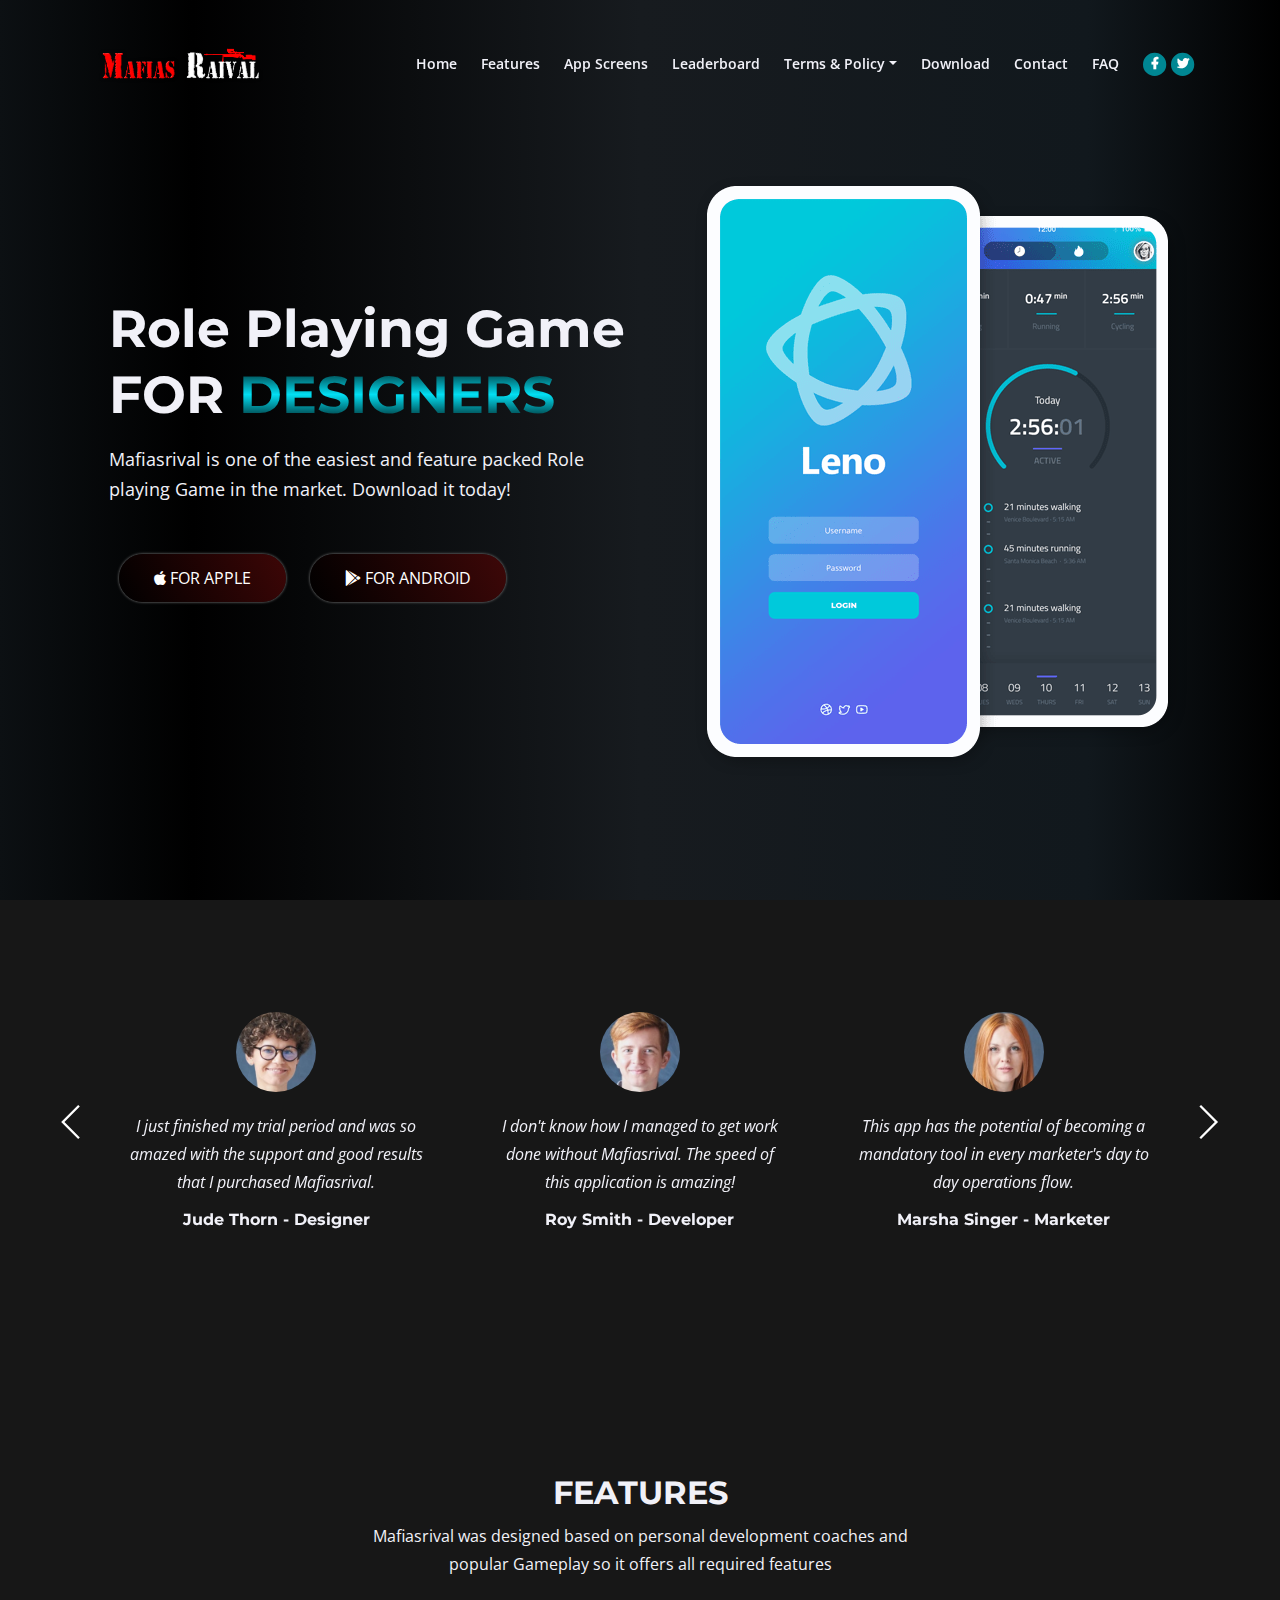
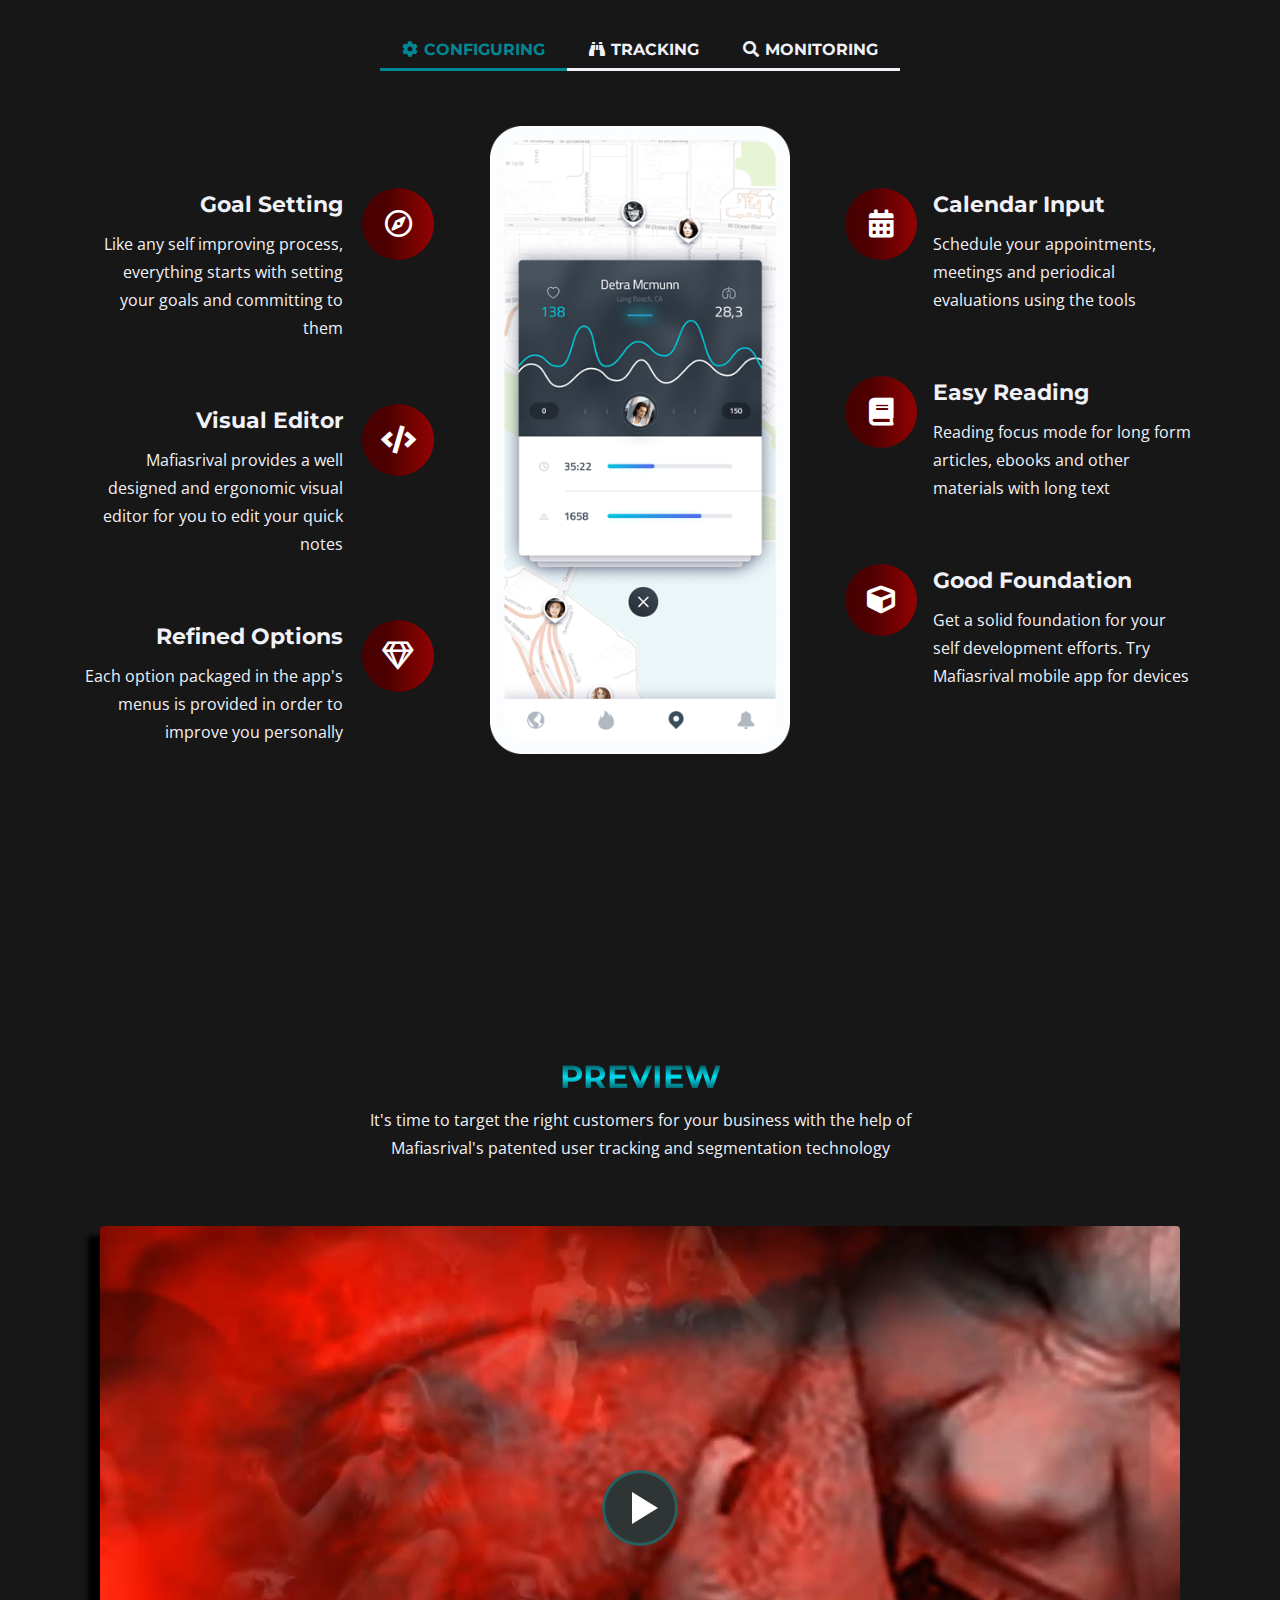
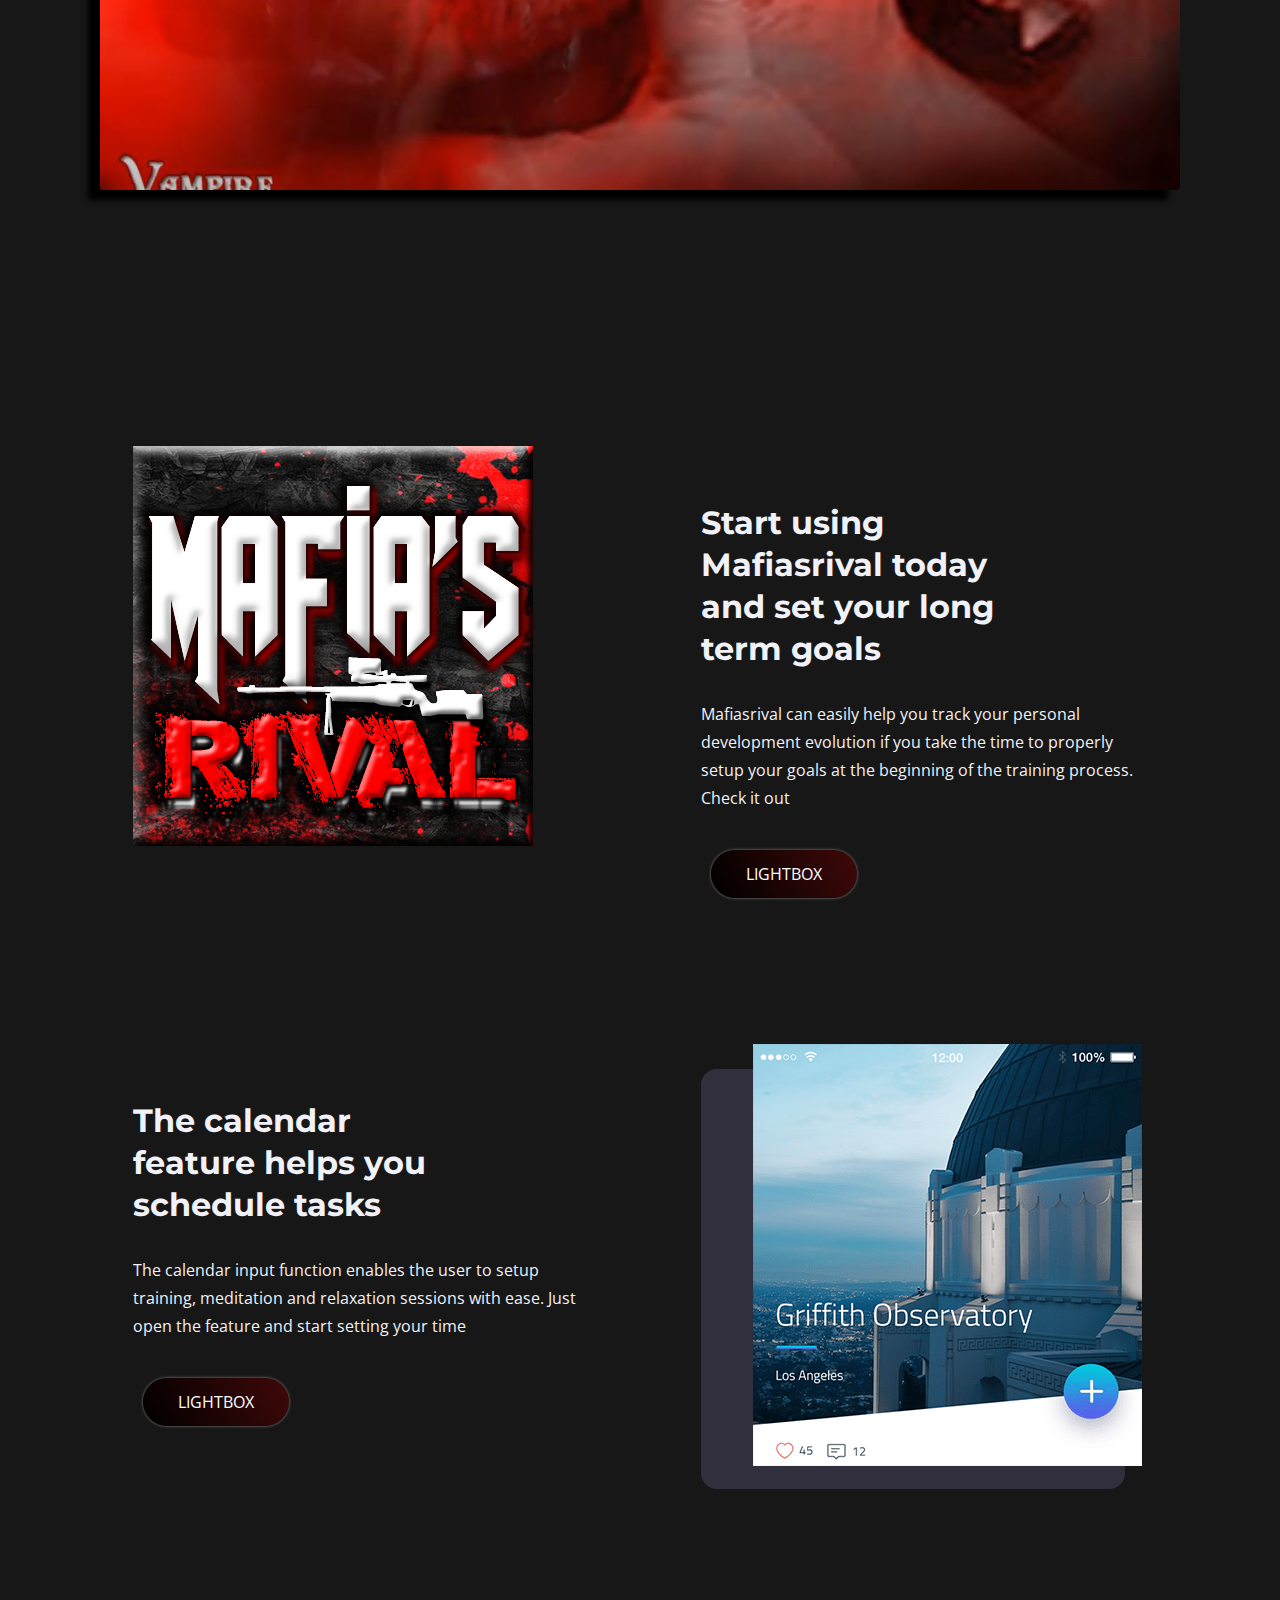
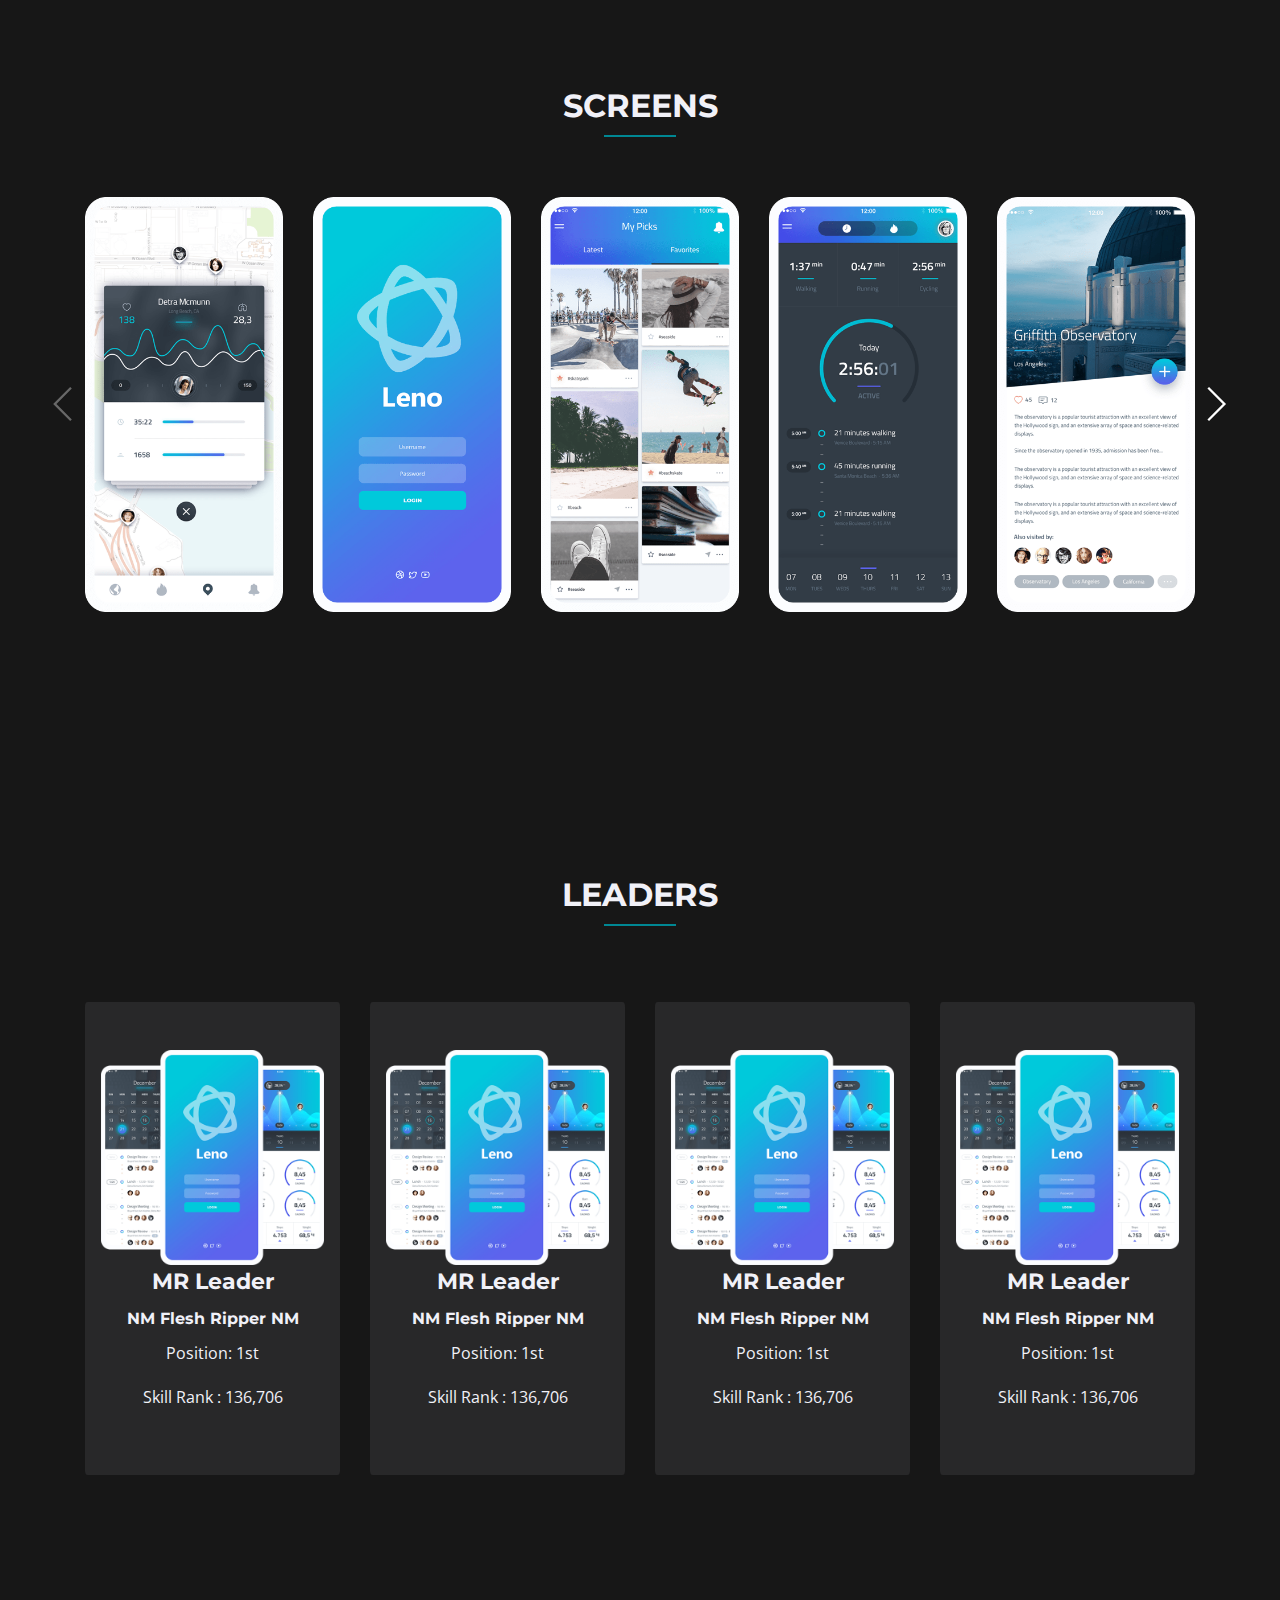
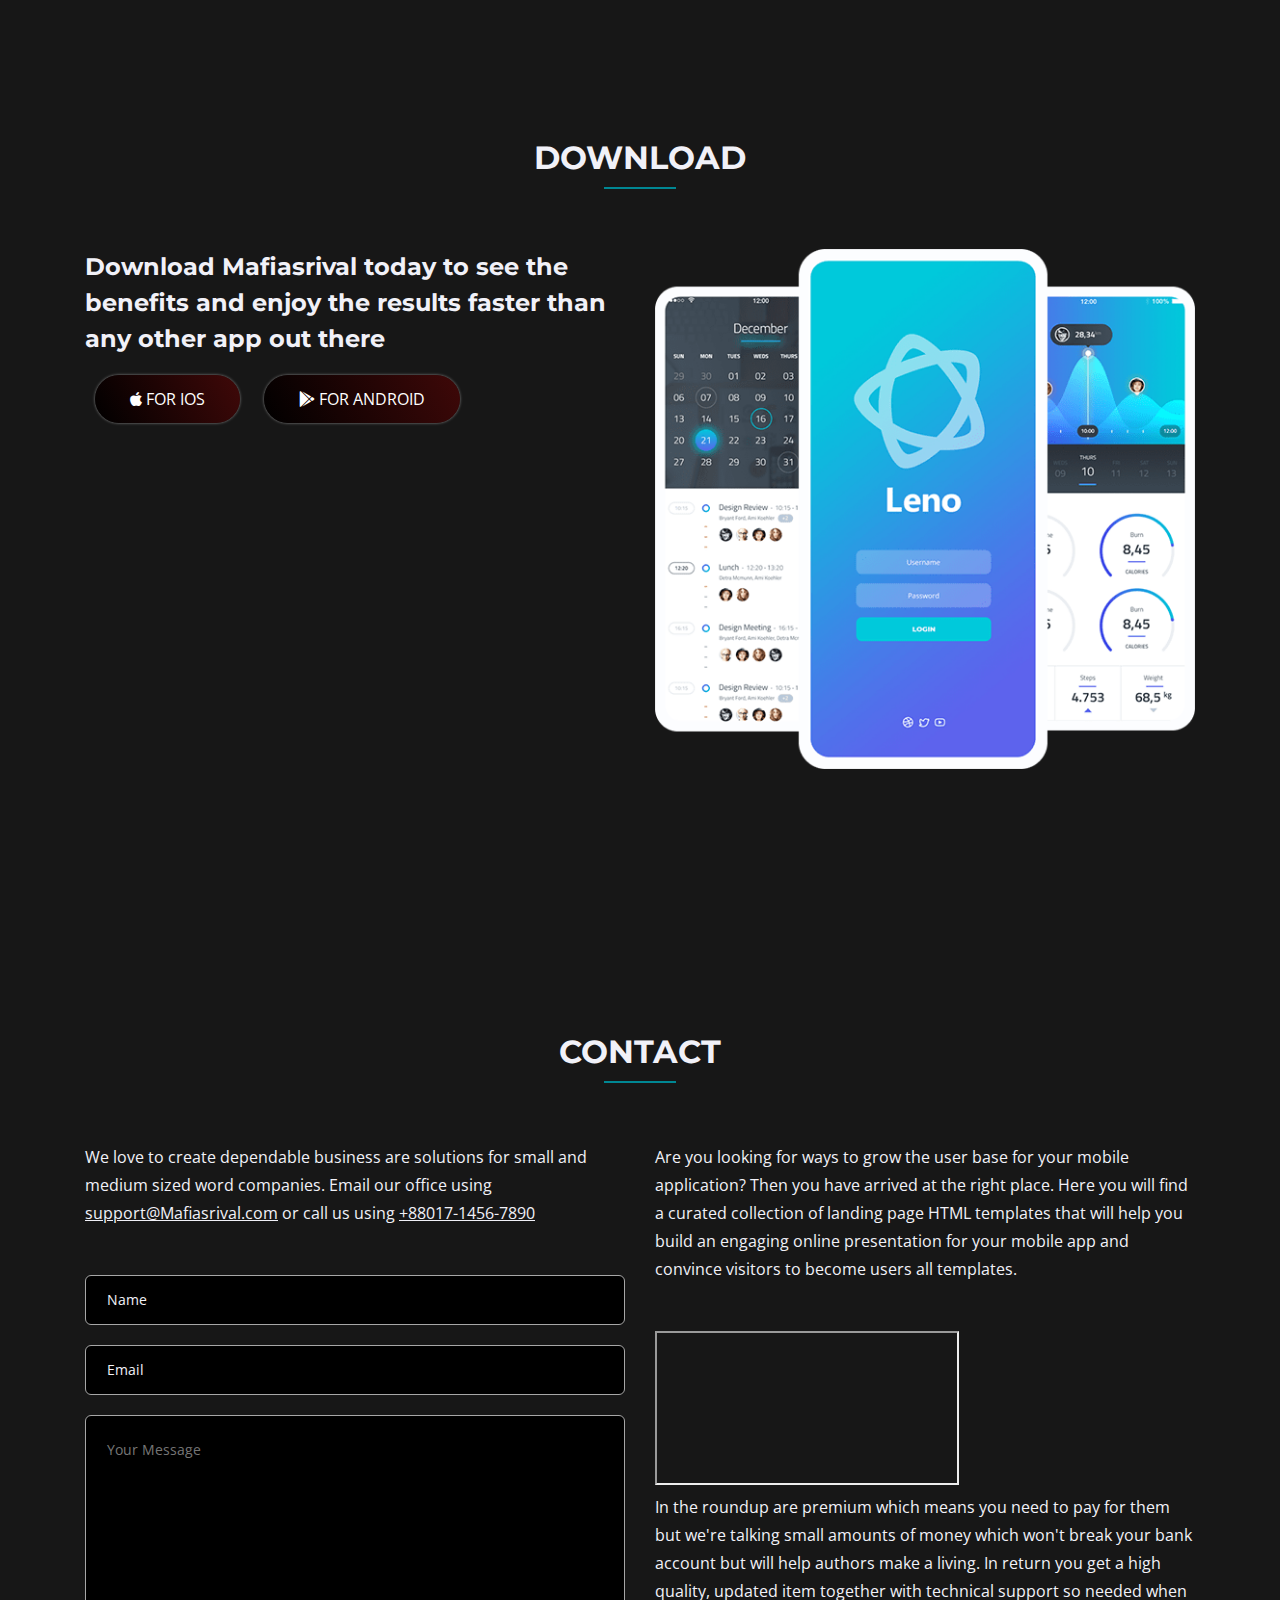
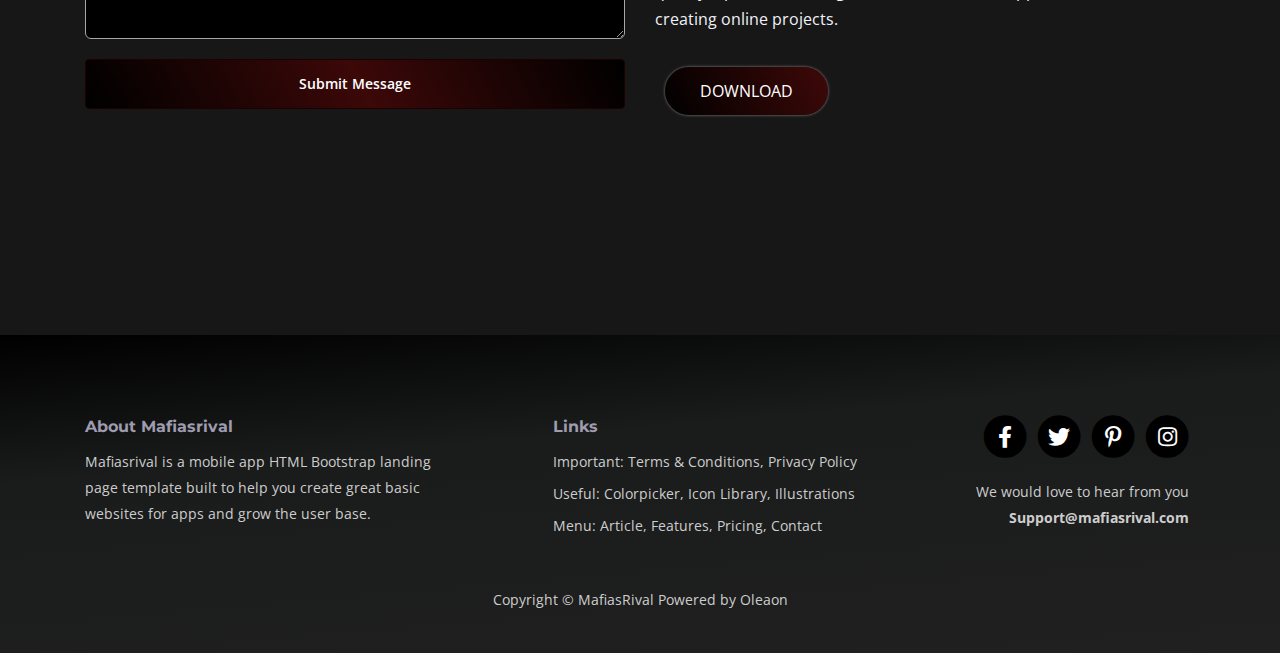
<file: index.html>
<!DOCTYPE html>
<html lang="en">

<head>
    <meta charset="utf-8">
    <meta name="viewport" content="width=device-width, initial-scale=1, shrink-to-fit=no">

    <!-- SEO Meta Tags -->
    <meta name="description"
        content="Mafiasrival is a mobile app landing page template made with HTML and Bootstrap to help you present mobile apps to the online audience and convince visitors to download from the app stores">
    <meta name="author" content="Inovatik">
    <!-- OG Meta Tags to improve the way the post looks when you share the page on LinkedIn, Facebook, Google+ -->
    <meta property="og:site_name" content="" /> <!-- website name -->
    <meta property="og:site" content="" /> <!-- website link -->
    <meta property="og:title" content="" /> <!-- title shown in the actual shared post -->
    <meta property="og:description" content="" /> <!-- description shown in the actual shared post -->
    <meta property="og:image" content="" /> <!-- image link, make sure it's jpg -->
    <meta property="og:url" content="" /> <!-- where do you want your post to link to -->
    <meta property="og:type" content="article" />
    <!-- Webpage Title -->
    <title>Mafias Rival</title>
    <!-- Styles -->
    <link href="https://fonts.googleapis.com/css2?family=Open+Sans:ital,wght@0,400;0,600;0,700;1,400&display=swap"
        rel="stylesheet">
    <link href="https://fonts.googleapis.com/css2?family=Montserrat:wght@700&display=swap" rel="stylesheet">
    <link href="css/bootstrap.css" rel="stylesheet">
    <link href="css/fontawesome-all.css" rel="stylesheet">
    <link href="css/swiper.css" rel="stylesheet">
    <link href="css/magnific-popup.css" rel="stylesheet">
    <link href="css/styles.css" rel="stylesheet">

    <!-- Favicon  -->
    <link rel="icon" href="images/logo.png">
</head>

<body data-spy="scroll" data-target=".fixed-top">
    <div id="preloader">
        <div id="container" class="container-preloader">
            <div class="animation-preloader">
                <div class="spinner"></div>
                <div class="txt-loading">
                    <span preloader-text="M" class="characters">M</span>
                    <span preloader-text="A" class="characters">A</span>
                    <span preloader-text="F" class="characters">F</span>
                    <span preloader-text="I" class="characters">I</span>
                    <span preloader-text="A" class="characters">A</span>
                    <span preloader-text="S" class="characters">S</span>
                    <span preloader-text="" class="characters"> </span>
                    <span preloader-text="R" class="characters">R</span>
                    <span preloader-text="I" class="characters">I</span>
                    <span preloader-text="V" class="characters">V</span>
                    <span preloader-text="A" class="characters">A</span>
                    <span preloader-text="L" class="characters">L</span>
                </div>
            </div>
            <div class="loader-section section-left"></div>
            <div class="loader-section section-right"></div>
        </div>
    </div>

    <!-- Navigation -->
    <nav class="navbar navbar-expand-lg fixed-top navbar-dark">
        <div class="container">
            <!-- Text Logo - Use this if you don't have a graphic logo -->
            <!-- <a class="navbar-brand logo-text page-scroll" href="index.html">Mafiasrival</a> -->

            <!-- Image Logo -->
            <a class="navbar-brand logo-image" href="index.html"><img src="images/MRLogo.png" alt="alternative"></a>

            <button class="navbar-toggler p-0 border-0" type="button" data-toggle="offcanvas">
                <span class="navbar-toggler-icon"></span>
            </button>

            <div class="navbar-collapse offcanvas-collapse" id="navbarsExampleDefault">
                <ul class="navbar-nav ml-auto text-nowrap">
                    <li class="nav-item">
                        <a class="nav-link page-scroll" href="#">Home <span class="sr-only">(current)</span></a>
                    </li>
                    <li class="nav-item">
                        <a class="nav-link page-scroll" href="#features">Features</a>
                    </li>
                    <li class="nav-item">
                        <a class="nav-link page-scroll " href="#screenshots">App Screens</a>
                    </li>
                    <li class="nav-item">
                        <a class="nav-link page-scroll" href="#leaderboard">Leaderboard</a>
                    </li>
                    <li class="nav-item dropdown">
                        <a class="nav-link dropdown-toggle" href="#" id="dropdown01" data-toggle="dropdown"
                            aria-haspopup="true" aria-expanded="false">Terms & Policy</a>
                        <div class="dropdown-menu" aria-labelledby="dropdown01">
                            <a class="dropdown-item page-scroll" href="terms.html">Terms Conditions</a>
                            <div class="dropdown-divider"></div>
                            <a class="dropdown-item page-scroll" href="privacy.html">Privacy Policy</a>
                        </div>
                    </li>

                    <li class="nav-item">
                        <a class="nav-link page-scroll" href="#download">Download</a>
                    </li>
                    <li class="nav-item">
                        <a class="nav-link page-scroll" href="#contact">Contact</a>
                    </li>
                    <li class="nav-item">
                        <a class="nav-link page-scroll" href="faq.html">FAQ</a>
                    </li>
                </ul>
                <span class="nav-item social-icons">
                    <span class="fa-stack">
                        <a href="#your-link">
                            <i class="fas fa-circle fa-stack-2x"></i>
                            <i class="fab fa-facebook-f fa-stack-1x"></i>
                        </a>
                    </span>
                    <span class="fa-stack">
                        <a href="#your-link">
                            <i class="fas fa-circle fa-stack-2x"></i>
                            <i class="fab fa-twitter fa-stack-1x"></i>
                        </a>
                    </span>
                </span>
            </div> <!-- end of navbar-collapse -->
        </div> <!-- end of container -->
    </nav> <!-- end of navbar -->
    <!-- end of navigation -->

    <!-- Header -->
    <header id="header" class="header">
        <div class="container">
            <div class="row">
                <div class="col-lg-6">
                    <div class="text-container">
                        <h1>Role Playing Game <br>FOR <span id="js-rotating" class="lineartext">DESIGNERS, MARKETERS,
                                DEVELOPERS</span></h1>
                        <p class="p-large">Mafiasrival is one of the easiest and feature packed Role playing Game in the
                            market. Download it today!</p>
                        <!--              <a class="btn-solid-lg" href="#your-link"><i class="fab fa-apple"></i>For Apple</a>
                        <a class="btn-grad" href="#your-link"><i class="fab fa-google-play"></i>For Android</a> -->
                        <a class="btn-blkred" href="#your-link"><i class="fab fa-apple"></i>&nbsp;For Apple</a>
                        <a class="btn-blkred" href="#your-link"><i class="fab fa-google-play"></i>&nbsp;For Android</a>
                        <!-- <a class="btn-blkrds" href="#your-link"><i class="fab fa-google-play"></i>For Android</a> -->
                        <!-- <a class="btn-blksd" href="#your-link"><i class="fab fa-google-play"></i>For Android</a> -->
                    </div> <!-- end of text-container -->
                </div> <!-- end of col -->
                <div class="col-lg-6">
                    <img class="img-fluid" src="images/header-smartphones.png" alt="alternative">
                    <!-- <img class="img-fluid w-50 rounded" src="images/frame.jpg" alt="alternative"> -->
                </div> <!-- end of col -->
            </div> <!-- end of row -->
        </div> <!-- end of container -->
    </header> <!-- end of header -->
    <!-- end of header -->


    <!-- Testimonials -->
    <div class="slider-1 ">
        <div class="container">
            <div class="row">
                <div class="col-lg-12">
                    <!-- Card Slider -->
                    <div class="slider-container">
                        <div class="swiper-container card-slider">
                            <div class="swiper-wrapper">
                                <!-- Slide -->
                                <div class="swiper-slide">
                                    <div class="card">
                                        <img class="card-image" src="images/testimonial-1.jpg" alt="alternative">
                                        <div class="card-body">
                                            <p class="testimonial-text">I just finished my trial period and was so
                                                amazed with the support and good results that I purchased Mafiasrival.
                                            </p>
                                            <p class="testimonial-author">Jude Thorn - Designer</p>
                                        </div>
                                    </div>
                                </div> <!-- end of swiper-slide -->
                                <!-- end of slide -->

                                <!-- Slide -->
                                <div class="swiper-slide">
                                    <div class="card">
                                        <img class="card-image" src="images/testimonial-2.jpg" alt="alternative">
                                        <div class="card-body">
                                            <p class="testimonial-text">I don't know how I managed to get work done
                                                without Mafiasrival. The speed of this application is amazing!</p>
                                            <p class="testimonial-author">Roy Smith - Developer</p>
                                        </div>
                                    </div>
                                </div> <!-- end of swiper-slide -->
                                <!-- end of slide -->

                                <!-- Slide -->
                                <div class="swiper-slide">
                                    <div class="card">
                                        <img class="card-image" src="images/testimonial-3.jpg" alt="alternative">
                                        <div class="card-body">
                                            <p class="testimonial-text">This app has the potential of becoming a
                                                mandatory tool in every marketer's day to day operations flow.</p>
                                            <p class="testimonial-author">Marsha Singer - Marketer</p>
                                        </div>
                                    </div>
                                </div> <!-- end of swiper-slide -->
                                <!-- end of slide -->

                                <!-- Slide -->
                                <div class="swiper-slide">
                                    <div class="card">
                                        <img class="card-image" src="images/testimonial-4.jpg" alt="alternative">
                                        <div class="card-body">
                                            <p class="testimonial-text">Searching for a great marketing automation app
                                                was difficult but thankfully I found Mafiasrival.</p>
                                            <p class="testimonial-author">Tim Shaw - Designer</p>
                                        </div>
                                    </div>
                                </div> <!-- end of swiper-slide -->
                                <!-- end of slide -->

                                <!-- Slide -->
                                <div class="swiper-slide">
                                    <div class="card">
                                        <img class="card-image" src="images/testimonial-5.jpg" alt="alternative">
                                        <div class="card-body">
                                            <p class="testimonial-text">Mafiasrival's support team is amazing. They've
                                                helped me with some issues and I am so grateful for their fast response.
                                            </p>
                                            <p class="testimonial-author">Lindsay Spice - Marketer</p>
                                        </div>
                                    </div>
                                </div> <!-- end of swiper-slide -->
                                <!-- end of slide -->

                                <!-- Slide -->
                                <div class="swiper-slide">
                                    <div class="card">
                                        <img class="card-image" src="images/testimonial-6.jpg" alt="alternative">
                                        <div class="card-body">
                                            <p class="testimonial-text">Who would have thought that Mafiasrival can
                                                provide such amazing results in just a few weeks with an easy learning
                                                curve.</p>
                                            <p class="testimonial-author">Ann Blake - Developer</p>
                                        </div>
                                    </div>
                                </div> <!-- end of swiper-slide -->
                                <!-- end of slide -->

                            </div> <!-- end of swiper-wrapper -->

                            <!-- Add Arrows -->
                            <div class="swiper-button-next"></div>
                            <div class="swiper-button-prev"></div>
                            <!-- end of add arrows -->

                        </div> <!-- end of swiper-container -->
                    </div> <!-- end of slider-container -->
                    <!-- end of card slider -->
                </div> <!-- end of col -->
            </div> <!-- end of row -->
        </div> <!-- end of container -->
    </div> <!-- end of slider-1 -->
    <!-- end of testimonials -->


    <!-- Features -->
    <div class="tabs" id="features">
        <div class="container">
            <div class="row">
                <div class="col-lg-12">
                    <h2 class="h2-heading">FEATURES</h2>
                    <div class="p-heading">Mafiasrival was designed based on personal development coaches and popular
                        Gameplay so it offers all required features</div>
                </div> <!-- end of col -->
            </div> <!-- end of row -->
            <div class="row">
                <!-- Tabs Links -->
                <ul class="nav nav-tabs" id="templateTabs" role="tablist">
                    <li class="nav-item">
                        <a class="nav-link active" id="nav-tab-1" data-toggle="tab" href="#tab-1" role="tab"
                            aria-controls="tab-1" aria-selected="true"><i class="fas fa-cog"></i>CONFIGURING</a>
                    </li>
                    <li class="nav-item">
                        <a class="nav-link" id="nav-tab-2" data-toggle="tab" href="#tab-2" role="tab"
                            aria-controls="tab-2" aria-selected="false"><i class="fas fa-binoculars"></i>TRACKING</a>
                    </li>
                    <li class="nav-item">
                        <a class="nav-link" id="nav-tab-3" data-toggle="tab" href="#tab-3" role="tab"
                            aria-controls="tab-3" aria-selected="false"><i class="fas fa-search"></i>MONITORING</a>
                    </li>
                </ul>
                <!-- end of tabs links -->


                <!-- Tabs Content-->
                <div class="tab-content" id="templateTabsContent">

                    <!-- Tab -->
                    <div class="tab-pane fade1 show active" id="tab-1" role="tabpanel" aria-labelledby="tab-1">
                        <div class="container">
                            <div class="row">

                                <!-- Icon Cards Pane -->
                                <div class="col-lg-4">
                                    <ul class="list-unstyled li-space-lg first">
                                        <li class="media">
                                            <span class="fa-stack">
                                                <i class="fas fa-circle fa-stack-2x"></i>
                                                <i class="far fa-compass fa-stack-1x"></i>
                                            </span>
                                            <div class="media-body">
                                                <h4>Goal Setting</h4>
                                                <p>Like any self improving process, everything starts with setting your
                                                    goals and committing to them</p>
                                            </div>
                                        </li>
                                        <li class="media">
                                            <span class="fa-stack">
                                                <i class="fas fa-circle fa-stack-2x"></i>
                                                <i class="fas fa-code fa-stack-1x"></i>
                                            </span>
                                            <div class="media-body">
                                                <h4>Visual Editor</h4>
                                                <p>Mafiasrival provides a well designed and ergonomic visual editor for
                                                    you to edit your quick notes</p>
                                            </div>
                                        </li>
                                        <li class="media">
                                            <span class="fa-stack">
                                                <i class="fas fa-circle fa-stack-2x"></i>
                                                <i class="far fa-gem fa-stack-1x"></i>
                                            </span>
                                            <div class="media-body">
                                                <h4>Refined Options</h4>
                                                <p>Each option packaged in the app's menus is provided in order to
                                                    improve you personally</p>
                                            </div>
                                        </li>
                                    </ul>
                                </div> <!-- end of col -->
                                <!-- end of icon cards pane -->

                                <!-- Image Pane -->
                                <div class="col-lg-4">
                                    <img class="img-fluid" src="images/features-smartphone-1.png" alt="alternative">
                                </div> <!-- end of col -->
                                <!-- end of image pane -->

                                <!-- Icon Cards Pane -->
                                <div class="col-lg-4">
                                    <ul class="list-unstyled li-space-lg">
                                        <li class="media">
                                            <span class="fa-stack">
                                                <i class="fas fa-circle fa-stack-2x"></i>
                                                <i class="fas fa-calendar-alt fa-stack-1x"></i>
                                            </span>
                                            <div class="media-body">
                                                <h4>Calendar Input</h4>
                                                <p>Schedule your appointments, meetings and periodical evaluations using
                                                    the tools</p>
                                            </div>
                                        </li>
                                        <li class="media">
                                            <span class="fa-stack">
                                                <i class="fas fa-circle fa-stack-2x"></i>
                                                <i class="fas fa-book fa-stack-1x"></i>
                                            </span>
                                            <div class="media-body">
                                                <h4>Easy Reading</h4>
                                                <p>Reading focus mode for long form articles, ebooks and other materials
                                                    with long text</p>
                                            </div>
                                        </li>
                                        <li class="media">
                                            <span class="fa-stack">
                                                <i class="fas fa-circle fa-stack-2x"></i>
                                                <i class="fas fa-cube fa-stack-1x"></i>
                                            </span>
                                            <div class="media-body">
                                                <h4>Good Foundation</h4>
                                                <p>Get a solid foundation for your self development efforts. Try
                                                    Mafiasrival mobile app for devices</p>
                                            </div>
                                        </li>
                                    </ul>
                                </div> <!-- end of col -->
                                <!-- end of icon cards pane -->

                            </div> <!-- end of row -->
                        </div> <!-- end of container -->
                    </div> <!-- end of tab-pane -->
                    <!-- end of tab -->

                    <!-- Tab -->
                    <div class="tab-pane fade" id="tab-2" role="tabpanel" aria-labelledby="tab-2">
                        <div class="container">
                            <div class="row">

                                <!-- Image Pane -->
                                <div class="col-lg-4">
                                    <img class="img-fluid" src="images/features-smartphone-2.png" alt="alternative">
                                </div> <!-- end of col -->
                                <!-- end of image pane -->
                                <!-- Text And Icon Cards Area -->
                                <div class="col-lg-8">
                                    <h3>Track Result Based On Your</h3>
                                    <p class="sub-heading">After you've configured the app and settled on the data
                                        gathering techniques you can start the information trackers and begin collecting
                                        those long awaited interesting details.</p>
                                    <ul class="list-unstyled li-space-lg first">
                                        <li class="media">
                                            <span class="fa-stack">
                                                <i class="fas fa-circle fa-stack-2x"></i>
                                                <i class="fas fa-cube fa-stack-1x"></i>
                                            </span>
                                            <div class="media-body">
                                                <h4>Good Foundation</h4>
                                                <p>Get a solid foundation for your self development efforts. Try
                                                    Mafiasrival mobile app now</p>
                                            </div>
                                        </li>
                                        <li class="media">
                                            <span class="fa-stack">
                                                <i class="fas fa-circle fa-stack-2x"></i>
                                                <i class="fas fa-book fa-stack-1x"></i>
                                            </span>
                                            <div class="media-body">
                                                <h4>Easy Reading</h4>
                                                <p>Reading focus mode for long form articles, ebooks and other materials
                                                    with long text</p>
                                            </div>
                                        </li>
                                        <li class="media">
                                            <span class="fa-stack">
                                                <i class="fas fa-circle fa-stack-2x"></i>
                                                <i class="far fa-compass fa-stack-1x"></i>
                                            </span>
                                            <div class="media-body">
                                                <h4>Goal Setting</h4>
                                                <p>Like any self improving process, everything starts with setting goals
                                                    and comiting</p>
                                            </div>
                                        </li>
                                    </ul>
                                    <ul class="list-unstyled li-space-lg">
                                        <li class="media">
                                            <span class="fa-stack">
                                                <i class="fas fa-circle fa-stack-2x"></i>
                                                <i class="fas fa-calendar-alt fa-stack-1x"></i>
                                            </span>
                                            <div class="media-body">
                                                <h4>Calendar Input</h4>
                                                <p>Schedule your appointments, meetings and periodical evaluations using
                                                    the tools</p>
                                            </div>
                                        </li>
                                        <li class="media">
                                            <span class="fa-stack">
                                                <i class="fas fa-circle fa-stack-2x"></i>
                                                <i class="fas fa-code fa-stack-1x"></i>
                                            </span>
                                            <div class="media-body">
                                                <h4>Visual Editor</h4>
                                                <p>Mafiasrival provides a well designed and ergonomic visual editor for
                                                    you to edit your notes</p>
                                            </div>
                                        </li>
                                        <li class="media">
                                            <span class="fa-stack">
                                                <i class="fas fa-circle fa-stack-2x"></i>
                                                <i class="far fa-gem fa-stack-1x"></i>
                                            </span>
                                            <div class="media-body">
                                                <h4>Refined Options</h4>
                                                <p>Each option packaged in the app's menus is provided in order to
                                                    improve you personally</p>
                                            </div>
                                        </li>
                                    </ul>
                                </div> <!-- end of col -->
                                <!-- end of text and icon cards area -->
                            </div> <!-- end of row -->
                        </div> <!-- end of container -->
                    </div> <!-- end of tab-pane -->
                    <!-- end of tab -->

                    <!-- Tab -->
                    <div class="tab-pane fade" id="tab-3" role="tabpanel" aria-labelledby="tab-3">
                        <div class="container">
                            <div class="row">
                                <!-- Text And Icon Cards Area -->
                                <div class="col-lg-8">
                                    <ul class="list-unstyled li-space-lg first">
                                        <li class="media">
                                            <span class="fa-stack">
                                                <i class="fas fa-circle fa-stack-2x"></i>
                                                <i class="fas fa-cube fa-stack-1x"></i>
                                            </span>
                                            <div class="media-body">
                                                <h4>Good Foundation</h4>
                                                <p>Get a solid foundation for your self development efforts. Try
                                                    Mafiasrival mobile app today</p>
                                            </div>
                                        </li>
                                        <li class="media">
                                            <span class="fa-stack">
                                                <i class="fas fa-circle fa-stack-2x"></i>
                                                <i class="fas fa-book fa-stack-1x"></i>
                                            </span>
                                            <div class="media-body">
                                                <h4>Easy Reading</h4>
                                                <p>Reading focus mode for long form articles, ebooks and other materials
                                                    with long text</p>
                                            </div>
                                        </li>
                                        <li class="media">
                                            <span class="fa-stack">
                                                <i class="fas fa-circle fa-stack-2x"></i>
                                                <i class="far fa-compass fa-stack-1x"></i>
                                            </span>
                                            <div class="media-body">
                                                <h4>Goal Setting</h4>
                                                <p>Like any self improving process, everything starts with setting your
                                                    goals and comiting</p>
                                            </div>
                                        </li>
                                    </ul>
                                    <ul class="list-unstyled li-space-lg">
                                        <li class="media">
                                            <span class="fa-stack">
                                                <i class="fas fa-circle fa-stack-2x"></i>
                                                <i class="fas fa-calendar-alt fa-stack-1x"></i>
                                            </span>
                                            <div class="media-body">
                                                <h4>Calendar Input</h4>
                                                <p>Schedule your appointments, meetings and periodical evaluations using
                                                    the tools</p>
                                            </div>
                                        </li>
                                        <li class="media">
                                            <span class="fa-stack">
                                                <i class="fas fa-circle fa-stack-2x"></i>
                                                <i class="fas fa-code fa-stack-1x"></i>
                                            </span>
                                            <div class="media-body">
                                                <h4>Visual Editor</h4>
                                                <p>Mafiasrival provides a well designed and ergonomic visual editor for
                                                    you to edit your notes</p>
                                            </div>
                                        </li>
                                        <li class="media">
                                            <span class="fa-stack">
                                                <i class="fas fa-circle fa-stack-2x"></i>
                                                <i class="far fa-gem fa-stack-1x"></i>
                                            </span>
                                            <div class="media-body">
                                                <h4>Refined Options</h4>
                                                <p>Each option packaged in the app's menus is provided in order to
                                                    improve you personally</p>
                                            </div>
                                        </li>
                                    </ul>
                                    <h3>Monitoring Tools Evaluation</h3>
                                    <p class="sub-heading">Monitor the evolution of your finances and health state using
                                        tools integrated in Mafiasrival. The generated real time reports can be filtered
                                        based on any desired criteria.</p>
                                </div> <!-- end of col -->
                                <!-- end of text and icon cards area -->

                                <!-- Image Pane -->
                                <div class="col-lg-4">
                                    <img class="img-fluid" src="images/features-smartphone-3.png" alt="alternative">
                                </div> <!-- end of col -->
                                <!-- end of image pane -->
                            </div> <!-- end of row -->
                        </div> <!-- end of container -->
                    </div><!-- end of tab-pane -->
                    <!-- end of tab -->
                </div> <!-- end of tab-content -->
                <!-- end of tabs content -->

            </div> <!-- end of row -->
        </div> <!-- end of container -->
    </div> <!-- end of tabs -->
    <!-- end of features -->
    <!-- Video -->
    <div class="basic-1">
        <div class="container">
            <div class="row">
                <div class="col-lg-12">
                    <h2 class="h2-heading lineartext">PREVIEW</h2>
                    <div class="p-heading">It's time to target the right customers for your business with the help of
                        Mafiasrival's patented user tracking and segmentation technology</div>
                </div> <!-- end of col -->
            </div> <!-- end of row -->
            <div class="row">
                <div class="col-lg-12">
                    <!-- Video Preview -->
                    <div class="container">
                        <!-- image-container -->
                        <div class="video-wrapper">
                            <a class="popup-youtube" href="https://www.youtube.com/watch?v=cusBgHvB1ps&t=2s"
                                data-effect="fadeIn">
                                <img class="img-fluid rounded" src="images/video-frame.jpg" alt="alternative">
                                <span class="video-play-button">
                                    <span></span>
                                </span>
                            </a>
                        </div> <!-- end of video-wrapper -->
                    </div> <!-- end of image-container -->
                    <!-- end of video preview -->
                </div> <!-- end of col -->
            </div> <!-- end of row -->
        </div> <!-- end of container -->
    </div> <!-- end of basic-1 -->
    <!-- end of video -->


    <!-- Details 1 -->
    <div class="basic-2">
        <div class="container">
            <div class="row">
                <div class="col-lg-6">
                    <div class="image-container">
                        <img class="img-fluid" src="images/logo.png" alt="alternative">
                    </div> <!-- end of image-container -->
                </div> <!-- end of col -->
                <div class="col-lg-6">
                    <div class="text-container">
                        <h2>Start using Mafiasrival today and set your long term goals</h2>
                        <p>Mafiasrival can easily help you track your personal development evolution if you take the
                            time to properly setup your goals at the beginning of the training process. Check it out</p>
                        <a class="btn-blkred popup-with-move-anim" href="#details-1-lightbox">Lightbox</a>
                    </div> <!-- end of text-container -->
                </div> <!-- end of col -->
            </div> <!-- end of row -->
        </div> <!-- end of container -->
    </div> <!-- end of basic-2 -->
    <!-- end of details 1 -->


    <!-- Details 1 Lightbox -->
    <!-- Lightbox -->
    <div id="details-1-lightbox" class="lightbox-basic zoom-anim-dialog mfp-hide">
        <div class="row">
            <button title="Close (Esc)" type="button" class="mfp-close x-button">×</button>
            <div class="col-lg-8">
                <div class="image-container">
                    <img class="img-fluid" src="images/details-1-lightbox.jpg" alt="alternative">
                </div> <!-- end of image-container -->
            </div> <!-- end of col -->
            <div class="col-lg-4">
                <h3>Goals Setting</h3>
                <hr>
                <p>The app can easily help you track your personal development evolution if you take the time to set it
                    up.</p>
                <h4>User Feedback</h4>
                <p>This is a great app which can help you save time and make your live easier. And it will help improve
                    your productivity.</p>
                <ul class="list-unstyled li-space-lg">
                    <li class="media">
                        <i class="fas fa-check"></i>
                        <div class="media-body">Splash screen panel</div>
                    </li>
                    <li class="media">
                        <i class="fas fa-check"></i>
                        <div class="media-body">Statistics graph report</div>
                    </li>
                    <li class="media">
                        <i class="fas fa-check"></i>
                        <div class="media-body">Events calendar layout</div>
                    </li>
                    <li class="media">
                        <i class="fas fa-check"></i>
                        <div class="media-body">Location details screen</div>
                    </li>
                    <li class="media">
                        <i class="fas fa-check"></i>
                        <div class="media-body">Onboarding steps interface</div>
                    </li>
                </ul>
                <a class="btn-solid-reg mfp-close page-scroll" href="#header">Download</a> <button
                    class="btn-outline-reg mfp-close as-button" type="button">Back</button>
            </div> <!-- end of col -->
        </div> <!-- end of row -->
    </div> <!-- end of lightbox-basic -->
    <!-- end of lightbox -->
    <!-- end of details 1 lightbox -->


    <!-- Details 2 -->
    <div class="basic-3 ">
        <div class="container">
            <div class="row">
                <div class="col-lg-6">
                    <div class="text-container">
                        <h2>The calendar feature helps you schedule tasks</h2>
                        <p>The calendar input function enables the user to setup training, meditation and relaxation
                            sessions with ease. Just open the feature and start setting your time</p>
                        <a class="btn-blkred popup-with-move-anim" href="#details-1-lightbox">Lightbox</a>
                        <!-- btn-solid-reg -->
                    </div> <!-- end of text-container -->
                </div> <!-- end of col -->
                <div class="col-lg-6">
                    <div class="image-container">
                        <img class="img-fluid" src="images/details-2.png" alt="alternative">
                    </div> <!-- end of image-container -->
                </div> <!-- end of col -->
            </div> <!-- end of row -->
        </div> <!-- end of container -->
    </div> <!-- end of basic-3 -->
    <!-- end of details 2 -->


    <!-- Statistics -->
    <!--     <div class="counter">
        <div class="container">
            <div class="row">
                <div class="col-lg-12">
                    <div id="counter">
                        <div class="cell">
                            <i class="fas fa-users"></i>
                            <div class="counter-value number-count" data-count="231">1</div>
                            <p class="counter-info p-small">Happy Customers</p>
                        </div>
                        <div class="cell">
                            <i class="fas fa-code green"></i>
                            <div class="counter-value number-count" data-count="385">1</div>
                            <p class="counter-info p-small">Good Reviews</p>
                        </div>
                        <div class="cell">
                            <i class="fas fa-cog red"></i>
                            <div class="counter-value number-count" data-count="159">1</div>
                            <p class="counter-info p-small">Press Articles</p>
                        </div>
                        <div class="cell">
                            <i class="fas fa-comments yellow"></i>
                            <div class="counter-value number-count" data-count="127">1</div>
                            <p class="counter-info p-small">Solved Issues</p>
                        </div>
                        <div class="cell">
                            <i class="fas fa-rocket blue"></i>
                            <div class="counter-value number-count" data-count="211">1</div>
                            <p class="counter-info p-small">Future Updates</p>
                        </div>
                    </div>
                  
                </div> 
            </div> 
        </div> 
    </div>  -->
    <!-- end of statistics -->


    <!-- Screenshots -->
    <div class="slider-2" id="screenshots">
        <div class="container">
            <div class="row">
                <div class="col-lg-12">
                    <h2 class="h2-heading">SCREENS</h2>
                    <hr class="hr-heading">
                </div> <!-- end of col -->
            </div> <!-- end of row -->
            <div class="row">
                <div class="col-lg-12">
                    <!-- Image Slider -->
                    <div class="slider-container">
                        <div class="swiper-container image-slider">
                            <div class="swiper-wrapper">
                                <!-- Slide -->
                                <div class="swiper-slide">
                                    <a href="images/screenshot-1.png" class="popup-link" data-effect="fadeIn">
                                        <img class="img-fluid" src="images/screenshot-1.png" alt="alternative">
                                    </a>
                                </div>
                                <!-- end of slide -->
                                <!-- Slide -->
                                <div class="swiper-slide">
                                    <a href="images/screenshot-2.png" class="popup-link" data-effect="fadeIn">
                                        <img class="img-fluid" src="images/screenshot-2.png" alt="alternative">
                                    </a>
                                </div>
                                <!-- end of slide -->
                                <!-- Slide -->
                                <div class="swiper-slide">
                                    <a href="images/screenshot-3.png" class="popup-link" data-effect="fadeIn">
                                        <img class="img-fluid" src="images/screenshot-3.png" alt="alternative">
                                    </a>
                                </div>
                                <!-- end of slide -->
                                <!-- Slide -->
                                <div class="swiper-slide">
                                    <a href="images/screenshot-4.png" class="popup-link" data-effect="fadeIn">
                                        <img class="img-fluid" src="images/screenshot-4.png" alt="alternative">
                                    </a>
                                </div>
                                <!-- end of slide -->
                                <!-- Slide -->
                                <div class="swiper-slide">
                                    <a href="images/screenshot-5.png" class="popup-link" data-effect="fadeIn">
                                        <img class="img-fluid" src="images/screenshot-5.png" alt="alternative">
                                    </a>
                                </div>
                                <!-- end of slide -->
                                <!-- Slide -->
                                <div class="swiper-slide">
                                    <a href="images/screenshot-6.png" class="popup-link" data-effect="fadeIn">
                                        <img class="img-fluid" src="images/screenshot-6.png" alt="alternative">
                                    </a>
                                </div>
                                <!-- end of slide -->
                                <!-- Slide -->
                                <div class="swiper-slide">
                                    <a href="images/screenshot-7.png" class="popup-link" data-effect="fadeIn">
                                        <img class="img-fluid" src="images/screenshot-7.png" alt="alternative">
                                    </a>
                                </div>
                                <!-- end of slide -->
                                <!-- Slide -->
                                <div class="swiper-slide">
                                    <a href="images/screenshot-8.png" class="popup-link" data-effect="fadeIn">
                                        <img class="img-fluid" src="images/screenshot-8.png" alt="alternative">
                                    </a>
                                </div>
                                <!-- end of slide -->
                                <!-- Slide -->
                                <div class="swiper-slide">
                                    <a href="images/screenshot-9.png" class="popup-link" data-effect="fadeIn">
                                        <img class="img-fluid" src="images/screenshot-9.png" alt="alternative">
                                    </a>
                                </div>
                                <!-- end of slide -->
                                <!-- Slide -->
                                <div class="swiper-slide">
                                    <a href="images/screenshot-10.png" class="popup-link" data-effect="fadeIn">
                                        <img class="img-fluid" src="images/screenshot-10.png" alt="alternative">
                                    </a>
                                </div>
                                <!-- end of slide -->
                            </div> <!-- end of swiper-wrapper -->
                            <!-- Add Arrows -->
                            <div class="swiper-button-next"></div>
                            <div class="swiper-button-prev"></div>
                            <!-- end of add arrows -->
                        </div> <!-- end of swiper-container -->
                    </div> <!-- end of slider-container -->
                    <!-- end of image slider -->
                </div> <!-- end of col -->
            </div> <!-- end of row -->
        </div> <!-- end of container -->
    </div> <!-- end of slider-2 -->
    <!-- end of screenshots -->


    <!-- Leaderboard -->
    <div class="slider-2" id="leaderboard">
        <div class="container">
            <div class="row">
                <div class="col-lg-12">
                    <h2 class="h2-heading">LEADERS</h2>
                    <hr class="hr-heading">
                </div> <!-- end of col -->
            </div> <!-- end of row -->
            <div class="row">
                <div class="col-lg-3 col-md-6 col-sm-6 col-xs-12 mt-3">
                    <div class="image-lboard py-5 " id="limage">
                        <a target="_blank" href="images/download.png">
                            <img class="img-fluid  px-3" src="images/download.png" alt="alternative">
                        </a>
                        <div class="leader-details">
                            <div class="team-inner">
                                <h4 class="team-title">MR Leader</h4>
                                <h6 class="team-title">NM Flesh Ripper NM</h6>
                                <p>Position:<spacer> 1st</spacer>
                                </p>
                                <p>Skill Rank : 136,706</p>
                            </div>
                        </div>
                    </div> <!-- end of image-container -->
                </div> <!-- end of col -->
                <div class="col-lg-3 col-md-6 col-sm-6 col-xs-12 mt-3">
                    <div class="image-lboard py-5 " id="limage">
                        <a target="_blank" href="images/download.png">
                            <img class="img-fluid  px-3" src="images/download.png" alt="alternative">
                        </a>
                        <div class="leader-details">
                            <div class="team-inner">
                                <h4 class="team-title">MR Leader</h4>
                                <h6 class="team-title">NM Flesh Ripper NM</h6>
                                <p>Position:<spacer> 1st</spacer>
                                </p>
                                <p>Skill Rank : 136,706</p>
                            </div>
                        </div>
                    </div> <!-- end of image-container -->
                </div> <!-- end of col -->
                <div class="col-lg-3 col-md-6 col-sm-6 col-xs-12 mt-3">
                    <div class="image-lboard py-5 " id="limage">
                        <a target="_blank" href="images/download.png">
                            <img class="img-fluid  px-3" src="images/download.png" alt="alternative">
                        </a>
                        <div class="leader-details">
                            <div class="team-inner">
                                <h4 class="team-title">MR Leader</h4>
                                <h6 class="team-title">NM Flesh Ripper NM</h6>
                                <p>Position:<spacer> 1st</spacer>
                                </p>
                                <p>Skill Rank : 136,706</p>
                            </div>
                        </div>
                    </div> <!-- end of image-container -->
                </div> <!-- end of col -->
                <div class="col-lg-3 col-md-6 col-sm-6 col-xs-12 mt-3">
                    <div class="image-lboard py-5 " id="limage">
                        <a target="_blank" href="images/download.png">
                            <img class="img-fluid  px-3" src="images/download.png" alt="alternative">
                        </a>
                        <div class="leader-details">
                            <div class="team-inner">
                                <h4 class="team-title">MR Leader</h4>
                                <h6 class="team-title">NM Flesh Ripper NM</h6>
                                <p>Position:<spacer> 1st</spacer>
                                </p>
                                <p>Skill Rank : 136,706</p>
                            </div>
                        </div>
                    </div> <!-- end of image-container -->
                </div> <!-- end of col -->
            </div> <!-- end of row -->
        </div> <!-- end of container -->
    </div> <!-- end of slider-2 -->
    <!-- end of Leaderboard -->

    <!-- Download -->
    <div class="slider-2" id="download">
        <div class="container">
            <div class="row">
                <div class="col-lg-12">
                    <h2 class="h2-heading">DOWNLOAD</h2>
                    <hr class="hr-heading">
                </div> <!-- end of col -->
            </div> <!-- end of row -->
            <div class="row">
                <div class="col-lg-6 mb-4">
                    <div class="text-container">
                        <h3>Download Mafiasrival today to see the benefits and enjoy the results faster than any other
                            app out there</h3>
                        <a class="btn-blkred" href="#your-link"><i class="fab fa-apple"></i>&nbsp;For iOS</a>
                        <a class="btn-blkred" href="#your-link"><i class="fab fa-google-play"></i>&nbsp;For Android</a>
                        <!-- <a class="btn-solid-lg" href="#your-link"><i class="fab fa-google-play"></i>For Android</a> -->
                    </div> <!-- end of text-container -->
                </div> <!-- end of col -->
                <div class="col-lg-6">
                    <div class="image-container">
                        <img class="img-fluid" src="images/download.png" alt="alternative">
                    </div> <!-- end of image-container -->
                </div> <!-- end of col -->
            </div> <!-- end of row -->
        </div> <!-- end of container -->
    </div> <!-- end of basic-4 -->
    <!-- end of download -->

    <!-- Contact -->
    <div class="slider-2" id="contact">
        <div class="container">
            <div class="row">
                <div class="col-lg-12">
                    <h2 class="h2-heading">CONTACT</h2>
                    <hr class="hr-heading">
                </div> <!-- end of col -->
            </div> <!-- end of row -->
            <div class="row">
                <div class="col-lg-6 col-sm-12 ">
                    <p class="mb-5">We love to create dependable business are solutions for small and medium sized word
                        companies. Email our office using <a
                            href="mailto:support@Mafiasrival.com">support@Mafiasrival.com</a> or call us using <a
                            href="tel:123-456-7890">+88017-1456-7890</a></p>

                    <!-- Contact Form -->
                    <form id="contactForm" class="mb-6" data-toggle="validator" data-focus="false">
                        <div class="form-group">
                            <input type="text" class="form-control-input" id="cname" required>
                            <label class="label-control" for="cname">Name</label>
                            <div class="help-block with-errors"></div>
                        </div>
                        <div class="form-group">
                            <input type="email" class="form-control-input" id="cemail" required>
                            <label class="label-control" for="cemail">Email</label>
                            <div class="help-block with-errors"></div>
                        </div>
                        <div class="form-group">
                            <textarea class="form-control-textarea" id="cmessage" placeholder="Your Message"
                                required></textarea>
                            <!--  <label class="label-control" for="cmessage">Your message</label> -->
                            <div class="help-block with-errors"></div>
                        </div>
                        <div class="form-group">
                            <button type="submit" class=" form-control-submit-button rounded">Submit Message</button>
                            <!-- btn-grad -->
                        </div>
                        <div class="form-message">
                            <div id="cmsgSubmit" class="h3 text-center hidden"></div>
                        </div>
                    </form>
                    <!-- end of contact form -->
                </div>

                <div class="col-lg-6 col-sm-12">
                    <p class="mb-5">Are you looking for ways to grow the user base for your mobile application? Then you
                        have arrived at the right place. Here you will find a curated collection of landing page HTML
                        templates that will help you build an engaging online presentation for your mobile app and
                        convince visitors to become users all templates.</p>
                    <div class="map-responsive">
                        <iframe src="https://maps.google.com/maps?q=bel%20tower&t=&z=17&ie=UTF8&iwloc=&output=embed"
                            allowfullscreen></iframe>
                    </div>

                    <p class="mb-4">In the roundup are premium which means you need to pay for them but we're talking
                        small amounts of money which won't break your bank account but will help authors make a living.
                        In return you get a high quality, updated item together with technical support so needed when
                        creating online projects.</p>
                    <a class="btn-blkred mb-6" href="index.html">Download</a><!-- btn-solid-reg btn-grad -->
                </div> <!-- end of col -->
            </div> <!-- end of row -->
        </div> <!-- end of container -->
    </div> <!-- end of slider-2 -->
    <!-- end of Contact -->


    <!-- Footer -->
    <div class="footer">
        <div class="container">
            <div class="row">
                <div class="col-lg-12">
                    <div class="footer-col first">
                        <h6>About Mafiasrival</h6>
                        <p class="p-small">Mafiasrival is a mobile app HTML Bootstrap landing page template built to
                            help you create great basic websites for apps and grow the user base.</p>
                    </div> <!-- end of footer-col -->
                    <div class="footer-col second">
                        <h6>Links</h6>
                        <ul class="list-unstyled li-space-lg p-small">
                            <li>Important: <a href="terms.html">Terms & Conditions</a>, <a href="privacy.html">Privacy
                                    Policy</a></li>
                            <li>Useful: <a href="#">Colorpicker</a>, <a href="#">Icon Library</a>, <a
                                    href="#">Illustrations</a></li>
                            <li>Menu: <a href="article.html">Article</a>, <a href="features.html">Features</a>, <a
                                    href="pricing.html">Pricing</a>, <a href="contact.html">Contact</a></li>
                        </ul>
                    </div> <!-- end of footer-col -->
                    <div class="footer-col third">
                        <span class="fa-stack">
                            <a href="#your-link">
                                <i class="fas fa-circle fa-stack-2x"></i>
                                <i class="fab fa-facebook-f fa-stack-1x"></i>
                            </a>
                        </span>
                        <span class="fa-stack">
                            <a href="#your-link">
                                <i class="fas fa-circle fa-stack-2x"></i>
                                <i class="fab fa-twitter fa-stack-1x"></i>
                            </a>
                        </span>
                        <span class="fa-stack">
                            <a href="#your-link">
                                <i class="fas fa-circle fa-stack-2x"></i>
                                <i class="fab fa-pinterest-p fa-stack-1x"></i>
                            </a>
                        </span>
                        <span class="fa-stack">
                            <a href="#your-link">
                                <i class="fas fa-circle fa-stack-2x"></i>
                                <i class="fab fa-instagram fa-stack-1x"></i>
                            </a>
                        </span>
                        <p class="p-small">We would love to hear from you <a
                                href="mailto:support@Mafiasrival.com"><strong>Support@mafiasrival.com</strong></a></p>
                    </div> <!-- end of footer-col -->
                </div> <!-- end of col -->
            </div> <!-- end of row -->
        </div> <!-- end of container -->

        <!-- Copyright -->
        <div class="copyright">
            <div class="container">
                <div class="row">
                    <div class="col-lg-12">
                        <p class="p-small">Copyright © <a href="https://mafiasrival.com">MafiasRival</a>&nbsp;Powered by
                            Oleaon</p>
                    </div> <!-- end of col -->
                </div> <!-- enf of row -->
            </div> <!-- end of container -->
        </div> <!-- end of copyright -->
        <!-- end of copyright -->
    </div> <!-- end of footer -->
    <!-- end of footer -->

    <!-- Scripts -->
    <script src="js/jquery.min.js"></script> <!-- jQuery for Bootstrap's JavaScript plugins -->
    <script src="js/bootstrap.min.js"></script> <!-- Bootstrap framework -->
    <script src="js/jquery.easing.min.js"></script> <!-- jQuery Easing for smooth scrolling between anchors -->
    <script src="js/swiper.min.js"></script> <!-- Swiper for image and text sliders -->
    <script src="js/jquery.magnific-popup.js"></script> <!-- Magnific Popup for lightboxes -->
    <script src="js/morphext.min.js"></script> <!-- Morphtext rotating text in the header -->
    <script src="js/validator.min.js"></script> <!-- Validator.js - Bootstrap plugin that validates forms -->
    <script src="js/scripts.js"></script> <!-- Custom scripts -->

    <script>
        var loaded = document.getElementById('preloader');
        window.addEventListener("load", function () {
            loaded.style.display = "none";
        })
               /* var topheight=document.getElementById('measureTool').offsetHeight
console.log("Top height is",topheight); */
    </script>
</body>

</html>
</file>
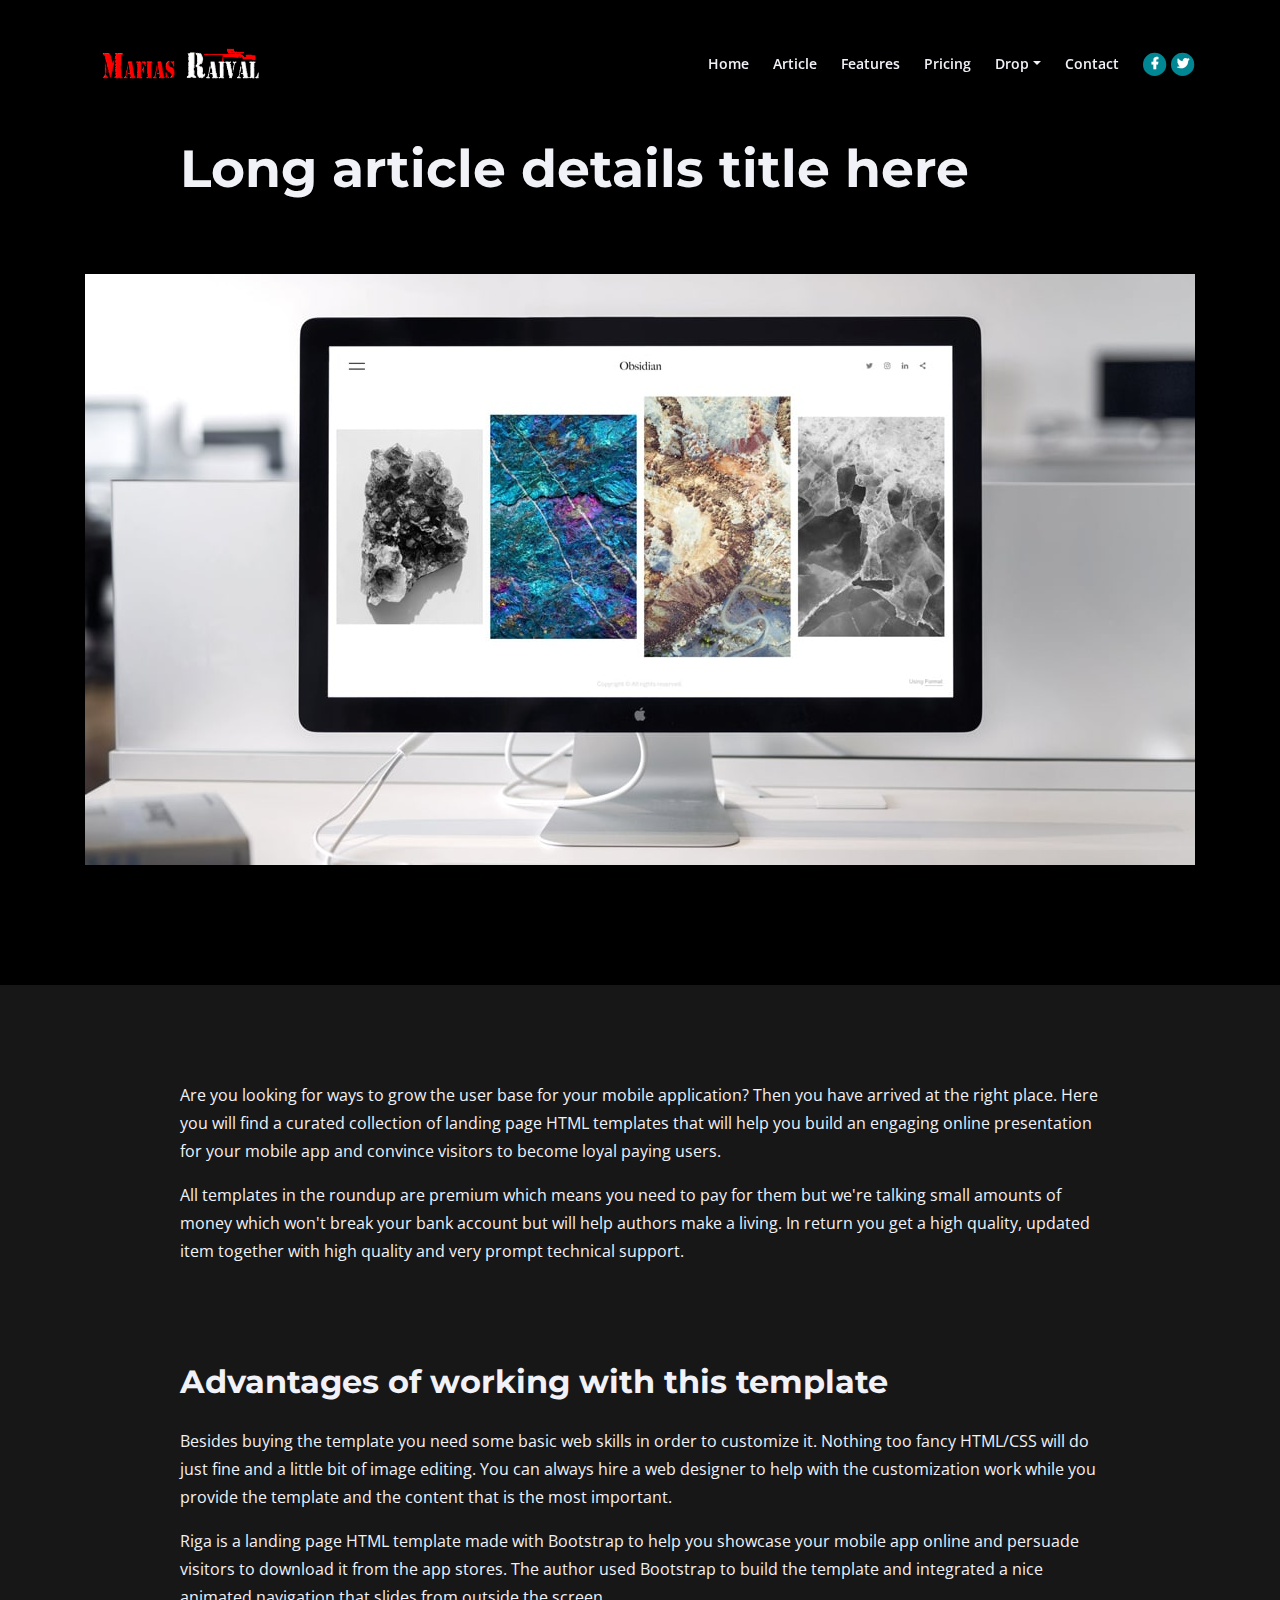
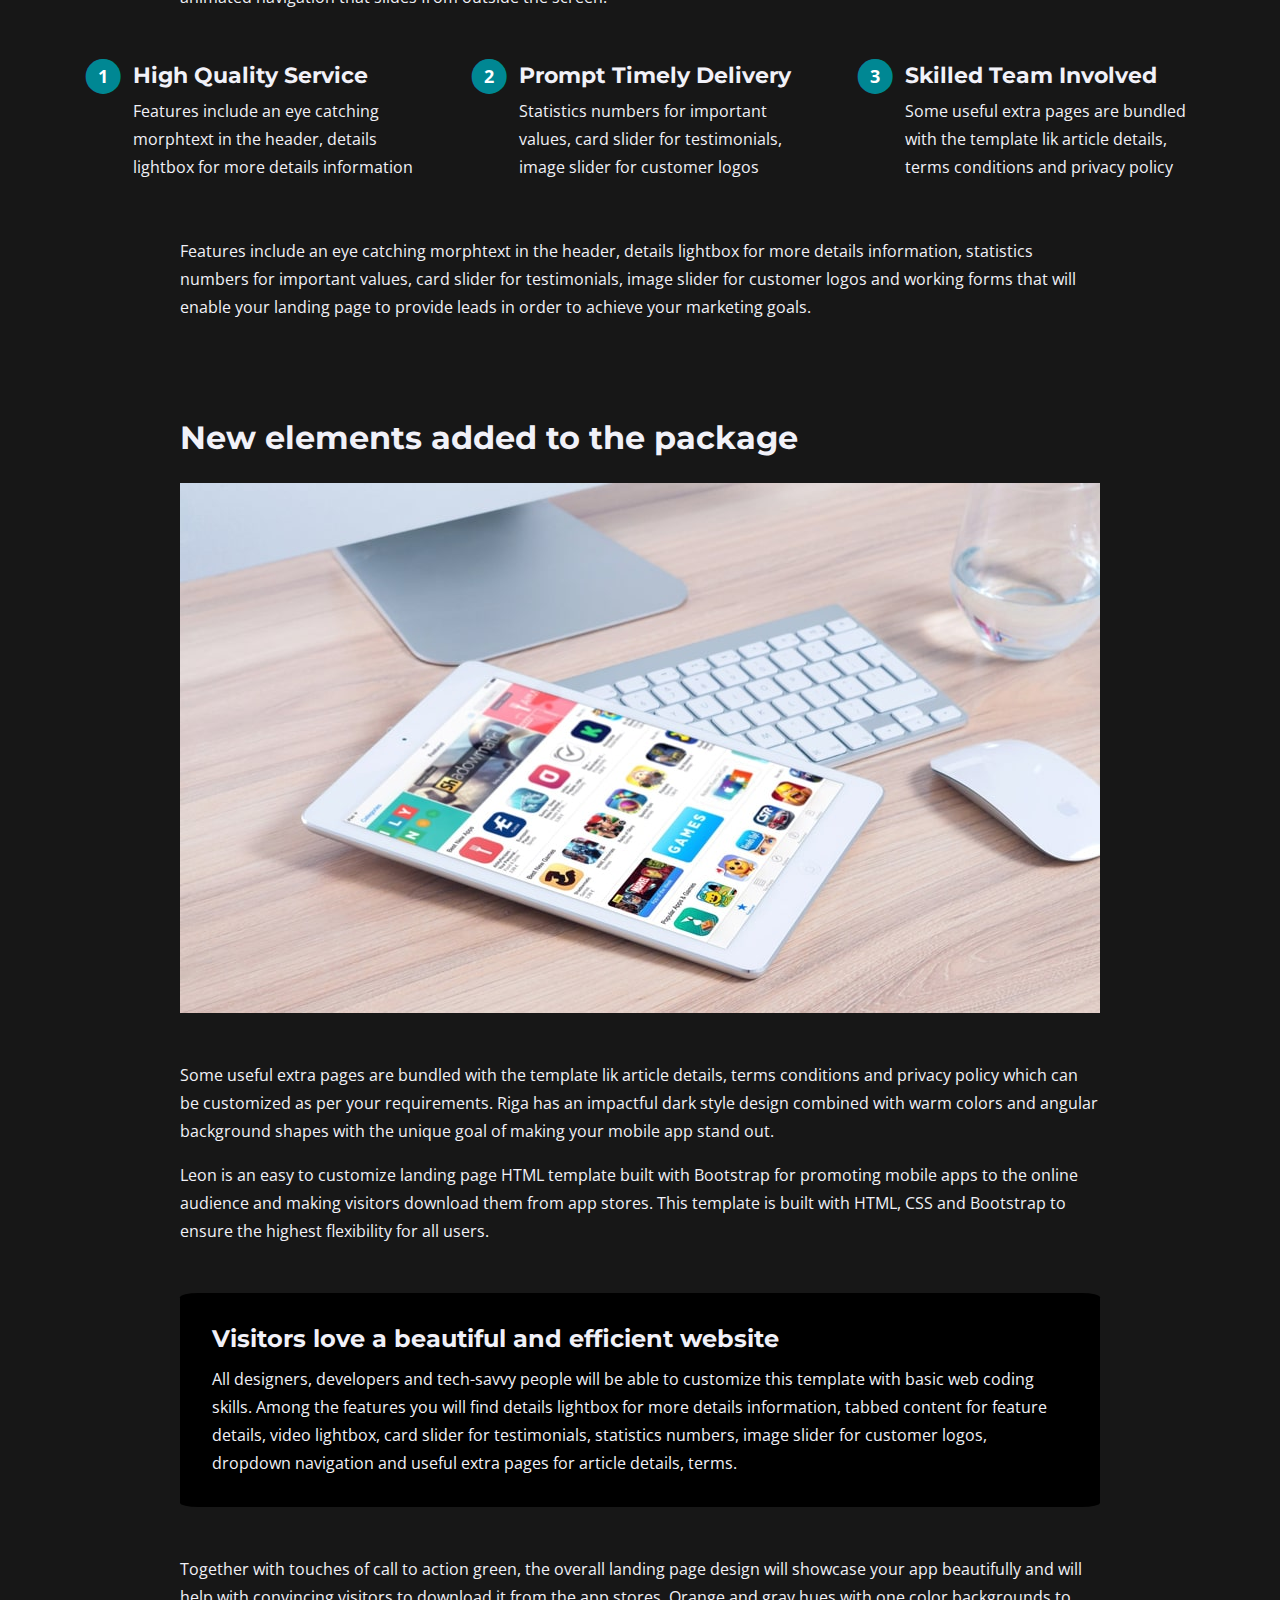
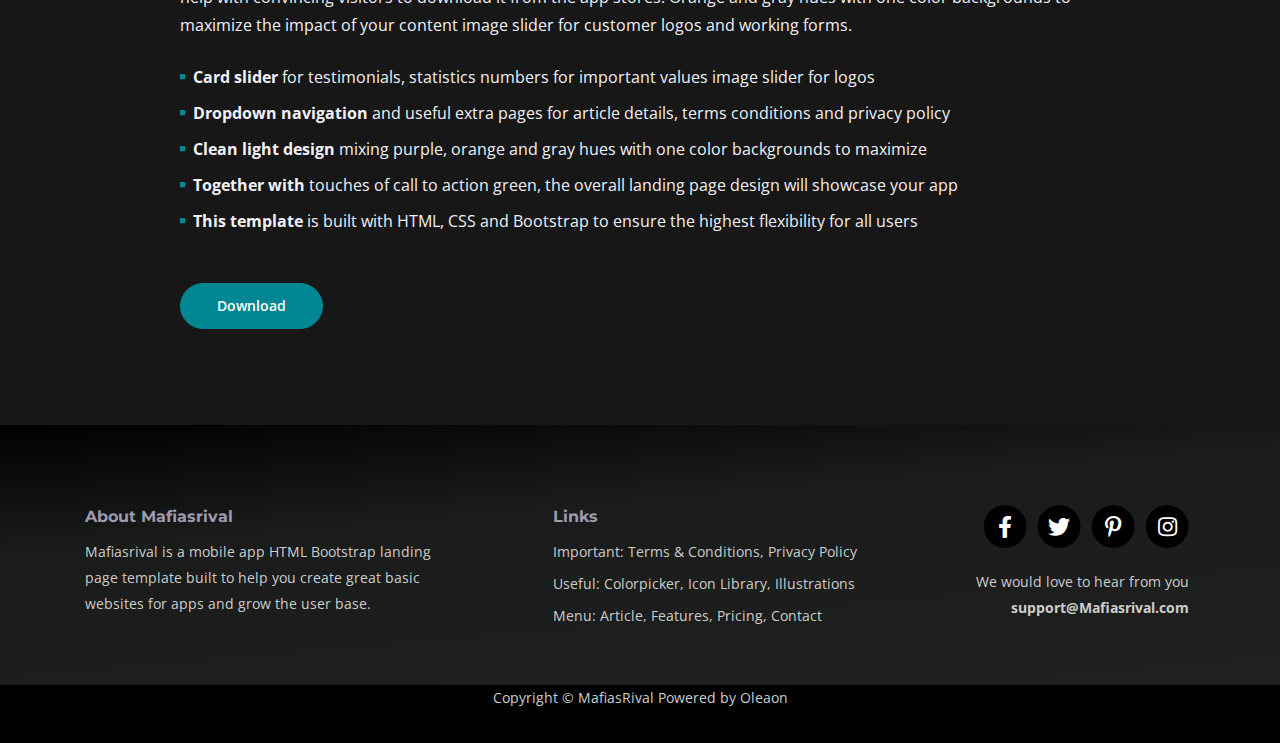
<file: article.html>
<!DOCTYPE html>
<html lang="en">
<head>
    <meta charset="utf-8">
    <meta name="viewport" content="width=device-width, initial-scale=1, shrink-to-fit=no">
    
    <!-- SEO Meta Tags -->
    <meta name="description" content="Mafiasrival is a mobile app landing page template made with HTML and Bootstrap to help you present mobile apps to the online audience and convince visitors to download from the app stores">
    <meta name="author" content="Inovatik">

    <!-- OG Meta Tags to improve the way the post looks when you share the page on LinkedIn, Facebook, Google+ -->
	<meta property="og:site_name" content="" /> <!-- website name -->
	<meta property="og:site" content="" /> <!-- website link -->
	<meta property="og:title" content=""/> <!-- title shown in the actual shared post -->
	<meta property="og:description" content="" /> <!-- description shown in the actual shared post -->
	<meta property="og:image" content="" /> <!-- image link, make sure it's jpg -->
	<meta property="og:url" content="" /> <!-- where do you want your post to link to -->
	<meta property="og:type" content="article" />

    <!-- Webpage Title -->
    <title>Article</title>
    
    <!-- Styles -->
    <link href="https://fonts.googleapis.com/css2?family=Open+Sans:ital,wght@0,400;0,600;0,700;1,400&display=swap" rel="stylesheet">
    <link href="https://fonts.googleapis.com/css2?family=Montserrat:wght@700&display=swap" rel="stylesheet">
    <link href="css/bootstrap.css" rel="stylesheet">
    <link href="css/fontawesome-all.css" rel="stylesheet">
    <link href="css/swiper.css" rel="stylesheet">
	<link href="css/magnific-popup.css" rel="stylesheet">
	<link href="css/styles.css" rel="stylesheet">
	
	<!-- Favicon  -->
    <link rel="icon" href="images/logo.png">
</head>
<body data-spy="scroll" data-target=".fixed-top">
    
    <!-- Navigation -->
    <nav class="navbar navbar-expand-lg fixed-top navbar-dark">
        <div class="container">
            
            <!-- Text Logo - Use this if you don't have a graphic logo -->
            <!-- <a class="navbar-brand logo-text page-scroll" href="index.html">Mafiasrival</a> -->

            <!-- Image Logo -->
            <a class="navbar-brand logo-image" href="index.html"><img src="images/MRLogo.png" alt="alternative"></a> 

            <button class="navbar-toggler p-0 border-0" type="button" data-toggle="offcanvas">
                <span class="navbar-toggler-icon"></span>
            </button>

            <div class="navbar-collapse offcanvas-collapse" id="navbarsExampleDefault">
                <ul class="navbar-nav ml-auto">
                    <li class="nav-item">
                        <a class="nav-link page-scroll" href="index.html">Home</a>
                    </li>
                    <li class="nav-item">
                        <a class="nav-link page-scroll" href="article.html">Article <span class="sr-only">(current)</span></a>
                    </li>
                    <li class="nav-item">
                        <a class="nav-link page-scroll" href="features.html">Features</a>
                    </li>
                    <li class="nav-item">
                        <a class="nav-link page-scroll" href="pricing.html">Pricing</a>
                    </li>
                    <li class="nav-item dropdown">
                        <a class="nav-link dropdown-toggle" href="#" id="dropdown01" data-toggle="dropdown" aria-haspopup="true" aria-expanded="false">Drop</a>
                        <div class="dropdown-menu" aria-labelledby="dropdown01">
                            <a class="dropdown-item page-scroll" href="terms.html">Terms Conditions</a>
                            <div class="dropdown-divider"></div>
                            <a class="dropdown-item page-scroll" href="privacy.html">Privacy Policy</a>
                        </div>
                    </li>
                    <li class="nav-item">
                        <a class="nav-link page-scroll" href="contact.html">Contact</a>
                    </li>
                </ul>
                <span class="nav-item social-icons">
                    <span class="fa-stack">
                        <a href="#your-link">
                            <i class="fas fa-circle fa-stack-2x"></i>
                            <i class="fab fa-facebook-f fa-stack-1x"></i>
                        </a>
                    </span>
                    <span class="fa-stack">
                        <a href="#your-link">
                            <i class="fas fa-circle fa-stack-2x"></i>
                            <i class="fab fa-twitter fa-stack-1x"></i>
                        </a>
                    </span>
                </span>
            </div> <!-- end of navbar-collapse -->
        </div> <!-- end of container -->
    </nav> <!-- end of navbar -->
    <!-- end of navigation -->


    <!-- Header -->
    <header class="ex-header bg-dark-blue">
        <div class="container">
            <div class="row">
                <div class="col-xl-10 offset-xl-1">
                    <h1>Long article details title here</h1>
                </div> <!-- end of col -->
            </div> <!-- end of row -->
        </div> <!-- end of container -->
    </header> <!-- end of ex-header -->
    <!-- end of header -->


    <!-- Basic -->
    <div class="ex-basic-1 bg-dark-blue pb-4">
        <div class="container">
            <div class="row">
                <div class="col-lg-12">
                    <img class="img-fluid mb-6" src="images/article-details-large.jpg" alt="alternative">
                </div> <!-- end of col -->
            </div> <!-- end of row -->
        </div> <!-- end of container -->
    </div> <!-- end of ex-basic-1 -->
    <!-- end of basic -->


    <!-- Basic -->
    <div class="ex-basic-1 pt-5">
        <div class="container">
            <div class="row">
                <div class="col-xl-10 offset-xl-1">
                    <p class="mt-5">Are you looking for ways to grow the user base for your mobile application? Then you have arrived at the right place. Here you will find a curated collection of landing page HTML templates that will help you build an engaging online presentation for your mobile app and convince visitors to become loyal paying users.</p>
                    <p class="mb-6">All templates in the roundup are premium which means you need to pay for them but we're talking small amounts of money which won't break your bank account but will help authors make a living. In return you get a high quality, updated item together with high quality and very prompt technical support.</p>

                    <h2 class="mb-4">Advantages of working with this template</h2>
                    <p>Besides buying the template you need some basic web skills in order to customize it. Nothing too fancy HTML/CSS will do just fine and a little bit of image editing. You can always hire a web designer to help with the customization work while you provide the template and the content that is the most important.</p>
                    <p class="mb-5">Riga is a landing page HTML template made with Bootstrap to help you showcase your mobile app online and persuade visitors to download it from the app stores. The author used Bootstrap to build the template and integrated a nice animated navigation that slides from outside the screen.</p>
                </div> <!-- end of col -->
            </div> <!-- end of row -->
        </div> <!-- end of container -->
    </div> <!-- end of ex-basic-1 -->
    <!-- end of basic -->


    <!-- Cards -->
    <div class="ex-cards-1 pb-4">
        <div class="container">
            <div class="row">
                <div class="col-lg-12">
                    
                    <!-- Card -->
                    <div class="card">
                        <ul class="list-unstyled">
                            <li class="media">
                                <span class="fa-stack">
                                    <span class="fas fa-circle fa-stack-2x"></span>
                                    <span class="fa-stack-1x">1</span>
                                </span>
                                <div class="media-body">
                                    <h4>High Quality Service</h4>
                                    <p>Features include an eye catching morphtext in the header, details lightbox for more details information</p>
                                </div>
                            </li>
                        </ul>
                    </div> <!-- end of card -->
                    <!-- end of card -->

                    <!-- Card -->
                    <div class="card">
                        <ul class="list-unstyled">
                            <li class="media">
                                <span class="fa-stack">
                                    <span class="fas fa-circle fa-stack-2x"></span>
                                    <span class="fa-stack-1x">2</span>
                                </span>
                                <div class="media-body">
                                    <h4>Prompt Timely Delivery</h4>
                                    <p>Statistics numbers for important values, card slider for testimonials, image slider for customer logos</p>
                                </div>
                            </li>
                        </ul>
                    </div> <!-- end of card -->
                    <!-- end of card -->

                    <!-- Card -->
                    <div class="card">
                        <ul class="list-unstyled">
                            <li class="media">
                                <span class="fa-stack">
                                    <span class="fas fa-circle fa-stack-2x"></span>
                                    <span class="fa-stack-1x">3</span>
                                </span>
                                <div class="media-body">
                                    <h4>Skilled Team Involved</h4>
                                    <p>Some useful extra pages are bundled with the template lik article details, terms conditions and privacy policy</p>
                                </div>
                            </li>
                        </ul>
                    </div> <!-- end of card -->
                    <!-- end of card -->

                </div> <!-- end of col -->   
            </div> <!-- end of row -->   
        </div> <!-- end of container -->   
    </div> <!-- end of ex-cards-1 -->
    <!-- end of cards -->


    <!-- Basic -->
    <div class="ex-basic-1">
        <div class="container">
            <div class="row">
                <div class="col-xl-10 offset-xl-1">
                    <p class="mb-6">Features include an eye catching morphtext in the header, details lightbox for more details information, statistics numbers for important values, card slider for testimonials, image slider for customer logos and working forms that will enable your landing page to provide leads in order to achieve your marketing goals.</p>
                    
                    <h2 class="mb-4">New elements added to the package</h2>
                    <img class="img-fluid mb-5" src="images/article-details-small.jpg" alt="alternative">
                    <p>Some useful extra pages are bundled with the template lik article details, terms conditions and privacy policy which can be customized as per your requirements. Riga has an impactful dark style design combined with warm colors and angular background shapes with the unique goal of making your mobile app stand out.</p>
                    <p class="mb-5">Leon is an easy to customize landing page HTML template built with Bootstrap for promoting mobile apps to the online audience and making visitors download them from app stores. This template is built with HTML, CSS and Bootstrap to ensure the highest flexibility for all users.</p>
                    <div class="text-box mb-5">
                        <h3>Visitors love a beautiful and efficient website</h3>
                        <p>All designers, developers and tech-savvy people will be able to customize this template with basic web coding skills. Among the features you will find details lightbox for more details information, tabbed content for feature details, video lightbox, card slider for testimonials, statistics numbers, image slider for customer logos, dropdown navigation and useful extra pages for article details, terms.</p>
                    </div> <!-- end of text-box -->
                    <p class="mb-4">Together with touches of call to action green, the overall landing page design will showcase your app beautifully and will help with convincing visitors to download it from the app stores. Orange and gray hues with one color backgrounds to maximize the impact of your content image slider for customer logos and working forms.</p>
                    <ul class="list-unstyled li-space-lg mb-5">
                        <li class="media">
                            <i class="fas fa-square"></i>
                            <div class="media-body"><strong>Card slider</strong> for testimonials, statistics numbers for important values image slider for logos</div>
                        </li>
                        <li class="media">
                            <i class="fas fa-square"></i>
                            <div class="media-body"><strong>Dropdown navigation</strong> and useful extra pages for article details, terms conditions and privacy policy</div>
                        </li>
                        <li class="media">
                            <i class="fas fa-square"></i>
                            <div class="media-body"><strong>Clean light design</strong> mixing purple, orange and gray hues with one color backgrounds to maximize</div>
                        </li>
                        <li class="media">
                            <i class="fas fa-square"></i>
                            <div class="media-body"><strong>Together with</strong> touches of call to action green, the overall landing page design will showcase your app</div>
                        </li>
                        <li class="media">
                            <i class="fas fa-square"></i>
                            <div class="media-body"><strong>This template</strong> is built with HTML, CSS and Bootstrap to ensure the highest flexibility for all users</div>
                        </li>
                    </ul>

                    <a class="btn-solid-reg mb-6" href="index.html">Download</a>
                </div> <!-- end of col -->
            </div> <!-- end of row -->
        </div> <!-- end of container -->
    </div> <!-- end of ex-basic-1 -->
    <!-- end of basic -->


    <!-- Footer -->
    <div class="footer bg-dark-blue">
        <div class="container">
            <div class="row">
                <div class="col-lg-12">
                    <div class="footer-col first">
                        <h6>About Mafiasrival</h6>
                        <p class="p-small">Mafiasrival is a mobile app HTML Bootstrap landing page template built to help you create great basic websites for apps and grow the user base.</p>
                    </div> <!-- end of footer-col -->
                    <div class="footer-col second">
                        <h6>Links</h6>
                        <ul class="list-unstyled li-space-lg p-small">
                            <li>Important: <a href="terms.html">Terms & Conditions</a>, <a href="privacy.html">Privacy Policy</a></li>
                            <li>Useful: <a href="#">Colorpicker</a>, <a href="#">Icon Library</a>, <a href="#">Illustrations</a></li>
                            <li>Menu: <a href="article.html">Article</a>, <a href="features.html">Features</a>, <a href="pricing.html">Pricing</a>, <a href="contact.html">Contact</a></li>
                        </ul>
                    </div> <!-- end of footer-col -->
                    <div class="footer-col third">
                        <span class="fa-stack">
                            <a href="#your-link">
                                <i class="fas fa-circle fa-stack-2x"></i>
                                <i class="fab fa-facebook-f fa-stack-1x"></i>
                            </a>
                        </span>
                        <span class="fa-stack">
                            <a href="#your-link">
                                <i class="fas fa-circle fa-stack-2x"></i>
                                <i class="fab fa-twitter fa-stack-1x"></i>
                            </a>
                        </span>
                        <span class="fa-stack">
                            <a href="#your-link">
                                <i class="fas fa-circle fa-stack-2x"></i>
                                <i class="fab fa-pinterest-p fa-stack-1x"></i>
                            </a>
                        </span>
                        <span class="fa-stack">
                            <a href="#your-link">
                                <i class="fas fa-circle fa-stack-2x"></i>
                                <i class="fab fa-instagram fa-stack-1x"></i>
                            </a>
                        </span>
                        <p class="p-small">We would love to hear from you <a href="mailto:support@Mafiasrival.com"><strong>support@Mafiasrival.com</strong></a></p>
                    </div> <!-- end of footer-col -->
                </div> <!-- end of col -->
            </div> <!-- end of row -->
        </div> <!-- end of container -->
    </div> <!-- end of footer -->  
    <!-- end of footer -->


    <!-- Copyright -->
    <div class="copyright bg-dark-blue">
        <div class="container">
            <div class="row">
                <div class="col-lg-12">
                    <p class="p-small">Copyright © <a href="https://mafiasrival.com">MafiasRival</a>&nbsp;Powered by Oleaon</p>
                </div> <!-- end of col -->
            </div> <!-- enf of row -->
        </div> <!-- end of container -->
    </div> <!-- end of copyright --> 
    <!-- end of copyright -->
    
    	
    <!-- Scripts -->
    <script src="js/jquery.min.js"></script> <!-- jQuery for Bootstrap's JavaScript plugins -->
    <script src="js/bootstrap.min.js"></script> <!-- Bootstrap framework -->
    <script src="js/jquery.easing.min.js"></script> <!-- jQuery Easing for smooth scrolling between anchors -->
    <script src="js/swiper.min.js"></script> <!-- Swiper for image and text sliders -->
    <script src="js/jquery.magnific-popup.js"></script> <!-- Magnific Popup for lightboxes -->
    <script src="js/morphext.min.js"></script> <!-- Morphtext rotating text in the header -->
    <script src="js/validator.min.js"></script> <!-- Validator.js - Bootstrap plugin that validates forms -->
    <script src="js/scripts.js"></script> <!-- Custom scripts -->
</body>
</html>
</file>
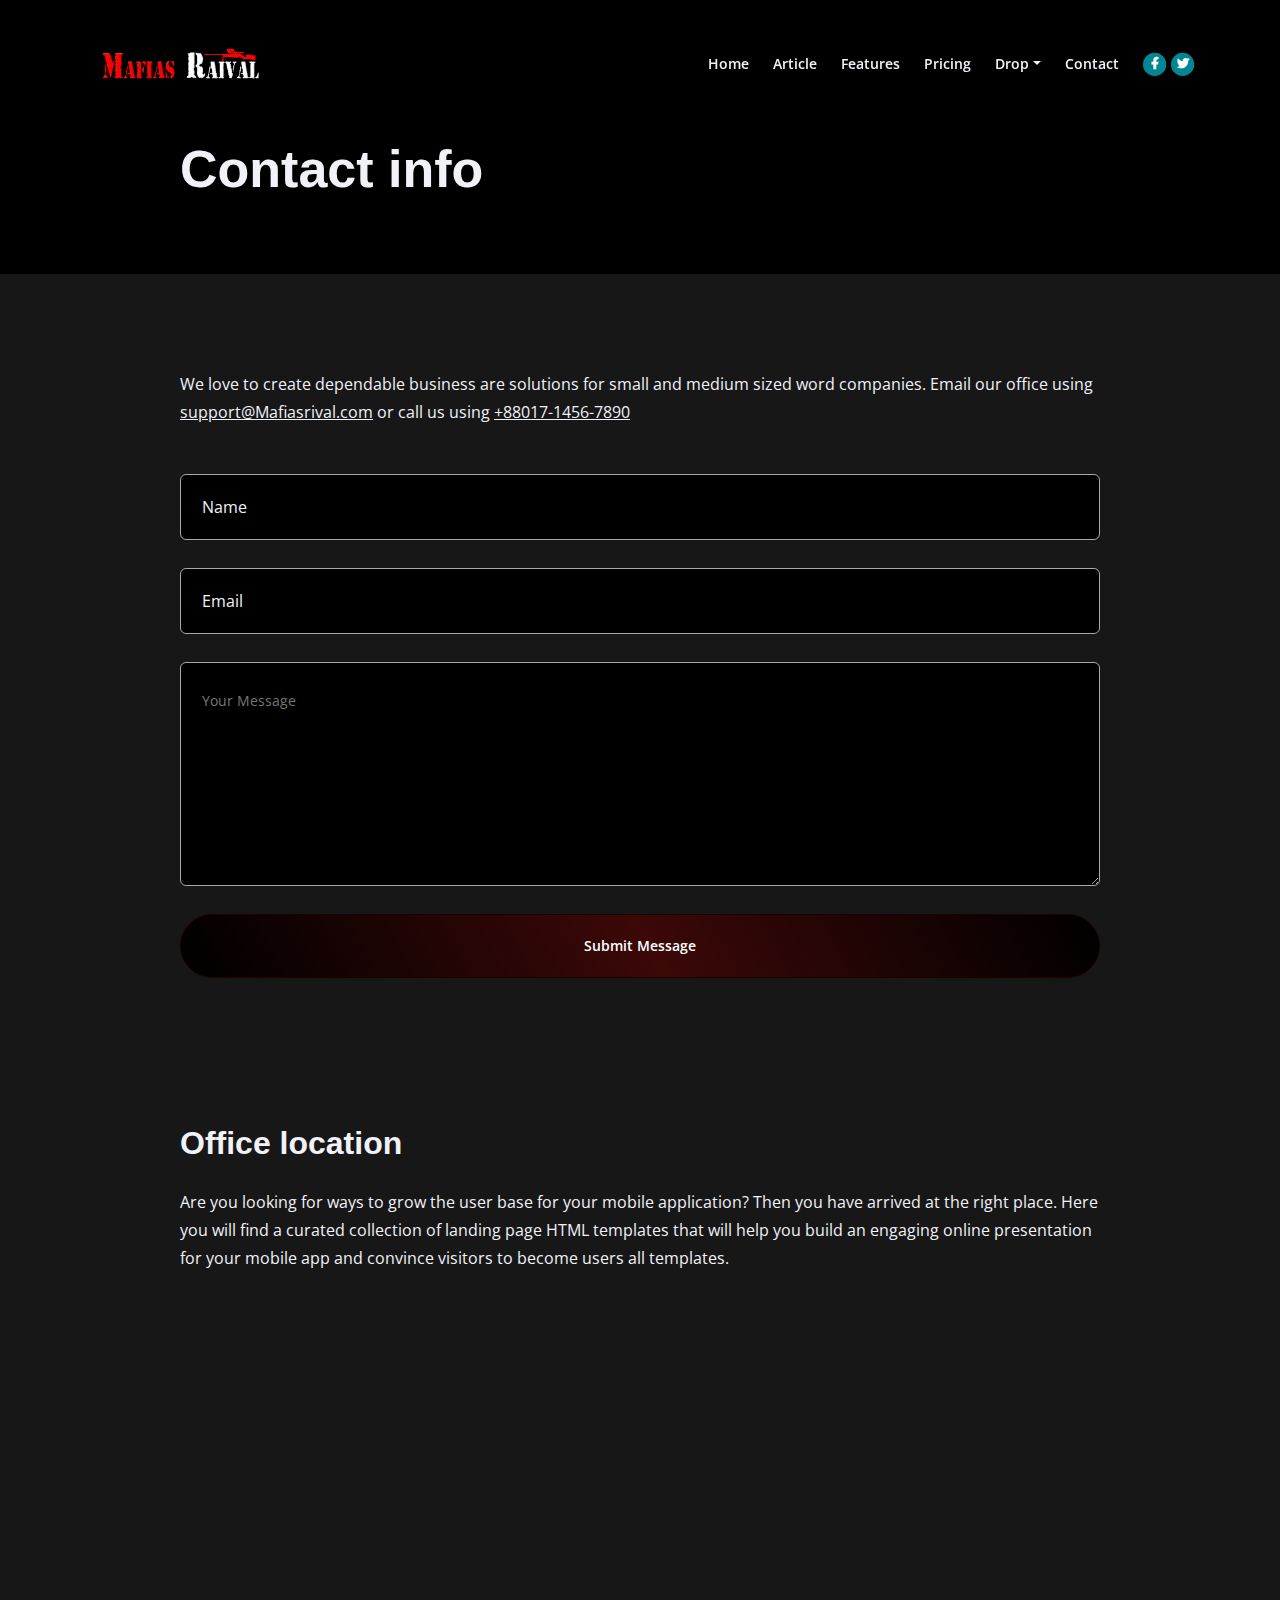
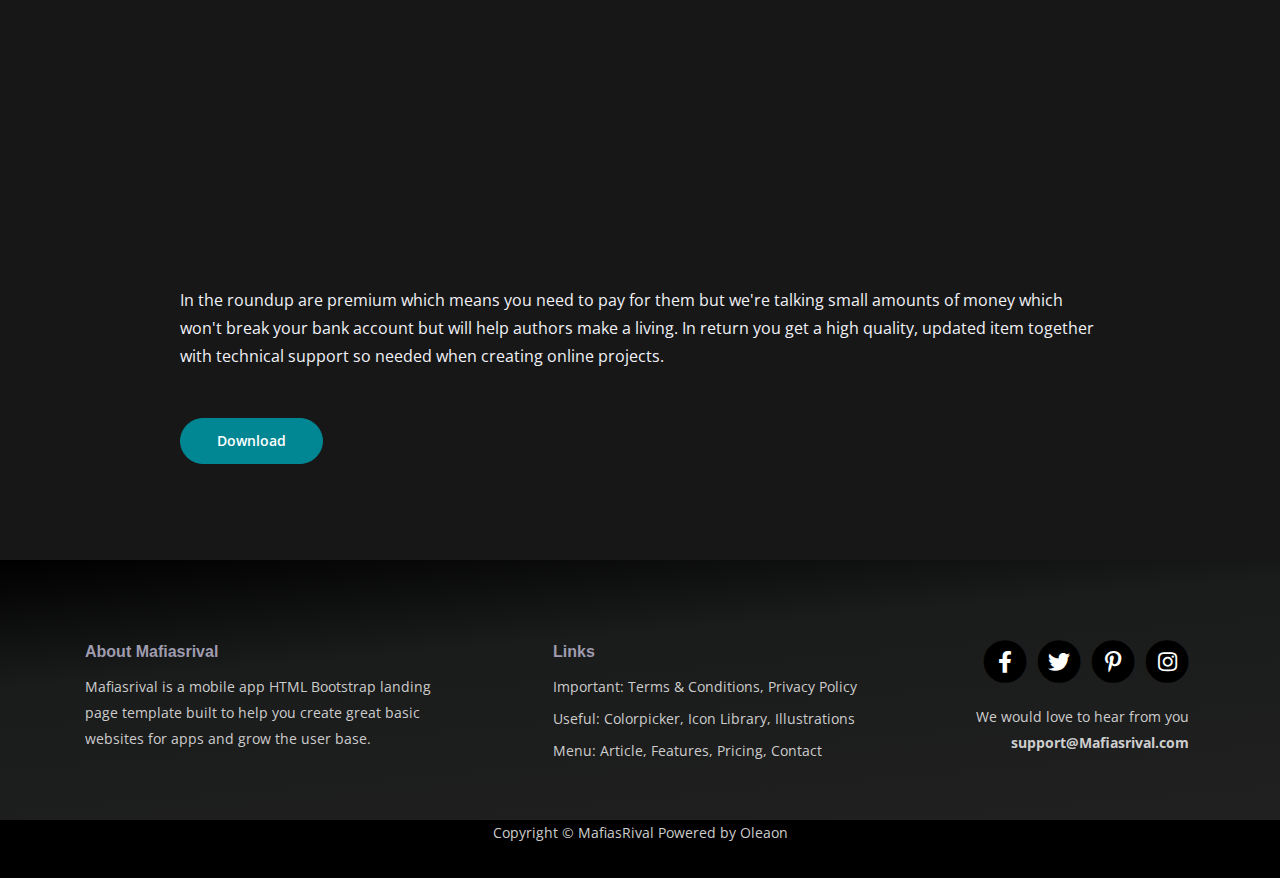
<file: contact.html>
<!DOCTYPE html>
<html lang="en">
<head>
    <meta charset="utf-8">
    <meta name="viewport" content="width=device-width, initial-scale=1, shrink-to-fit=no">
    
    <!-- SEO Meta Tags -->
    <meta name="description" content="Mafiasrival is a mobile app landing page template made with HTML and Bootstrap to help you present mobile apps to the online audience and convince visitors to download from the app stores">
    <meta name="author" content="Inovatik">

    <!-- OG Meta Tags to improve the way the post looks when you share the page on LinkedIn, Facebook, Google+ -->
	<meta property="og:site_name" content="" /> <!-- website name -->
	<meta property="og:site" content="" /> <!-- website link -->
	<meta property="og:title" content=""/> <!-- title shown in the actual shared post -->
	<meta property="og:description" content="" /> <!-- description shown in the actual shared post -->
	<meta property="og:image" content="" /> <!-- image link, make sure it's jpg -->
	<meta property="og:url" content="" /> <!-- where do you want your post to link to -->
	<meta property="og:type" content="article" />

    <!-- Webpage Title -->
    <title>Contact Details - Mafiasrival</title>
    
    <!-- Styles -->
    <link href="https://fonts.googleapis.com/css2?family=Open+Sans:ital,wght@0,400;0,600;0,700;1,400&display=swap" rel="stylesheet">
    <link href="https://fonts.googleapis.com/css2?family=Poppins:wght@600&display=swap" rel="stylesheet">
    <link href="css/bootstrap.css" rel="stylesheet">
    <link href="css/fontawesome-all.css" rel="stylesheet">
    <link href="css/swiper.css" rel="stylesheet">
	<link href="css/magnific-popup.css" rel="stylesheet">
	<link href="css/styles.css" rel="stylesheet">
	
	<!-- Favicon  -->
    <link rel="icon" href="images/logo.png">
</head>
<body data-spy="scroll" data-target=".fixed-top">
    
    <!-- Navigation -->
    <nav class="navbar navbar-expand-lg fixed-top navbar-dark">
        <div class="container">
            
            <!-- Text Logo - Use this if you don't have a graphic logo -->
            <!-- <a class="navbar-brand logo-text page-scroll" href="index.html">Mafiasrival</a> -->

            <!-- Image Logo -->
            <a class="navbar-brand logo-image" href="index.html"><img src="images/MRLogo.png" alt="alternative"></a> 

            <button class="navbar-toggler p-0 border-0" type="button" data-toggle="offcanvas">
                <span class="navbar-toggler-icon"></span>
            </button>

            <div class="navbar-collapse offcanvas-collapse" id="navbarsExampleDefault">
                <ul class="navbar-nav ml-auto">
                    <li class="nav-item">
                        <a class="nav-link page-scroll" href="index.html">Home</a>
                    </li>
                    <li class="nav-item">
                        <a class="nav-link page-scroll" href="article.html">Article <span class="sr-only">(current)</span></a>
                    </li>
                    <li class="nav-item">
                        <a class="nav-link page-scroll" href="features.html">Features</a>
                    </li>
                    <li class="nav-item">
                        <a class="nav-link page-scroll" href="pricing.html">Pricing</a>
                    </li>
                    <li class="nav-item dropdown">
                        <a class="nav-link dropdown-toggle" href="#" id="dropdown01" data-toggle="dropdown" aria-haspopup="true" aria-expanded="false">Drop</a>
                        <div class="dropdown-menu" aria-labelledby="dropdown01">
                            <a class="dropdown-item page-scroll" href="terms.html">Terms Conditions</a>
                            <div class="dropdown-divider"></div>
                            <a class="dropdown-item page-scroll" href="privacy.html">Privacy Policy</a>
                        </div>
                    </li>
                    <li class="nav-item">
                        <a class="nav-link page-scroll" href="contact.html">Contact</a>
                    </li>
                </ul>
                <span class="nav-item social-icons">
                    <span class="fa-stack">
                        <a href="#your-link">
                            <i class="fas fa-circle fa-stack-2x"></i>
                            <i class="fab fa-facebook-f fa-stack-1x"></i>
                        </a>
                    </span>
                    <span class="fa-stack">
                        <a href="#your-link">
                            <i class="fas fa-circle fa-stack-2x"></i>
                            <i class="fab fa-twitter fa-stack-1x"></i>
                        </a>
                    </span>
                </span>
            </div> <!-- end of navbar-collapse -->
        </div> <!-- end of container -->
    </nav> <!-- end of navbar -->
    <!-- end of navigation -->


    <!-- Header -->
    <header class="ex-header bg-dark-blue">
        <div class="container">
            <div class="row">
                <div class="col-xl-10 offset-xl-1">
                    <h1>Contact info</h1>
                </div> <!-- end of col -->
            </div> <!-- end of row -->
        </div> <!-- end of container -->
    </header> <!-- end of ex-header -->
    <!-- end of header -->


    <!-- Form -->
    <div class="ex-form-1 pt-6 pb-5">
        <div class="container">
            <div class="row">
                <div class="col-xl-10 offset-xl-1">
                    <p class="mb-5">We love to create dependable business are solutions for small and medium sized word companies. Email our office using <a href="mailto:support@Mafiasrival.com">support@Mafiasrival.com</a> or call us using <a href="tel:123-456-7890">+88017-1456-7890</a></p>
                    
                    <!-- Contact Form -->
                    <form id="contactForm" class="mb-6" data-toggle="validator" data-focus="false">
                        <div class="form-group">
                            <input type="text" class="form-control-input" id="cname" required>
                            <label class="label-control" for="cname">Name</label>
                            <div class="help-block with-errors"></div>
                        </div>
                        <div class="form-group">
                            <input type="email" class="form-control-input" id="cemail" required>
                            <label class="label-control" for="cemail">Email</label>
                            <div class="help-block with-errors"></div>
                        </div>
                        <div class="form-group">
                            <textarea class="form-control-textarea" id="cmessage" placeholder="Your Message" required></textarea>
                           <!--  <label class="label-control" for="cmessage">Your message</label> -->
                            <div class="help-block with-errors"></div>
                        </div>
                        <div class="form-group">
                            <button type="submit" class="form-control-submit-button">Submit Message</button>
                        </div>
                        <div class="form-message">
                            <div id="cmsgSubmit" class="h3 text-center hidden"></div>
                        </div>
                    </form>
                    <!-- end of contact form -->

                </div> <!-- end of col -->
            </div> <!-- end of row -->
        </div> <!-- end of container -->
    </div> <!-- end of ex-form-1 -->
    <!-- end of form -->

    <!-- Basic -->
    <div class="ex-basic-1">
        <div class="container">
            <div class="row">
                <div class="col-xl-10 offset-xl-1">
                    <h2 class="mb-4">Office location</h2>
                    <p class="mb-5">Are you looking for ways to grow the user base for your mobile application? Then you have arrived at the right place. Here you will find a curated collection of landing page HTML templates that will help you build an engaging online presentation for your mobile app and convince visitors to become users all templates.</p>
                    <div class="map-responsive">
                        <iframe src="https://maps.google.com/maps?q=bel%20tower&t=&z=17&ie=UTF8&iwloc=&output=embed" allowfullscreen></iframe>
                    </div>
                    <p class="mb-5">In the roundup are premium which means you need to pay for them but we're talking small amounts of money which won't break your bank account but will help authors make a living. In return you get a high quality, updated item together with technical support so needed when creating online projects.</p>
                    <a class="btn-solid-reg mb-6" href="index.html">Download</a>
                </div> <!-- end of col -->
            </div> <!-- end of row -->
        </div> <!-- end of container -->
    </div> <!-- end of ex-basic-1 -->
    <!-- end of basic -->

    <!-- Footer -->
    <div class="footer bg-dark-blue">
        <div class="container">
            <div class="row">
                <div class="col-lg-12">
                    <div class="footer-col first">
                        <h6>About Mafiasrival</h6>
                        <p class="p-small">Mafiasrival is a mobile app HTML Bootstrap landing page template built to help you create great basic websites for apps and grow the user base.</p>
                    </div> <!-- end of footer-col -->
                    <div class="footer-col second">
                        <h6>Links</h6>
                        <ul class="list-unstyled li-space-lg p-small">
                            <li>Important: <a href="terms.html">Terms & Conditions</a>, <a href="privacy.html">Privacy Policy</a></li>
                            <li>Useful: <a href="#">Colorpicker</a>, <a href="#">Icon Library</a>, <a href="#">Illustrations</a></li>
                            <li>Menu: <a href="article.html">Article</a>, <a href="features.html">Features</a>, <a href="pricing.html">Pricing</a>, <a href="contact.html">Contact</a></li>
                        </ul>
                    </div> <!-- end of footer-col -->
                    <div class="footer-col third">
                        <span class="fa-stack">
                            <a href="#your-link">
                                <i class="fas fa-circle fa-stack-2x"></i>
                                <i class="fab fa-facebook-f fa-stack-1x"></i>
                            </a>
                        </span>
                        <span class="fa-stack">
                            <a href="#your-link">
                                <i class="fas fa-circle fa-stack-2x"></i>
                                <i class="fab fa-twitter fa-stack-1x"></i>
                            </a>
                        </span>
                        <span class="fa-stack">
                            <a href="#your-link">
                                <i class="fas fa-circle fa-stack-2x"></i>
                                <i class="fab fa-pinterest-p fa-stack-1x"></i>
                            </a>
                        </span>
                        <span class="fa-stack">
                            <a href="#your-link">
                                <i class="fas fa-circle fa-stack-2x"></i>
                                <i class="fab fa-instagram fa-stack-1x"></i>
                            </a>
                        </span>
                        <p class="p-small">We would love to hear from you <a href="mailto:support@Mafiasrival.com"><strong>support@Mafiasrival.com</strong></a></p>
                    </div> <!-- end of footer-col -->
                </div> <!-- end of col -->
            </div> <!-- end of row -->
        </div> <!-- end of container -->
    </div> <!-- end of footer -->  
    <!-- end of footer -->


    <!-- Copyright -->
    <div class="copyright bg-dark-blue">
        <div class="container">
            <div class="row">
                <div class="col-lg-12">
                    <p class="p-small">Copyright © <a href="https://mafiasrival.com">MafiasRival</a>&nbsp;Powered by Oleaon</p>
                </div> <!-- end of col -->
            </div> <!-- enf of row -->
        </div> <!-- end of container -->
    </div> <!-- end of copyright --> 
    <!-- end of copyright -->
    
    	
    <!-- Scripts -->
    <script src="js/jquery.min.js"></script> <!-- jQuery for Bootstrap's JavaScript plugins -->
    <script src="js/bootstrap.min.js"></script> <!-- Bootstrap framework -->
    <script src="js/jquery.easing.min.js"></script> <!-- jQuery Easing for smooth scrolling between anchors -->
    <script src="js/swiper.min.js"></script> <!-- Swiper for image and text sliders -->
    <script src="js/jquery.magnific-popup.js"></script> <!-- Magnific Popup for lightboxes -->
    <script src="js/morphext.min.js"></script> <!-- Morphtext rotating text in the header -->
    <script src="js/validator.min.js"></script> <!-- Validator.js - Bootstrap plugin that validates forms -->
    <script src="js/scripts.js"></script> <!-- Custom scripts -->
</body>
</html>
</file>
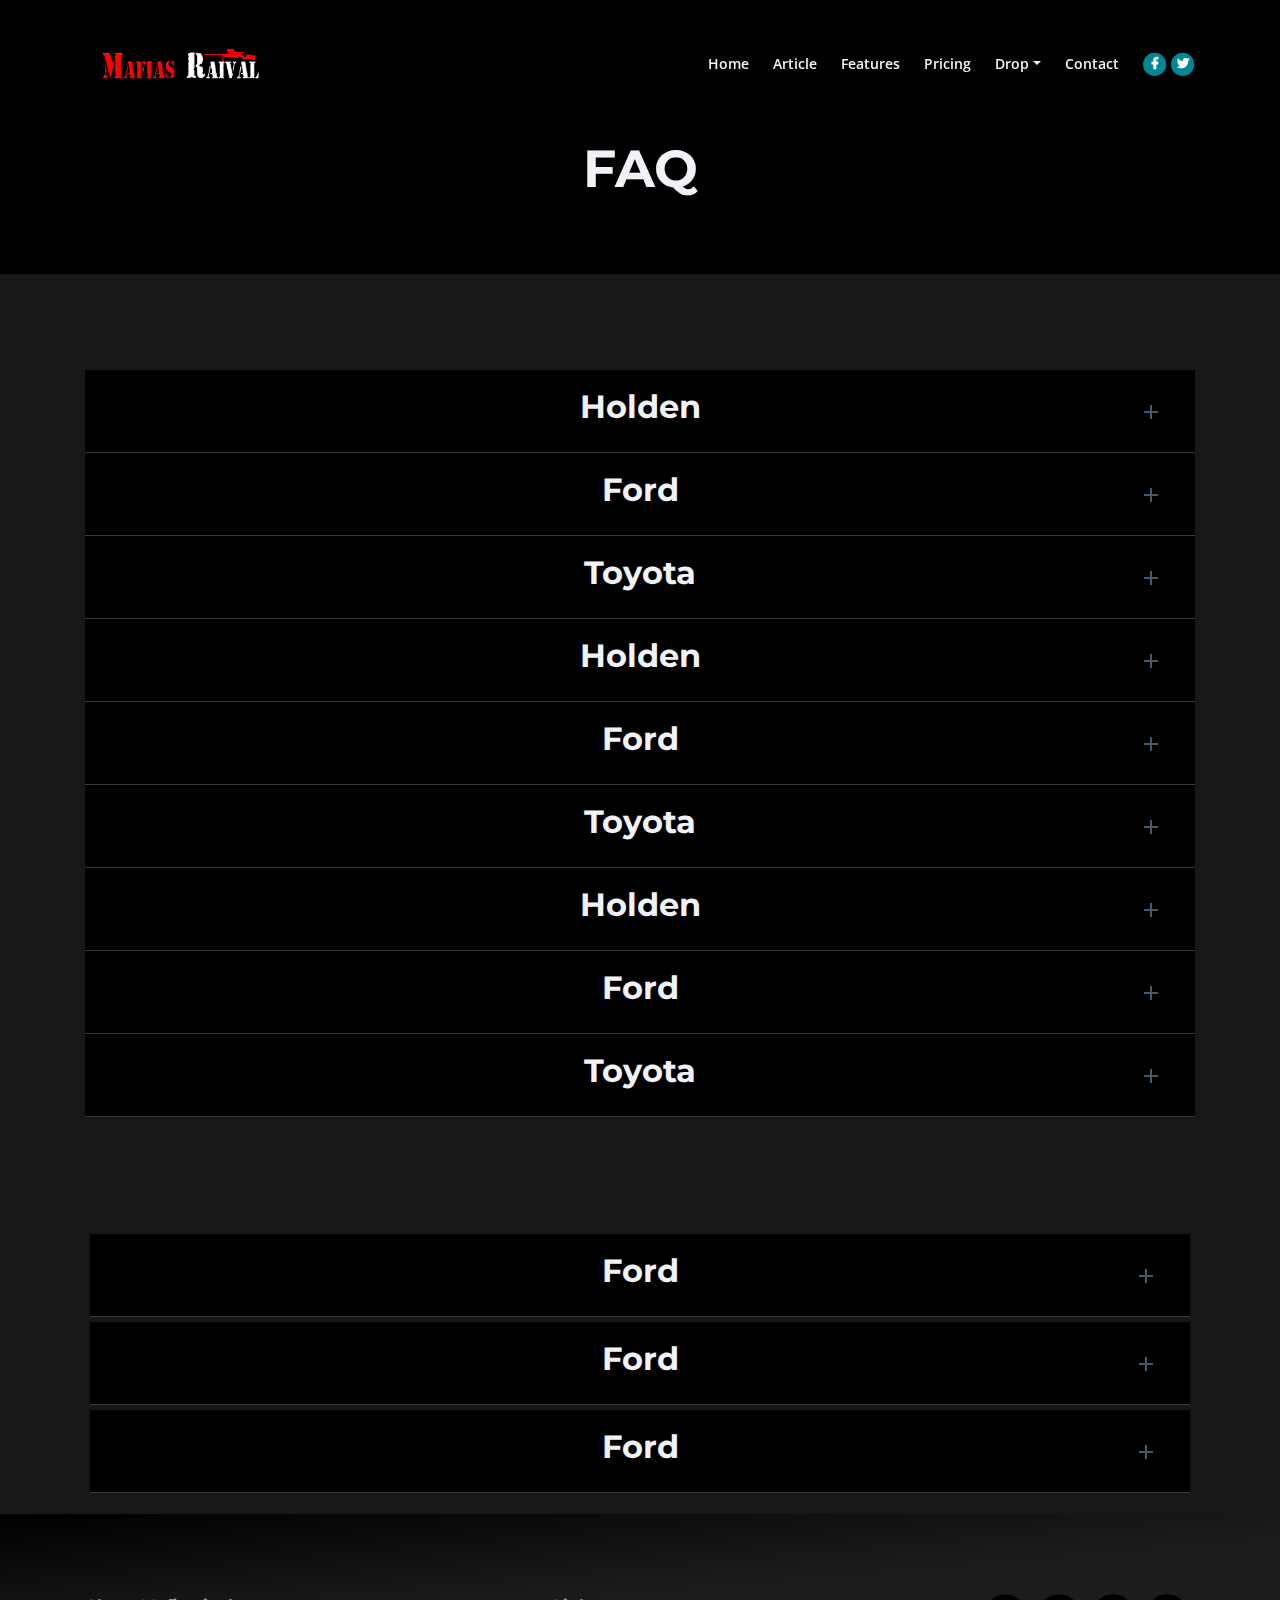
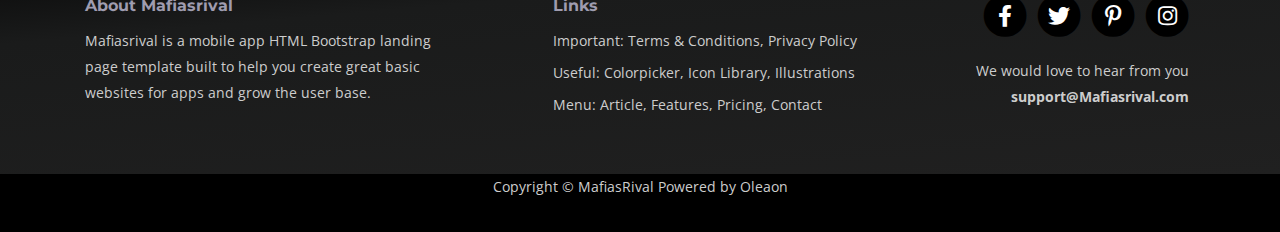
<file: faq.html>
<!DOCTYPE html>
<html lang="en">
<head>
    <meta charset="utf-8">
    <meta name="viewport" content="width=device-width, initial-scale=1, shrink-to-fit=no">
    
    <!-- SEO Meta Tags -->
    <meta name="description" content="Mafiasrival is a mobile app landing page template made with HTML and Bootstrap to help you present mobile apps to the online audience and convince visitors to download from the app stores">
    <meta name="author" content="Inovatik">

    <!-- OG Meta Tags to improve the way the post looks when you share the page on LinkedIn, Facebook, Google+ -->
	<meta property="og:site_name" content="" /> <!-- website name -->
	<meta property="og:site" content="" /> <!-- website link -->
	<meta property="og:title" content=""/> <!-- title shown in the actual shared post -->
	<meta property="og:description" content="" /> <!-- description shown in the actual shared post -->
	<meta property="og:image" content="" /> <!-- image link, make sure it's jpg -->
	<meta property="og:url" content="" /> <!-- where do you want your post to link to -->
	<meta property="og:type" content="article" />

    <!-- Webpage Title -->
    <title>Article</title>
    
    <!-- Styles -->
    <link href="https://fonts.googleapis.com/css2?family=Open+Sans:ital,wght@0,400;0,600;0,700;1,400&display=swap" rel="stylesheet">
    <link href="https://fonts.googleapis.com/css2?family=Montserrat:wght@700&display=swap" rel="stylesheet">
    <link href="css/bootstrap.css" rel="stylesheet">
    <link href="css/fontawesome-all.css" rel="stylesheet">
    <link href="css/swiper.css" rel="stylesheet">
	<link href="css/magnific-popup.css" rel="stylesheet">
	<link href="css/styles.css" rel="stylesheet">
	
	<!-- Favicon  -->
    <link rel="icon" href="images/logo.png">


    <style>
        .box {

  margin: 5px;
  width: auto;
  background-color: #000000;
  overflow: hidden;
}
.inside {
  height: 0rem;
  background-color: #000000;
  color: #fff;
  text-align: center;
  font-size: 1.2rem;
  padding: 0 5px;
}
    </style>
</head>
<body data-spy="scroll" data-target=".fixed-top">
    
    <!-- Navigation -->
    <nav class="navbar navbar-expand-lg fixed-top navbar-dark">
        <div class="container">
            
            <!-- Text Logo - Use this if you don't have a graphic logo -->
            <!-- <a class="navbar-brand logo-text page-scroll" href="index.html">Mafiasrival</a> -->

            <!-- Image Logo -->
            <a class="navbar-brand logo-image" href="index.html"><img src="images/MRLogo.png" alt="alternative"></a> 

            <button class="navbar-toggler p-0 border-0" type="button" data-toggle="offcanvas">
                <span class="navbar-toggler-icon"></span>
            </button>

            <div class="navbar-collapse offcanvas-collapse" id="navbarsExampleDefault">
                <ul class="navbar-nav ml-auto">
                    <li class="nav-item">
                        <a class="nav-link page-scroll" href="index.html">Home</a>
                    </li>
                    <li class="nav-item">
                        <a class="nav-link page-scroll" href="article.html">Article <span class="sr-only">(current)</span></a>
                    </li>
                    <li class="nav-item">
                        <a class="nav-link page-scroll" href="features.html">Features</a>
                    </li>
                    <li class="nav-item">
                        <a class="nav-link page-scroll" href="pricing.html">Pricing</a>
                    </li>
                    <li class="nav-item dropdown">
                        <a class="nav-link dropdown-toggle" href="#" id="dropdown01" data-toggle="dropdown" aria-haspopup="true" aria-expanded="false">Drop</a>
                        <div class="dropdown-menu" aria-labelledby="dropdown01">
                            <a class="dropdown-item page-scroll" href="terms.html">Terms Conditions</a>
                            <div class="dropdown-divider"></div>
                            <a class="dropdown-item page-scroll" href="privacy.html">Privacy Policy</a>
                        </div>
                    </li>
                    <li class="nav-item">
                        <a class="nav-link page-scroll" href="contact.html">Contact</a>
                    </li>
                </ul>
                <span class="nav-item social-icons">
                    <span class="fa-stack">
                        <a href="#your-link">
                            <i class="fas fa-circle fa-stack-2x"></i>
                            <i class="fab fa-facebook-f fa-stack-1x"></i>
                        </a>
                    </span>
                    <span class="fa-stack">
                        <a href="#your-link">
                            <i class="fas fa-circle fa-stack-2x"></i>
                            <i class="fab fa-twitter fa-stack-1x"></i>
                        </a>
                    </span>
                </span>
            </div> <!-- end of navbar-collapse -->
        </div> <!-- end of container -->
    </nav> <!-- end of navbar -->
    <!-- end of navigation -->


  
    <!-- Header -->
    <header class="ex-header bg-dark-blue">
        <div class="container">
            <div class="row">
                <div class="col-12">
                    <h1 class="text-center">FAQ</h1>
                </div> <!-- end of col -->
            </div> <!-- end of row -->
        </div> <!-- end of container -->
    </header> <!-- end of ex-header -->
    <!-- end of header -->


    <!-- Basic -->
    <div class="ex-basic-1 pt-6" id="mdss">
         <div class="container ">
         <ul class="acc">
    <li >
      <button class="acc_ctrl"><h2>Holden</h2></button>
      <div class="acc_panel">
        <p>GM Holden Ltd, commonly known as Holden, is an Australian automaker that operates in Australasia and is headquartered in Port Melbourne, Victoria. The company was founded in 1856 as a saddlery manufacturer in South Australia.</p>
      </div>
    </li>
    <li>
      <button class="acc_ctrl"><h2>Ford</h2></button>
      <div class="acc_panel">
        <p>The Ford Motor Company (commonly referred to as simply Ford) is an American multinational automaker headquartered in Dearborn, Michigan, a suburb of Detroit. It was founded by Henry Ford and incorporated on June 16, 1903.</p>
      </div>
    </li>
    <li>
      <button class="acc_ctrl"><h2>Toyota</h2></button>
      <div class="acc_panel">
        <p>Toyota Motor Corporation is a Japanese automotive manufacturer which was founded by Kiichiro Toyoda in 1937 as a spinoff from his father's company Toyota Industries, which is currently headquartered in Toyota, Aichi Prefecture, Japan.</p>
      </div>
    </li>
     <li>
      <button class="acc_ctrl"><h2>Holden</h2></button>
      <div class="acc_panel">
        <p>GM Holden Ltd, commonly known as Holden, is an Australian automaker that operates in Australasia and is headquartered in Port Melbourne, Victoria. The company was founded in 1856 as a saddlery manufacturer in South Australia.</p>
      </div>
    </li>
    <li>
      <button class="acc_ctrl"><h2>Ford</h2></button>
      <div class="acc_panel">
        <p>The Ford Motor Company (commonly referred to as simply Ford) is an American multinational automaker headquartered in Dearborn, Michigan, a suburb of Detroit. It was founded by Henry Ford and incorporated on June 16, 1903.</p>
      </div>
    </li>
    <li>
      <button class="acc_ctrl"><h2>Toyota</h2></button>
      <div class="acc_panel">
        <p>Toyota Motor Corporation is a Japanese automotive manufacturer which was founded by Kiichiro Toyoda in 1937 as a spinoff from his father's company Toyota Industries, which is currently headquartered in Toyota, Aichi Prefecture, Japan.</p>
      </div>
    </li>
     <li>
      <button class="acc_ctrl"><h2>Holden</h2></button>
      <div class="acc_panel">
        <p>GM Holden Ltd, commonly known as Holden, is an Australian automaker that operates in Australasia and is headquartered in Port Melbourne, Victoria. The company was founded in 1856 as a saddlery manufacturer in South Australia.</p>
      </div>
    </li>
    <li>
      <button class="acc_ctrl"><h2>Ford</h2></button>
      <div class="acc_panel">
        <p>The Ford Motor Company (commonly referred to as simply Ford) is an American multinational automaker headquartered in Dearborn, Michigan, a suburb of Detroit. It was founded by Henry Ford and incorporated on June 16, 1903.</p>
      </div>
    </li>
    <li>
      <button class="acc_ctrl"><h2>Toyota</h2></button>
      <div class="acc_panel">
        <p>Toyota Motor Corporation is a Japanese automotive manufacturer which was founded by Kiichiro Toyoda in 1937 as a spinoff from his father's company Toyota Industries, which is currently headquartered in Toyota, Aichi Prefecture, Japan.</p>
      </div>
    </li>
  </ul>
   </div>
    <!-- end of basic -->
    </div> <!-- end of ex-basic-1 -->
    <!-- end of basic -->

    <!-- test faqs div start -->
 <div class="ex-basic-1 pt-6" id="mdss">
    <div class="container ">
         <ul class="acc">
            <li>
                <div class="box">
                <button class="acc_ctrl"><h2>Ford</h2></button>
                    <div class="inside">
                    <p>The Ford Motor Company (commonly referred to as simply Ford) is an American multinational automaker headquartered in Dearborn, Michigan, a suburb of Detroit. It was founded by Henry Ford and incorporated on June 16, 1903.</p>
                </div>
                </div>
            </li>
            
            <li>
                <div class="box" >
                <button class="acc_ctrl"><h2>Ford</h2></button>
                    <div class="inside">
                    <p>The Ford Motor Company (commonly referred to as simply Ford) is an American multinational automaker headquartered in Dearborn, Michigan, a suburb of Detroit. It was founded by Henry Ford and incorporated on June 16, 1903.</p>
                </div>
            </div>
            </li>
            
            <li>
                <div class="box">
                <button class="acc_ctrl"><h2>Ford</h2></button>
                    <div class="inside">
                    <p>The Ford Motor Company (commonly referred to as simply Ford) is an American multinational automaker headquartered in Dearborn, Michigan, a suburb of Detroit. It was founded by Henry Ford and incorporated on June 16, 1903.</p>
                </div>
            </div>
            </li>
        </ul>
    </div>
</div>
<!-- Test faqs End -->

    <!-- Footer -->
    <div class="footer bg-dark-blue">
        <div class="container">
            <div class="row">
                <div class="col-lg-12">
                    <div class="footer-col first">
                        <h6>About Mafiasrival</h6>
                        <p class="p-small">Mafiasrival is a mobile app HTML Bootstrap landing page template built to help you create great basic websites for apps and grow the user base.</p>
                    </div> <!-- end of footer-col -->
                    <div class="footer-col second">
                        <h6>Links</h6>
                        <ul class="list-unstyled li-space-lg p-small">
                            <li>Important: <a href="terms.html">Terms & Conditions</a>, <a href="privacy.html">Privacy Policy</a></li>
                            <li>Useful: <a href="#">Colorpicker</a>, <a href="#">Icon Library</a>, <a href="#">Illustrations</a></li>
                            <li>Menu: <a href="article.html">Article</a>, <a href="features.html">Features</a>, <a href="pricing.html">Pricing</a>, <a href="contact.html">Contact</a></li>
                        </ul>
                    </div> <!-- end of footer-col -->
                    <div class="footer-col third">
                        <span class="fa-stack">
                            <a href="#your-link">
                                <i class="fas fa-circle fa-stack-2x"></i>
                                <i class="fab fa-facebook-f fa-stack-1x"></i>
                            </a>
                        </span>
                        <span class="fa-stack">
                            <a href="#your-link">
                                <i class="fas fa-circle fa-stack-2x"></i>
                                <i class="fab fa-twitter fa-stack-1x"></i>
                            </a>
                        </span>
                        <span class="fa-stack">
                            <a href="#your-link">
                                <i class="fas fa-circle fa-stack-2x"></i>
                                <i class="fab fa-pinterest-p fa-stack-1x"></i>
                            </a>
                        </span>
                        <span class="fa-stack">
                            <a href="#your-link">
                                <i class="fas fa-circle fa-stack-2x"></i>
                                <i class="fab fa-instagram fa-stack-1x"></i>
                            </a>
                        </span>
                        <p class="p-small">We would love to hear from you <a href="mailto:support@Mafiasrival.com"><strong>support@Mafiasrival.com</strong></a></p>
                    </div> <!-- end of footer-col -->
                </div> <!-- end of col -->
            </div> <!-- end of row -->
        </div> <!-- end of container -->
    </div> <!-- end of footer -->  
    <!-- end of footer -->


    <!-- Copyright -->
    <div class="copyright bg-dark-blue">
        <div class="container">
            <div class="row">
                <div class="col-lg-12">
                    <p class="p-small">Copyright © <a href="https://mafiasrival.com">MafiasRival</a>&nbsp;Powered by Oleaon</p>
                </div> <!-- end of col -->
            </div> <!-- enf of row -->
        </div> <!-- end of container -->
    </div> <!-- end of copyright --> 
    <!-- end of copyright -->

  	
    <!-- Scripts -->
    <script src="js/jquery.min.js"></script> <!-- jQuery for Bootstrap's JavaScript plugins -->
    <script src="js/bootstrap.min.js"></script> <!-- Bootstrap framework -->
    <script src="js/jquery.easing.min.js"></script> <!-- jQuery Easing for smooth scrolling between anchors -->
    <script src="js/swiper.min.js"></script> <!-- Swiper for image and text sliders -->
    <script src="js/jquery.magnific-popup.js"></script> <!-- Magnific Popup for lightboxes -->
    <script src="js/morphext.min.js"></script> <!-- Morphtext rotating text in the header -->
    <script src="js/validator.min.js"></script> <!-- Validator.js - Bootstrap plugin that validates forms -->
    <script src="js/scripts.js"></script> <!-- Custom scripts -->

       <!-- user define scripts for faqs -->
    <script>
 

  $(function() {
  $('.acc_ctrl').on('click', function(e) {
    if ($(this).hasClass('active')) {
      $(this).removeClass('active');
      $(this).nextAll()
      .stop()
      .slideUp(300);
    } 
    else {
      $(this).addClass('active');
      $(this).nextAll()
      .stop()
      .slideDown(300);
    }
  });
});

    </script>
    
    



    <!-- test script start -->
    <script>
        $('.box').click(function() {

      if ($(this).hasClass('active')) {
        $(this).removeClass('active');
        }
      else {
        $(this).addClass('active');
    }
  var clicks = $(this).data('clicks');

  if (clicks) {
    //odd click
    $(this).animate({
      height: '5rem'
    }, 500);

  } else {
    //even click
    $(this).animate({
      height: '15rem'
    }, 500);

    // close any open boxes other than the expanding on
    var box = this;
    $('.box').each(function(index, element) {
      if (box != element) {
        $(element).animate({
          height: '5rem'
        }, 500);
        $(element).data("clicks", 0);
      }
    });
  }

  $(this).data("clicks", !clicks);
});
    </script>

    <!-- test script End -->

</body>
</html>
</file>
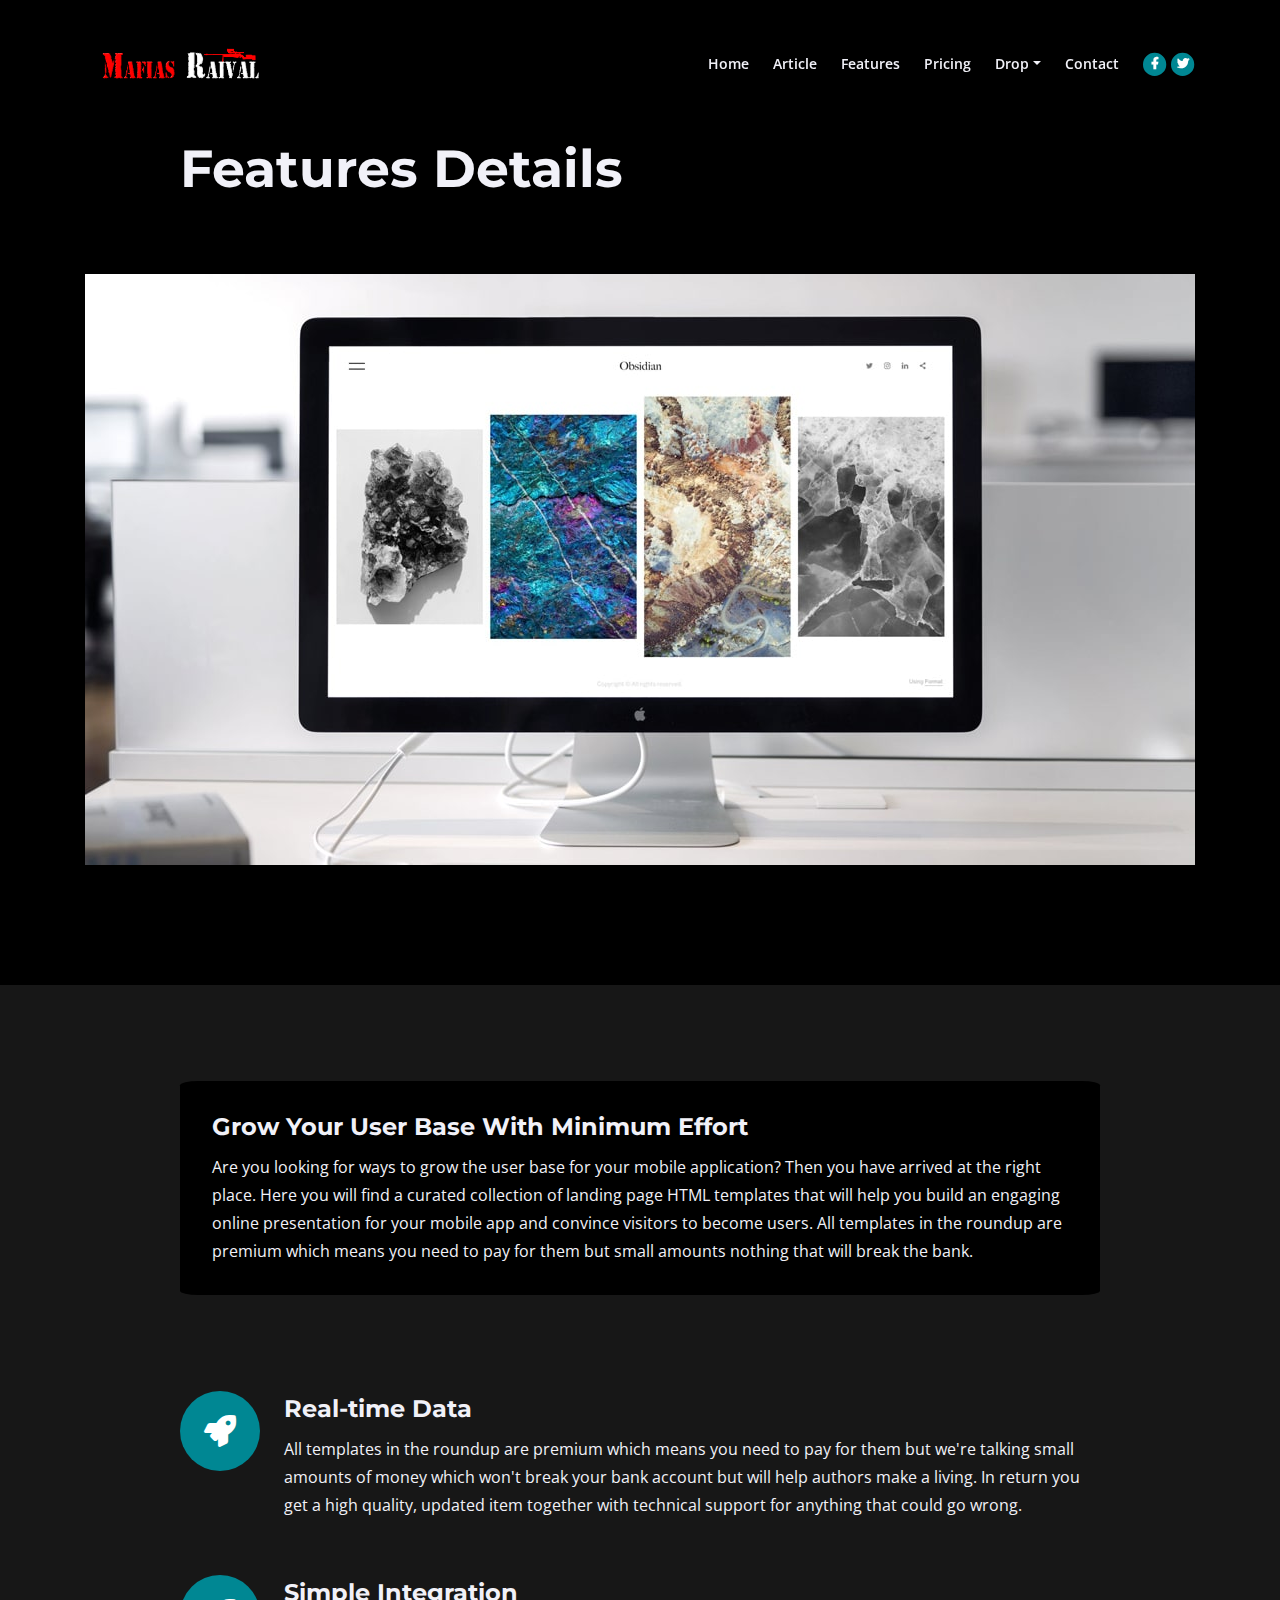
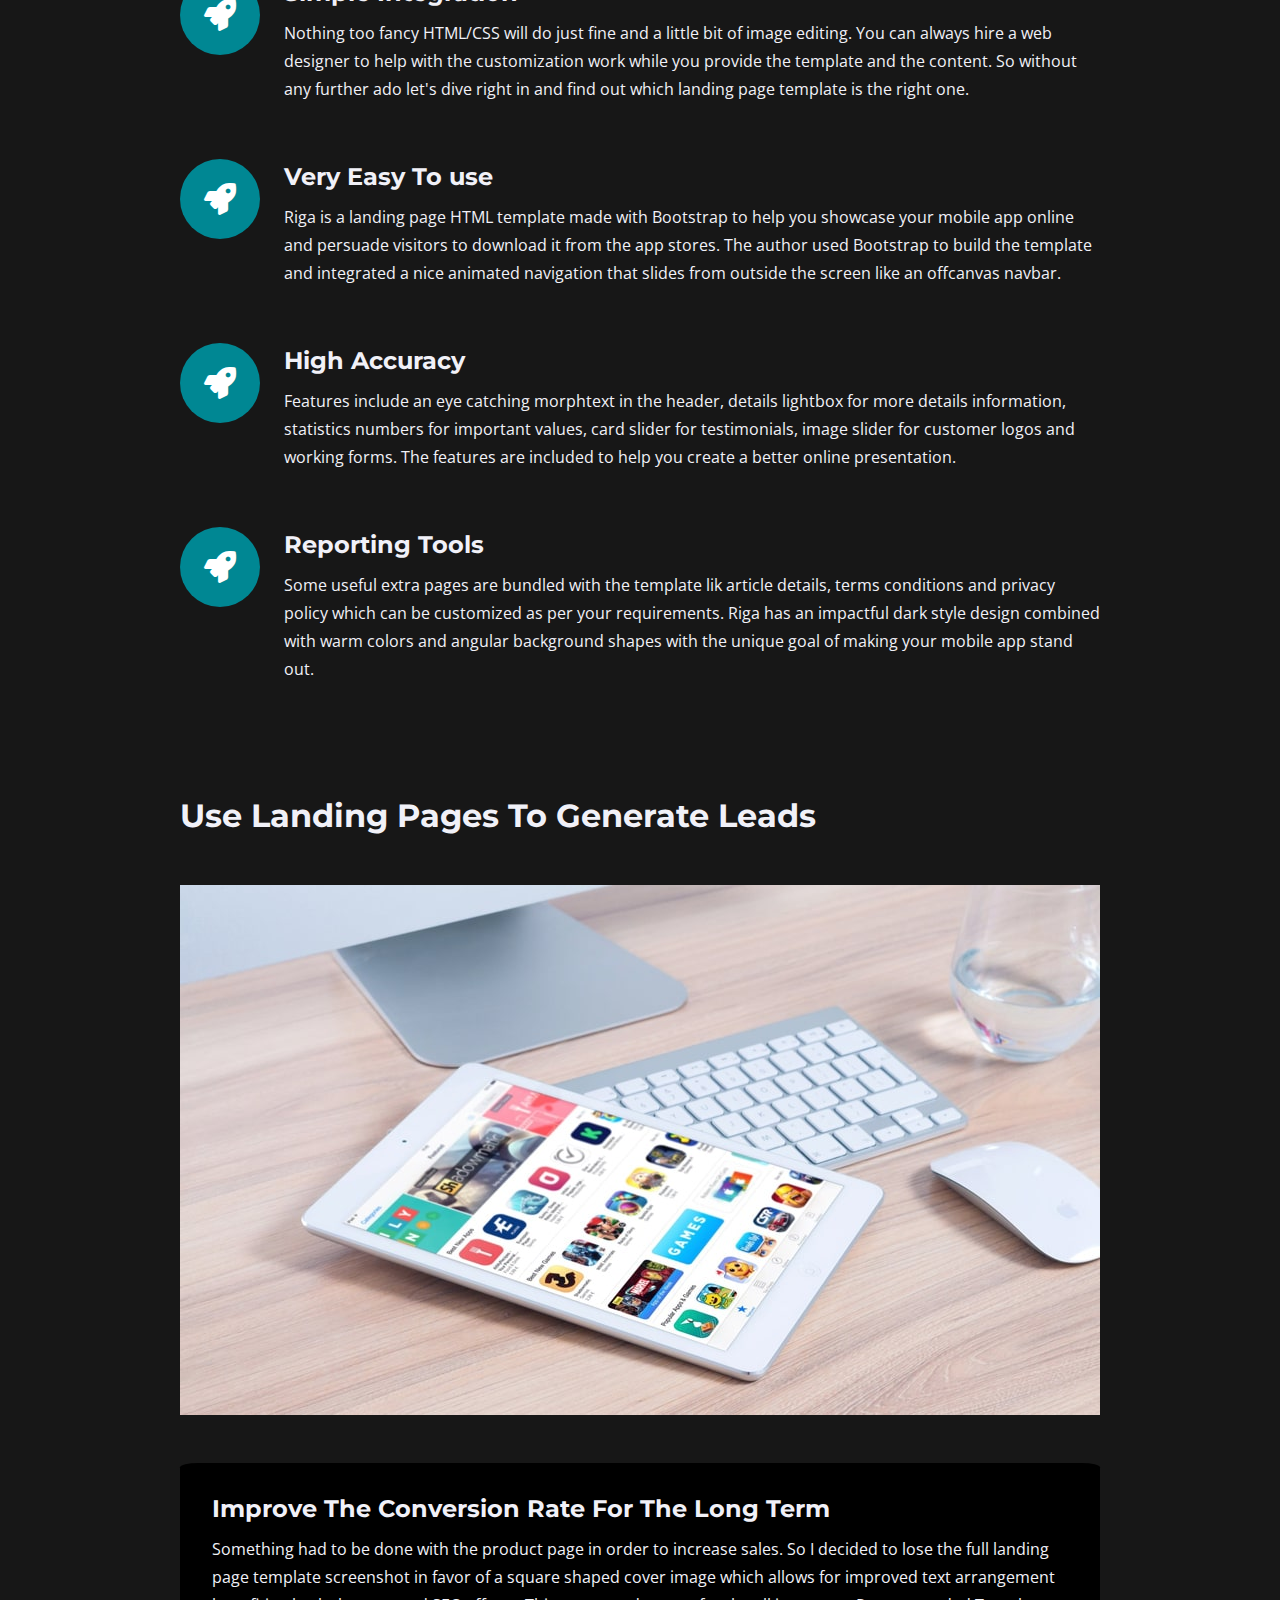
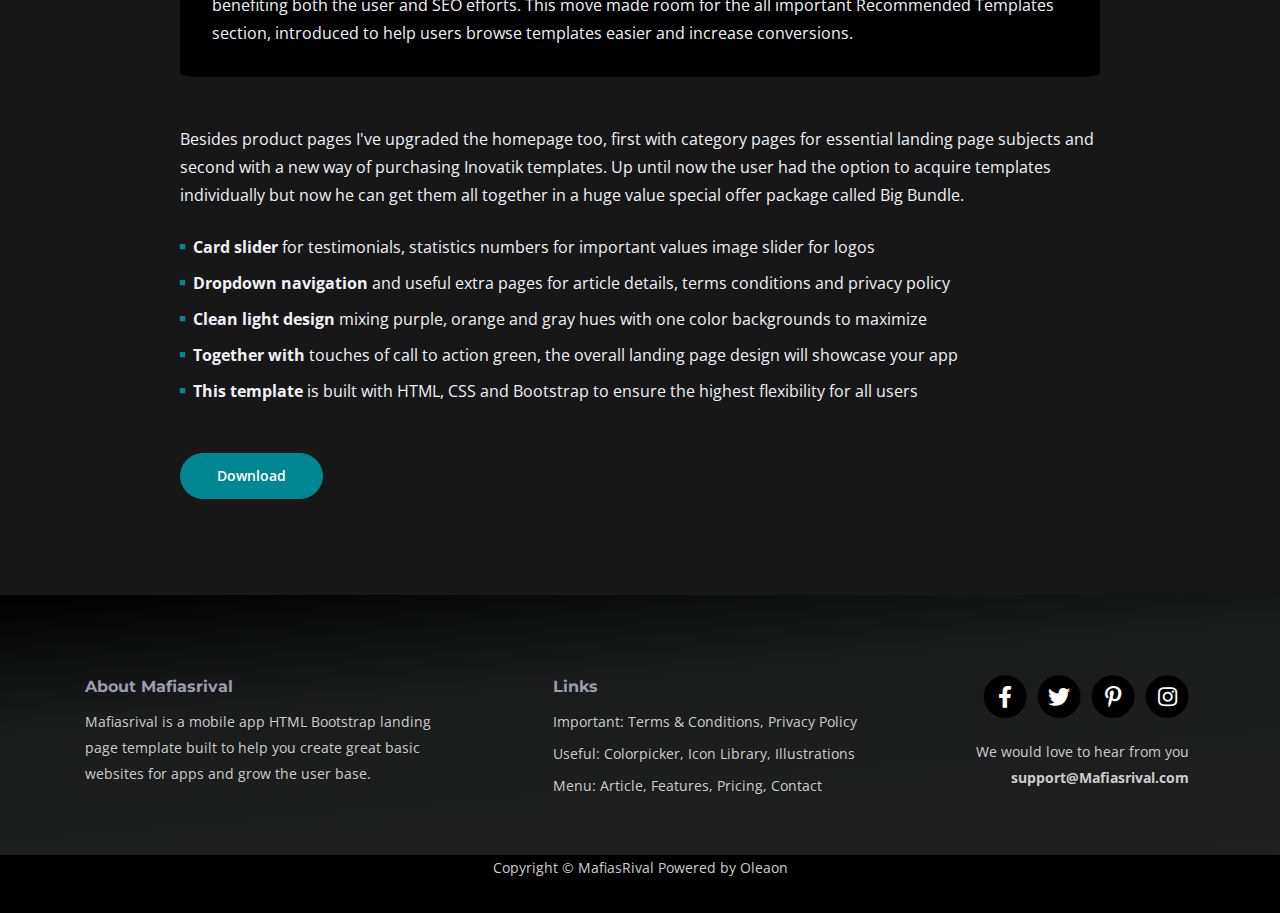
<file: features.html>
<!DOCTYPE html>
<html lang="en">
<head>
    <meta charset="utf-8">
    <meta name="viewport" content="width=device-width, initial-scale=1, shrink-to-fit=no">
    
    <!-- SEO Meta Tags -->
    <meta name="description" content="Mafiasrival is a mobile app landing page template made with HTML and Bootstrap to help you present mobile apps to the online audience and convince visitors to download from the app stores">
    <meta name="author" content="Inovatik">

    <!-- OG Meta Tags to improve the way the post looks when you share the page on LinkedIn, Facebook, Google+ -->
	<meta property="og:site_name" content="" /> <!-- website name -->
	<meta property="og:site" content="" /> <!-- website link -->
	<meta property="og:title" content=""/> <!-- title shown in the actual shared post -->
	<meta property="og:description" content="" /> <!-- description shown in the actual shared post -->
	<meta property="og:image" content="" /> <!-- image link, make sure it's jpg -->
	<meta property="og:url" content="" /> <!-- where do you want your post to link to -->
	<meta property="og:type" content="article" />

    <!-- Webpage Title -->
    <title>Features Details - Mafiasrival</title>
    
    <!-- Styles -->
    <link href="https://fonts.googleapis.com/css2?family=Open+Sans:ital,wght@0,400;0,600;0,700;1,400&display=swap" rel="stylesheet">
    <link href="https://fonts.googleapis.com/css2?family=Montserrat:wght@700&display=swap" rel="stylesheet">
    <link href="css/bootstrap.css" rel="stylesheet">
    <link href="css/fontawesome-all.css" rel="stylesheet">
    <link href="css/swiper.css" rel="stylesheet">
	<link href="css/magnific-popup.css" rel="stylesheet">
	<link href="css/styles.css" rel="stylesheet">
	
	<!-- Favicon  -->
    <link rel="icon" href="images/logo.png">
</head>
<body data-spy="scroll" data-target=".fixed-top">
    
    <!-- Navigation -->
    <nav class="navbar navbar-expand-lg fixed-top navbar-dark">
        <div class="container">
            
            <!-- Text Logo - Use this if you don't have a graphic logo -->
            <!-- <a class="navbar-brand logo-text page-scroll" href="index.html">Mafiasrival</a> -->

            <!-- Image Logo -->
            <a class="navbar-brand logo-image" href="index.html"><img src="images/MRLogo.png" alt="alternative"></a> 

            <button class="navbar-toggler p-0 border-0" type="button" data-toggle="offcanvas">
                <span class="navbar-toggler-icon"></span>
            </button>

            <div class="navbar-collapse offcanvas-collapse" id="navbarsExampleDefault">
                <ul class="navbar-nav ml-auto">
                    <li class="nav-item">
                        <a class="nav-link page-scroll" href="index.html">Home</a>
                    </li>
                    <li class="nav-item">
                        <a class="nav-link page-scroll" href="article.html">Article <span class="sr-only">(current)</span></a>
                    </li>
                    <li class="nav-item">
                        <a class="nav-link page-scroll" href="features.html">Features</a>
                    </li>
                    <li class="nav-item">
                        <a class="nav-link page-scroll" href="pricing.html">Pricing</a>
                    </li>
                    <li class="nav-item dropdown">
                        <a class="nav-link dropdown-toggle" href="#" id="dropdown01" data-toggle="dropdown" aria-haspopup="true" aria-expanded="false">Drop</a>
                        <div class="dropdown-menu" aria-labelledby="dropdown01">
                            <a class="dropdown-item page-scroll" href="terms.html">Terms Conditions</a>
                            <div class="dropdown-divider"></div>
                            <a class="dropdown-item page-scroll" href="privacy.html">Privacy Policy</a>
                        </div>
                    </li>
                    <li class="nav-item">
                        <a class="nav-link page-scroll" href="contact.html">Contact</a>
                    </li>
                </ul>
                <span class="nav-item social-icons">
                    <span class="fa-stack">
                        <a href="#your-link">
                            <i class="fas fa-circle fa-stack-2x"></i>
                            <i class="fab fa-facebook-f fa-stack-1x"></i>
                        </a>
                    </span>
                    <span class="fa-stack">
                        <a href="#your-link">
                            <i class="fas fa-circle fa-stack-2x"></i>
                            <i class="fab fa-twitter fa-stack-1x"></i>
                        </a>
                    </span>
                </span>
            </div> <!-- end of navbar-collapse -->
        </div> <!-- end of container -->
    </nav> <!-- end of navbar -->
    <!-- end of navigation -->


    <!-- Header -->
    <header class="ex-header bg-dark-blue">
        <div class="container">
            <div class="row">
                <div class="col-xl-10 offset-xl-1">
                    <h1>Features Details</h1>
                </div> <!-- end of col -->
            </div> <!-- end of row -->
        </div> <!-- end of container -->
    </header> <!-- end of ex-header -->
    <!-- end of header -->


    <!-- Basic -->
    <div class="ex-basic-1 bg-dark-blue pb-4">
        <div class="container">
            <div class="row">
                <div class="col-lg-12">
                    <img class="img-fluid mb-6" src="images/article-details-large.jpg" alt="alternative">
                </div> <!-- end of col -->
            </div> <!-- end of row -->
        </div> <!-- end of container -->
    </div> <!-- end of ex-basic-1 -->
    <!-- end of basic -->


    <!-- Basic -->
    <div class="ex-basic-1 pt-5">
        <div class="container">
            <div class="row">
                <div class="col-xl-10 offset-xl-1">
                    <div class="text-box mt-5 mb-6">
                        <h3>Grow Your User Base With Minimum Effort</h3>
                        <p>Are you looking for ways to grow the user base for your mobile application? Then you have arrived at the right place. Here you will find a curated collection of landing page HTML templates that will help you build an engaging online presentation for your mobile app and convince visitors to become users. All templates in the roundup are premium which means you need to pay for them but small amounts nothing that will break the bank.</p>
                    </div> <!-- end of text-box -->

                    <ul class="list-unstyled list-icon-lg mb-6">
                        <li class="media">
                            <div class="list-icon">
                                <i class="fas fa-rocket"></i>
                            </div>
                            <div class="media-body">
                                <h3 class="list-item-title">Real-time Data</h3>
                                <p class="list-item-text"> All templates in the roundup are premium which means you need to pay for them but we're talking small amounts of money which won't break your bank account but will help authors make a living. In return you get a high quality, updated item together with technical support for anything that could go wrong. </p>
                            </div>
                        </li>
                        <li class="media">
                            <div class="list-icon">
                                <i class="fas fa-rocket"></i>
                            </div>
                            <div class="media-body">
                                <h3 class="list-item-title">Simple Integration</h3>
                                <p class="list-item-text">Nothing too fancy HTML/CSS will do just fine and a little bit of image editing. You can always hire a web designer to help with the customization work while you provide the template and the content. So without any further ado let's dive right in and find out which landing page template is the right one.</p>
                            </div>
                        </li>
                        <li class="media">
                            <div class="list-icon">
                                <i class="fas fa-rocket"></i>
                            </div>
                            <div class="media-body">
                                <h3 class="list-item-title">Very Easy To use</h3>
                                <p class="list-item-text">Riga is a landing page HTML template made with Bootstrap to help you showcase your mobile app online and persuade visitors to download it from the app stores. The author used Bootstrap to build the template and integrated a nice animated navigation that slides from outside the screen like an offcanvas navbar.</p>
                            </div>
                        </li>
                        <li class="media">
                            <div class="list-icon">
                                <i class="fas fa-rocket"></i>
                            </div>
                            <div class="media-body">
                                <h3 class="list-item-title">High Accuracy</h3>
                                <p class="list-item-text">Features include an eye catching morphtext in the header, details lightbox for more details information, statistics numbers for important values, card slider for testimonials, image slider for customer logos and working forms. The features are included to help you create a better online presentation.</p>
                            </div>
                        </li>
                        <li class="media">
                            <div class="list-icon">
                                <i class="fas fa-rocket"></i>
                            </div>
                            <div class="media-body">
                                <h3 class="list-item-title">Reporting Tools</h3>
                                <p class="list-item-text">Some useful extra pages are bundled with the template lik article details, terms conditions and privacy policy which can be customized as per your requirements. Riga has an impactful dark style design combined with warm colors and angular background shapes with the unique goal of making your mobile app stand out.</p>
                            </div>
                        </li>
                    </ul> <!-- end of list-unstyled -->
                </div> <!-- end of col -->
            </div> <!-- end of row -->
        </div> <!-- end of container -->
    </div> <!-- end of ex-basic-1 -->
    <!-- end of basic -->


    <!-- Basic -->
    <div class="ex-basic-1">
        <div class="container">
            <div class="row">
                <div class="col-xl-10 offset-xl-1">
                    <h2 class="mb-5">Use Landing Pages To Generate Leads</h2>
                    <img class="img-fluid mb-5" src="images/article-details-small.jpg" alt="alternative">
                    <div class="text-box mb-5">
                        <h3>Improve The Conversion Rate For The Long Term</h3>
                        <p>Something had to be done with the product page in order to increase sales. So I decided to lose the full landing page template screenshot in favor of a square shaped cover image which allows for improved text arrangement benefiting both the user and SEO efforts. This move made room for the all important Recommended Templates section, introduced to help users browse templates easier and increase conversions.</p>
                    </div> <!-- end of text-box -->
                    <p class="mb-4">Besides product pages I've upgraded the homepage too, first with category pages for essential landing page subjects and second with a new way of purchasing Inovatik templates. Up until now the user had the option to acquire templates individually but now he can get them all together in a huge value special offer package called Big Bundle.</p>
                    <ul class="list-unstyled li-space-lg mb-5">
                        <li class="media">
                            <i class="fas fa-square"></i>
                            <div class="media-body"><strong>Card slider</strong> for testimonials, statistics numbers for important values image slider for logos</div>
                        </li>
                        <li class="media">
                            <i class="fas fa-square"></i>
                            <div class="media-body"><strong>Dropdown navigation</strong> and useful extra pages for article details, terms conditions and privacy policy</div>
                        </li>
                        <li class="media">
                            <i class="fas fa-square"></i>
                            <div class="media-body"><strong>Clean light design</strong> mixing purple, orange and gray hues with one color backgrounds to maximize</div>
                        </li>
                        <li class="media">
                            <i class="fas fa-square"></i>
                            <div class="media-body"><strong>Together with</strong> touches of call to action green, the overall landing page design will showcase your app</div>
                        </li>
                        <li class="media">
                            <i class="fas fa-square"></i>
                            <div class="media-body"><strong>This template</strong> is built with HTML, CSS and Bootstrap to ensure the highest flexibility for all users</div>
                        </li>
                    </ul>

                    <a class="btn-solid-reg mb-6" href="index.html">Download</a>
                </div> <!-- end of col -->
            </div> <!-- end of row -->
        </div> <!-- end of container -->
    </div> <!-- end of ex-basic-1 -->
    <!-- end of basic -->


    <!-- Footer -->
    <div class="footer bg-dark-blue">
        <div class="container">
            <div class="row">
                <div class="col-lg-12">
                    <div class="footer-col first">
                        <h6>About Mafiasrival</h6>
                        <p class="p-small">Mafiasrival is a mobile app HTML Bootstrap landing page template built to help you create great basic websites for apps and grow the user base.</p>
                    </div> <!-- end of footer-col -->
                    <div class="footer-col second">
                        <h6>Links</h6>
                        <ul class="list-unstyled li-space-lg p-small">
                            <li>Important: <a href="terms.html">Terms & Conditions</a>, <a href="privacy.html">Privacy Policy</a></li>
                            <li>Useful: <a href="#">Colorpicker</a>, <a href="#">Icon Library</a>, <a href="#">Illustrations</a></li>
                            <li>Menu: <a href="article.html">Article</a>, <a href="features.html">Features</a>, <a href="pricing.html">Pricing</a>, <a href="contact.html">Contact</a></li>
                        </ul>
                    </div> <!-- end of footer-col -->
                    <div class="footer-col third">
                        <span class="fa-stack">
                            <a href="#your-link">
                                <i class="fas fa-circle fa-stack-2x"></i>
                                <i class="fab fa-facebook-f fa-stack-1x"></i>
                            </a>
                        </span>
                        <span class="fa-stack">
                            <a href="#your-link">
                                <i class="fas fa-circle fa-stack-2x"></i>
                                <i class="fab fa-twitter fa-stack-1x"></i>
                            </a>
                        </span>
                        <span class="fa-stack">
                            <a href="#your-link">
                                <i class="fas fa-circle fa-stack-2x"></i>
                                <i class="fab fa-pinterest-p fa-stack-1x"></i>
                            </a>
                        </span>
                        <span class="fa-stack">
                            <a href="#your-link">
                                <i class="fas fa-circle fa-stack-2x"></i>
                                <i class="fab fa-instagram fa-stack-1x"></i>
                            </a>
                        </span>
                        <p class="p-small">We would love to hear from you <a href="mailto:support@Mafiasrival.com"><strong>support@Mafiasrival.com</strong></a></p>
                    </div> <!-- end of footer-col -->
                </div> <!-- end of col -->
            </div> <!-- end of row -->
        </div> <!-- end of container -->
    </div> <!-- end of footer -->  
    <!-- end of footer -->


    <!-- Copyright -->
    <div class="copyright bg-dark-blue">
        <div class="container">
            <div class="row">
                <div class="col-lg-12">
                    <p class="p-small">Copyright © <a href="https://mafiasrival.com">MafiasRival</a>&nbsp;Powered by Oleaon</p>
                </div> <!-- end of col -->
            </div> <!-- enf of row -->
        </div> <!-- end of container -->
    </div> <!-- end of copyright --> 
    <!-- end of copyright -->
    
    	
    <!-- Scripts -->
    <script src="js/jquery.min.js"></script> <!-- jQuery for Bootstrap's JavaScript plugins -->
    <script src="js/bootstrap.min.js"></script> <!-- Bootstrap framework -->
    <script src="js/jquery.easing.min.js"></script> <!-- jQuery Easing for smooth scrolling between anchors -->
    <script src="js/swiper.min.js"></script> <!-- Swiper for image and text sliders -->
    <script src="js/jquery.magnific-popup.js"></script> <!-- Magnific Popup for lightboxes -->
    <script src="js/morphext.min.js"></script> <!-- Morphtext rotating text in the header -->
    <script src="js/validator.min.js"></script> <!-- Validator.js - Bootstrap plugin that validates forms -->
    <script src="js/scripts.js"></script> <!-- Custom scripts -->
</body>
</html>
</file>
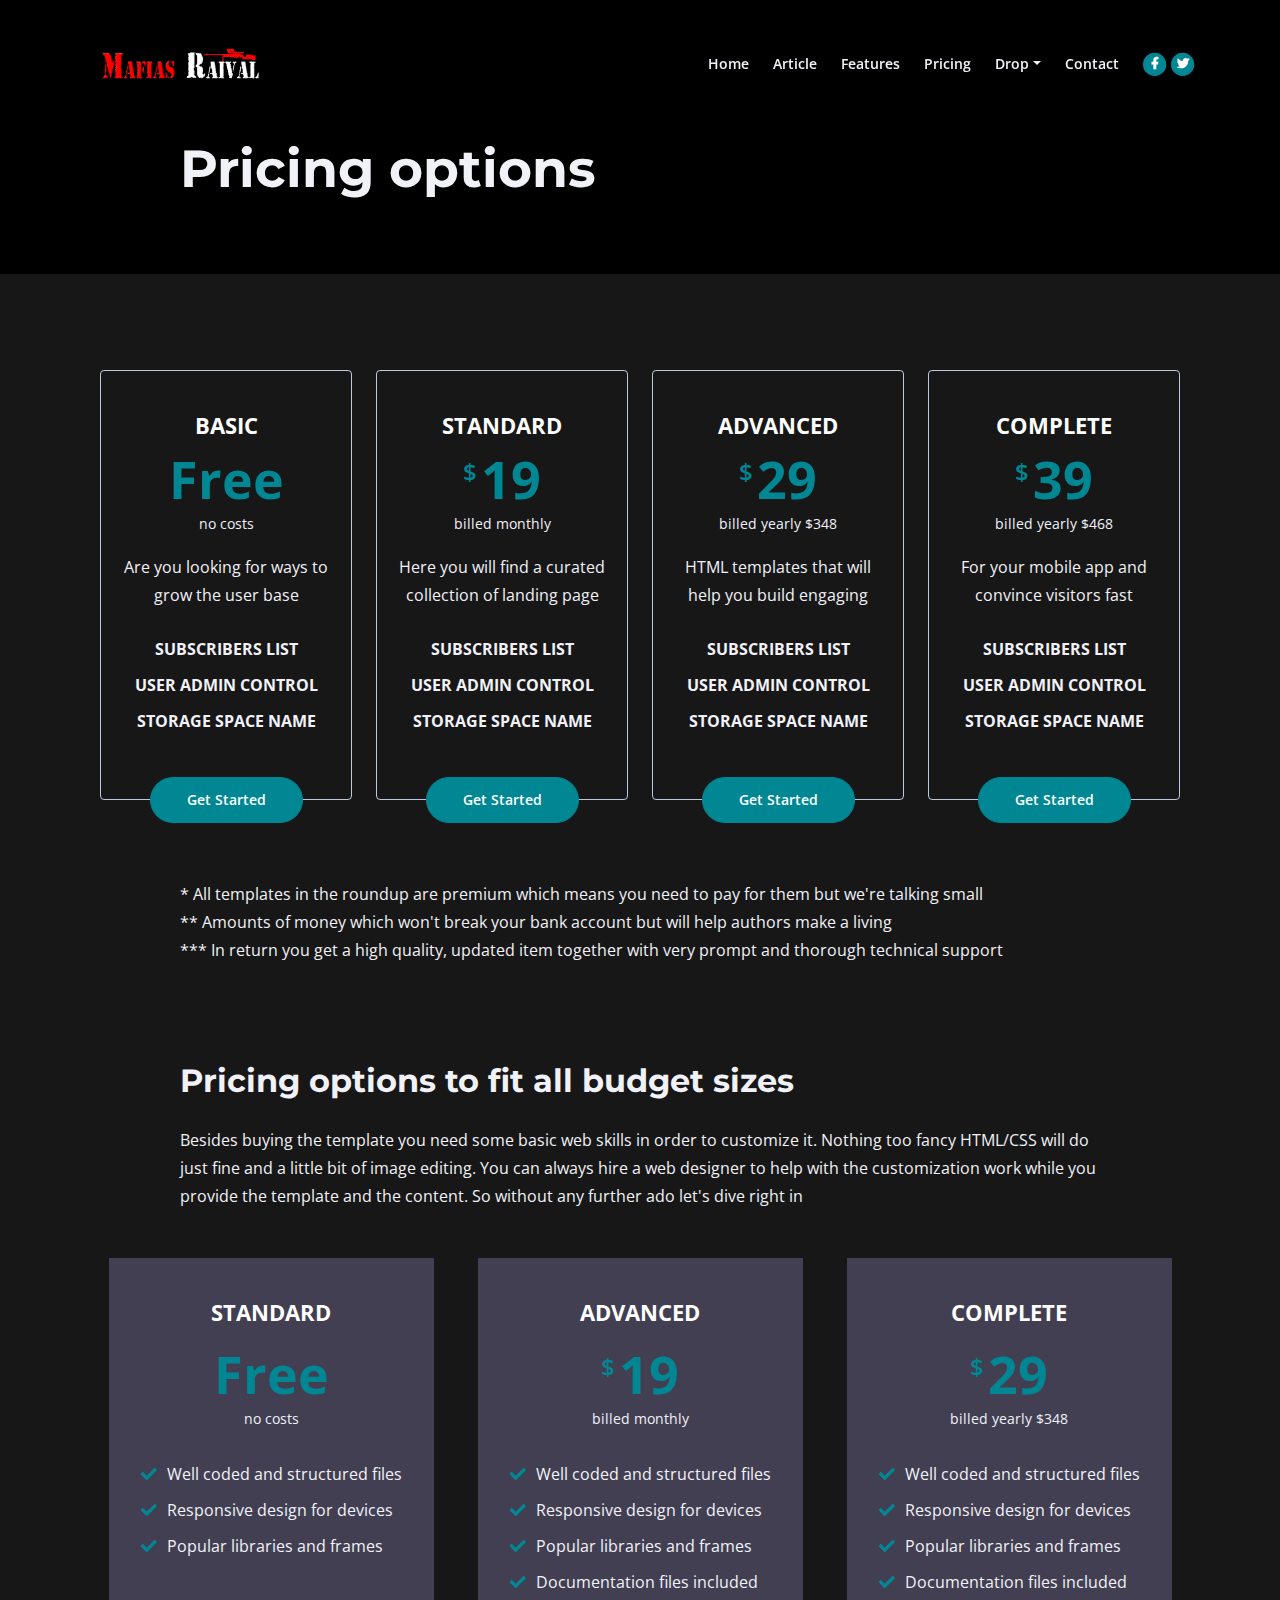
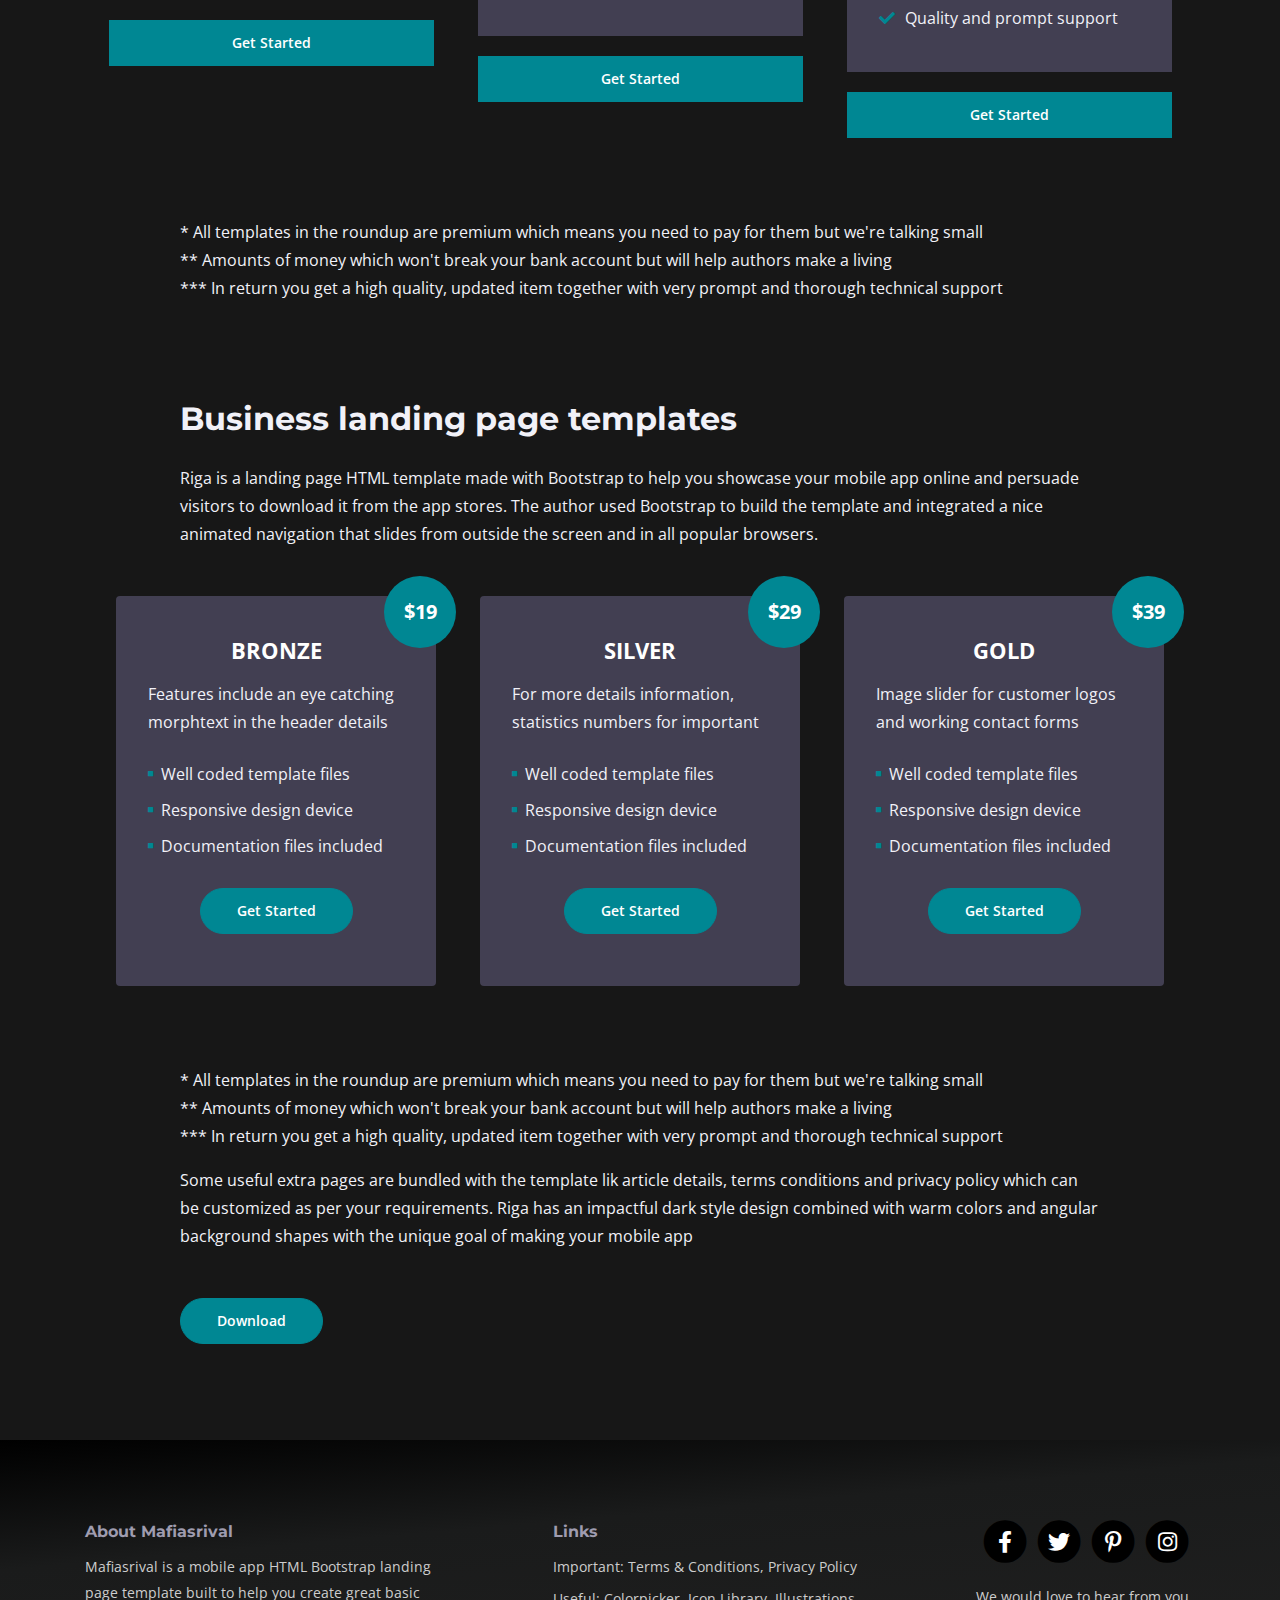
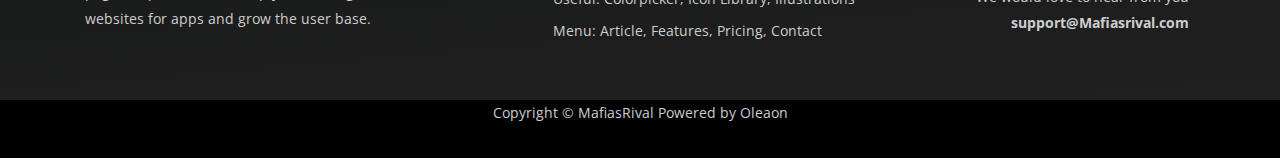
<file: pricing.html>
<!DOCTYPE html>
<html lang="en">
<head>
    <meta charset="utf-8">
    <meta name="viewport" content="width=device-width, initial-scale=1, shrink-to-fit=no">
    
    <!-- SEO Meta Tags -->
    <meta name="description" content="Mafiasrival is a mobile app landing page template made with HTML and Bootstrap to help you present mobile apps to the online audience and convince visitors to download from the app stores">
    <meta name="author" content="Inovatik">

    <!-- OG Meta Tags to improve the way the post looks when you share the page on LinkedIn, Facebook, Google+ -->
	<meta property="og:site_name" content="" /> <!-- website name -->
	<meta property="og:site" content="" /> <!-- website link -->
	<meta property="og:title" content=""/> <!-- title shown in the actual shared post -->
	<meta property="og:description" content="" /> <!-- description shown in the actual shared post -->
	<meta property="og:image" content="" /> <!-- image link, make sure it's jpg -->
	<meta property="og:url" content="" /> <!-- where do you want your post to link to -->
	<meta property="og:type" content="article" />

    <!-- Webpage Title -->
    <title>Pricing Options - Mafiasrival</title>
    
    <!-- Styles -->
    <link href="https://fonts.googleapis.com/css2?family=Open+Sans:ital,wght@0,400;0,600;0,700;1,400&display=swap" rel="stylesheet">
    <link href="https://fonts.googleapis.com/css2?family=Montserrat:wght@700&display=swap" rel="stylesheet">
    <link href="css/bootstrap.css" rel="stylesheet">
    <link href="css/fontawesome-all.css" rel="stylesheet">
    <link href="css/swiper.css" rel="stylesheet">
	<link href="css/magnific-popup.css" rel="stylesheet">
	<link href="css/styles.css" rel="stylesheet">
	
	<!-- Favicon  -->
    <link rel="icon" href="images/logo.png">
</head>
<body data-spy="scroll" data-target=".fixed-top">
    
    <!-- Navigation -->
    <nav class="navbar navbar-expand-lg fixed-top navbar-dark">
        <div class="container">
            
            <!-- Text Logo - Use this if you don't have a graphic logo -->
            <!-- <a class="navbar-brand logo-text page-scroll" href="index.html">Mafiasrival</a> -->

            <!-- Image Logo -->
            <a class="navbar-brand logo-image" href="index.html"><img src="images/MRLogo.png" alt="alternative"></a> 

            <button class="navbar-toggler p-0 border-0" type="button" data-toggle="offcanvas">
                <span class="navbar-toggler-icon"></span>
            </button>

            <div class="navbar-collapse offcanvas-collapse" id="navbarsExampleDefault">
                <ul class="navbar-nav ml-auto">
                    <li class="nav-item">
                        <a class="nav-link page-scroll" href="index.html">Home</a>
                    </li>
                    <li class="nav-item">
                        <a class="nav-link page-scroll" href="article.html">Article <span class="sr-only">(current)</span></a>
                    </li>
                    <li class="nav-item">
                        <a class="nav-link page-scroll" href="features.html">Features</a>
                    </li>
                    <li class="nav-item">
                        <a class="nav-link page-scroll" href="pricing.html">Pricing</a>
                    </li>
                    <li class="nav-item dropdown">
                        <a class="nav-link dropdown-toggle" href="#" id="dropdown01" data-toggle="dropdown" aria-haspopup="true" aria-expanded="false">Drop</a>
                        <div class="dropdown-menu" aria-labelledby="dropdown01">
                            <a class="dropdown-item page-scroll" href="terms.html">Terms Conditions</a>
                            <div class="dropdown-divider"></div>
                            <a class="dropdown-item page-scroll" href="privacy.html">Privacy Policy</a>
                        </div>
                    </li>
                    <li class="nav-item">
                        <a class="nav-link page-scroll" href="contact.html">Contact</a>
                    </li>
                </ul>
                <span class="nav-item social-icons">
                    <span class="fa-stack">
                        <a href="#your-link">
                            <i class="fas fa-circle fa-stack-2x"></i>
                            <i class="fab fa-facebook-f fa-stack-1x"></i>
                        </a>
                    </span>
                    <span class="fa-stack">
                        <a href="#your-link">
                            <i class="fas fa-circle fa-stack-2x"></i>
                            <i class="fab fa-twitter fa-stack-1x"></i>
                        </a>
                    </span>
                </span>
            </div> <!-- end of navbar-collapse -->
        </div> <!-- end of container -->
    </nav> <!-- end of navbar -->
    <!-- end of navigation -->


    <!-- Header -->
    <header class="ex-header bg-dark-blue">
        <div class="container">
            <div class="row">
                <div class="col-xl-10 offset-xl-1">
                    <h1>Pricing options</h1>
                </div> <!-- end of col -->
            </div> <!-- end of row -->
        </div> <!-- end of container -->
    </header> <!-- end of ex-header -->
    <!-- end of header -->


    <!-- Cards -->
    <div class="ex-cards-2 pt-6">
        <div class="container">
            <div class="row">
                <div class="col-lg-12">
                    
                    <!-- Card-->
                    <div class="card">
                        <div class="card-body">
                            <div class="package">BASIC</div>
                            <div class="price"><span class="value">Free</span></div>
                            <div class="period p-small">no costs</div>
                            <p>Are you looking for ways to grow the user base</p>
                            <ul class="list-unstyled li-space-lg">
                                <li><strong>SUBSCRIBERS LIST</strong></li>
                                <li><strong>USER ADMIN CONTROL </strong></li>
                                <li><strong>STORAGE SPACE NAME</strong></li>
                            </ul>
                            <div class="button-wrapper">
                                <a class="btn-solid-reg page-scroll" href="index.html#inquiry">Get Started</a>
                            </div>
                        </div>
                    </div> <!-- end of card -->
                    <!-- end of card -->

                    <!-- Card-->
                    <div class="card">
                        <div class="card-body">
                            <div class="package">STANDARD</div>
                            <div class="price"><span class="currency">$</span><span class="value">19</span></div>
                            <div class="period p-small">billed monthly</div>
                            <p>Here you will find a curated collection of landing page</p>
                            <ul class="list-unstyled li-space-lg">
                                <li><strong>SUBSCRIBERS LIST</strong></li>
                                <li><strong>USER ADMIN CONTROL </strong></li>
                                <li><strong>STORAGE SPACE NAME</strong></li>
                            </ul>
                            <div class="button-wrapper">
                                <a class="btn-solid-reg page-scroll" href="index.html#inquiry">Get Started</a>
                            </div>
                        </div>
                    </div> <!-- end of card -->
                    <!-- end of card -->

                    <!-- Card-->
                    <div class="card">
                        <div class="card-body">
                            <div class="package">ADVANCED</div>
                            <div class="price"><span class="currency">$</span><span class="value">29</span></div>
                            <div class="period p-small">billed yearly $348</div>
                            <p>HTML templates that will help you build engaging</p>
                            <ul class="list-unstyled li-space-lg">
                                <li><strong>SUBSCRIBERS LIST</strong></li>
                                <li><strong>USER ADMIN CONTROL </strong></li>
                                <li><strong>STORAGE SPACE NAME</strong></li>
                            </ul>
                            <div class="button-wrapper">
                                <a class="btn-solid-reg page-scroll" href="index.html#inquiry">Get Started</a>
                            </div>
                        </div>
                    </div> <!-- end of card -->
                    <!-- end of card -->

                    <!-- Card-->
                    <div class="card">
                        <div class="card-body">
                            <div class="package">COMPLETE</div>
                            <div class="price"><span class="currency">$</span><span class="value">39</span></div>
                            <div class="period p-small">billed yearly $468</div>
                            <p>For your mobile app and convince visitors fast</p>
                            <ul class="list-unstyled li-space-lg">
                                <li><strong>SUBSCRIBERS LIST</strong></li>
                                <li><strong>USER ADMIN CONTROL </strong></li>
                                <li><strong>STORAGE SPACE NAME</strong></li>
                            </ul>
                            <div class="button-wrapper">
                                <a class="btn-solid-reg page-scroll" href="index.html#inquiry">Get Started</a>
                            </div>
                        </div>
                    </div> <!-- end of card -->
                    <!-- end of card -->

                </div> <!-- end of col -->
            </div> <!-- end of row -->
        </div> <!-- end of container -->
    </div> <!-- end of ex-cards-2 -->
    <!-- end of cards -->


    <!-- Basic -->
    <div class="ex-basic-1">
        <div class="container">
            <div class="row">
                <div class="col-xl-10 offset-xl-1">
                    <p class="mb-6">* All templates in the roundup are premium which means you need to pay for them but we're talking small
                    <br>** Amounts of money which won't break your bank account but will help authors make a living 
                    <br>*** In return you get a high quality, updated item together with very prompt and thorough technical support</p>
                    
                    <h2 class="mb-4">Pricing options to fit all budget sizes</h2>
                    <p class="mb-5">Besides buying the template you need some basic web skills in order to customize it. Nothing too fancy HTML/CSS will do just fine and a little bit of image editing. You can always hire a web designer to help with the customization work while you provide the template and the content. So without any further ado let's dive right in</p>
                </div> <!-- end of col -->
            </div> <!-- end of row -->
        </div> <!-- end of container -->
    </div> <!-- end of ex-basic-1 -->
    <!-- end of basic -->


    <!-- Cards -->
    <div class="ex-cards-3">
        <div class="container">
            <div class="row">
                <div class="col-lg-12">
                    
                    <!-- Card-->
                    <div class="card">
                        <div class="card-body">
                            <div class="package">STANDARD</div>
                            <div class="price"><span class="value">Free</span></div>
                            <div class="period p-small">no costs</div>
                            <ul class="list-unstyled li-space-lg">
                                <li class="media">
                                    <i class="fas fa-check"></i>
                                    <div class="media-body">Well coded and structured files</div>
                                </li>
                                <li class="media">
                                    <i class="fas fa-check"></i>
                                    <div class="media-body">Responsive design for devices</div>
                                </li>
                                <li class="media">
                                    <i class="fas fa-check"></i>
                                    <div class="media-body">Popular libraries and frames</div>
                                </li>
                            </ul>
                        </div>
                        <a class="btn-solid-reg page-scroll" href="index.html#inquiry">Get Started</a>
                    </div> <!-- end of card -->
                    <!-- end of card -->

                    <!-- Card-->
                    <div class="card">
                        <div class="card-body">
                            <div class="package">ADVANCED</div>
                            <div class="price"><span class="currency">$</span><span class="value">19</span></div>
                            <div class="period p-small">billed monthly</div>
                            <ul class="list-unstyled li-space-lg">
                                <li class="media">
                                    <i class="fas fa-check"></i>
                                    <div class="media-body">Well coded and structured files</div>
                                </li>
                                <li class="media">
                                    <i class="fas fa-check"></i>
                                    <div class="media-body">Responsive design for devices</div>
                                </li>
                                <li class="media">
                                    <i class="fas fa-check"></i>
                                    <div class="media-body">Popular libraries and frames</div>
                                </li>
                                <li class="media">
                                    <i class="fas fa-check"></i>
                                    <div class="media-body">Documentation files included</div>
                                </li>
                            </ul>
                        </div>
                        <a class="btn-solid-reg page-scroll" href="index.html#inquiry">Get Started</a>
                    </div> <!-- end of card -->
                    <!-- end of card -->


                    <!-- Card-->
                    <div class="card">
                        <div class="card-body">
                            <div class="package">COMPLETE</div>
                            <div class="price"><span class="currency">$</span><span class="value">29</span></div>
                            <div class="period p-small">billed yearly $348</div>
                            <ul class="list-unstyled li-space-lg">
                                <li class="media">
                                    <i class="fas fa-check"></i>
                                    <div class="media-body">Well coded and structured files</div>
                                </li>
                                <li class="media">
                                    <i class="fas fa-check"></i>
                                    <div class="media-body">Responsive design for devices</div>
                                </li>
                                <li class="media">
                                    <i class="fas fa-check"></i>
                                    <div class="media-body">Popular libraries and frames</div>
                                </li>
                                <li class="media">
                                    <i class="fas fa-check"></i>
                                    <div class="media-body">Documentation files included</div>
                                </li>
                                <li class="media">
                                    <i class="fas fa-check"></i>
                                    <div class="media-body">Quality and prompt support</div>
                                </li>
                            </ul>
                        </div>
                        <a class="btn-solid-reg page-scroll" href="index.html#inquiry">Get Started</a>
                    </div> <!-- end of card -->
                    <!-- end of card -->

                </div> <!-- end of col -->
            </div> <!-- end of row -->
        </div> <!-- end of container -->
    </div> <!-- end of ex-cards-3 -->
    <!-- end of cards -->


    <!-- Basic -->
    <div class="ex-basic-1">
        <div class="container">
            <div class="row">
                <div class="col-xl-10 offset-xl-1">
                        <p class="mb-6">* All templates in the roundup are premium which means you need to pay for them but we're talking small
                        <br>** Amounts of money which won't break your bank account but will help authors make a living 
                        <br>*** In return you get a high quality, updated item together with very prompt and thorough technical support</p>
                        
                        <h2 class="mb-4">Business landing page templates</h2>
                        <p class="mb-5">Riga is a landing page HTML template made with Bootstrap to help you showcase your mobile app online and persuade visitors to download it from the app stores. The author used Bootstrap to build the template and integrated a nice animated navigation that slides from outside the screen and in all popular browsers.</p>
                </div> <!-- end of col -->
            </div> <!-- end of row -->
        </div> <!-- end of container -->
    </div> <!-- end of ex-basic-1 -->
    <!-- end of basic -->


    <!-- Cards -->
    <div class="ex-cards-4">
        <div class="container">
            <div class="row">
                <div class="col-lg-12">
                    
                    <!-- Card-->
                    <div class="card">
                        <div class="price"><span class="value">$19</span></div>
                        <div class="card-body">
                            <div class="package">BRONZE</div>
                            <p>Features include an eye catching morphtext in the header details</p>
                            <ul class="list-unstyled li-space-lg">
                                <li class="media">
                                    <i class="fas fa-square"></i>
                                    <div class="media-body">Well coded template files</div>
                                </li>
                                <li class="media">
                                    <i class="fas fa-square"></i>
                                    <div class="media-body">Responsive design device</div>
                                </li>
                                <li class="media">
                                    <i class="fas fa-square"></i>
                                    <div class="media-body">Documentation files included</div>
                                </li>
                            </ul>
                            <div class="button-wrapper">
                                <a class="btn-solid-reg page-scroll" href="index.html#inquiry">Get Started</a>
                            </div>
                        </div>
                    </div> <!-- end of card -->
                    <!-- end of card -->

                    <!-- Card-->
                    <div class="card">
                        <div class="price"><span class="value">$29</span></div>
                        <div class="card-body">
                            <div class="package">SILVER</div>
                            <p>For more details information, statistics numbers for important</p>
                            <ul class="list-unstyled li-space-lg">
                                <li class="media">
                                    <i class="fas fa-square"></i>
                                    <div class="media-body">Well coded template files</div>
                                </li>
                                <li class="media">
                                    <i class="fas fa-square"></i>
                                    <div class="media-body">Responsive design device</div>
                                </li>
                                <li class="media">
                                    <i class="fas fa-square"></i>
                                    <div class="media-body">Documentation files included</div>
                                </li>
                            </ul>
                            <div class="button-wrapper">
                                <a class="btn-solid-reg page-scroll" href="index.html#inquiry">Get Started</a>
                            </div>
                        </div>
                    </div> <!-- end of card -->
                    <!-- end of card -->

                    <!-- Card-->
                    <div class="card">
                        <div class="price"><span class="value">$39</span></div>
                        <div class="card-body">
                            <div class="package">GOLD</div>
                            <p>Image slider for customer logos and working contact forms</p>
                            <ul class="list-unstyled li-space-lg">
                                <li class="media">
                                    <i class="fas fa-square"></i>
                                    <div class="media-body">Well coded template files</div>
                                </li>
                                <li class="media">
                                    <i class="fas fa-square"></i>
                                    <div class="media-body">Responsive design device</div>
                                </li>
                                <li class="media">
                                    <i class="fas fa-square"></i>
                                    <div class="media-body">Documentation files included</div>
                                </li>
                            </ul>
                            <div class="button-wrapper">
                                <a class="btn-solid-reg page-scroll" href="index.html#inquiry">Get Started</a>
                            </div>
                        </div>
                    </div> <!-- end of card -->
                    <!-- end of card -->

                </div> <!-- end of col -->
            </div> <!-- end of row -->
        </div> <!-- end of container -->
    </div> <!-- end of ex-cards-4 -->
    <!-- end of cards -->


    <!-- Basic -->
    <div class="ex-basic-1">
        <div class="container">
            <div class="row">
                <div class="col-xl-10 offset-xl-1">
                    <p>* All templates in the roundup are premium which means you need to pay for them but we're talking small
                    <br>** Amounts of money which won't break your bank account but will help authors make a living 
                    <br>*** In return you get a high quality, updated item together with very prompt and thorough technical support</p>
                    
                    <p class="mb-5">Some useful extra pages are bundled with the template lik article details, terms conditions and privacy policy which can be customized as per your requirements. Riga has an impactful dark style design combined with warm colors and angular background shapes with the unique goal of making your mobile app</p>

                    <a class="btn-solid-reg mb-6" href="index.html">Download</a>
                </div> <!-- end of col -->
            </div> <!-- end of row -->
        </div> <!-- end of container -->
    </div> <!-- end of ex-basic-1 -->
    <!-- end of basic -->


    <!-- Footer -->
    <div class="footer bg-dark-blue">
        <div class="container">
            <div class="row">
                <div class="col-lg-12">
                    <div class="footer-col first">
                        <h6>About Mafiasrival</h6>
                        <p class="p-small">Mafiasrival is a mobile app HTML Bootstrap landing page template built to help you create great basic websites for apps and grow the user base.</p>
                    </div> <!-- end of footer-col -->
                    <div class="footer-col second">
                        <h6>Links</h6>
                        <ul class="list-unstyled li-space-lg p-small">
                            <li>Important: <a href="terms.html">Terms & Conditions</a>, <a href="privacy.html">Privacy Policy</a></li>
                            <li>Useful: <a href="#">Colorpicker</a>, <a href="#">Icon Library</a>, <a href="#">Illustrations</a></li>
                            <li>Menu: <a href="article.html">Article</a>, <a href="features.html">Features</a>, <a href="pricing.html">Pricing</a>, <a href="contact.html">Contact</a></li>
                        </ul>
                    </div> <!-- end of footer-col -->
                    <div class="footer-col third">
                        <span class="fa-stack">
                            <a href="#your-link">
                                <i class="fas fa-circle fa-stack-2x"></i>
                                <i class="fab fa-facebook-f fa-stack-1x"></i>
                            </a>
                        </span>
                        <span class="fa-stack">
                            <a href="#your-link">
                                <i class="fas fa-circle fa-stack-2x"></i>
                                <i class="fab fa-twitter fa-stack-1x"></i>
                            </a>
                        </span>
                        <span class="fa-stack">
                            <a href="#your-link">
                                <i class="fas fa-circle fa-stack-2x"></i>
                                <i class="fab fa-pinterest-p fa-stack-1x"></i>
                            </a>
                        </span>
                        <span class="fa-stack">
                            <a href="#your-link">
                                <i class="fas fa-circle fa-stack-2x"></i>
                                <i class="fab fa-instagram fa-stack-1x"></i>
                            </a>
                        </span>
                        <p class="p-small">We would love to hear from you <a href="mailto:support@Mafiasrival.com"><strong>support@Mafiasrival.com</strong></a></p>
                    </div> <!-- end of footer-col -->
                </div> <!-- end of col -->
            </div> <!-- end of row -->
        </div> <!-- end of container -->
    </div> <!-- end of footer -->  
    <!-- end of footer -->


    <!-- Copyright -->
    <div class="copyright bg-dark-blue">
        <div class="container">
            <div class="row">
                <div class="col-lg-12">
                    <p class="p-small">Copyright © <a href="https://mafiasrival.com">MafiasRival</a>&nbsp;Powered by Oleaon</p>
                </div> <!-- end of col -->
            </div> <!-- enf of row -->
        </div> <!-- end of container -->
    </div> <!-- end of copyright --> 
    <!-- end of copyright -->
    
    	
    <!-- Scripts -->
    <script src="js/jquery.min.js"></script> <!-- jQuery for Bootstrap's JavaScript plugins -->
    <script src="js/bootstrap.min.js"></script> <!-- Bootstrap framework -->
    <script src="js/jquery.easing.min.js"></script> <!-- jQuery Easing for smooth scrolling between anchors -->
    <script src="js/swiper.min.js"></script> <!-- Swiper for image and text sliders -->
    <script src="js/jquery.magnific-popup.js"></script> <!-- Magnific Popup for lightboxes -->
    <script src="js/morphext.min.js"></script> <!-- Morphtext rotating text in the header -->
    <script src="js/validator.min.js"></script> <!-- Validator.js - Bootstrap plugin that validates forms -->
    <script src="js/scripts.js"></script> <!-- Custom scripts -->
</body>
</html>
</file>
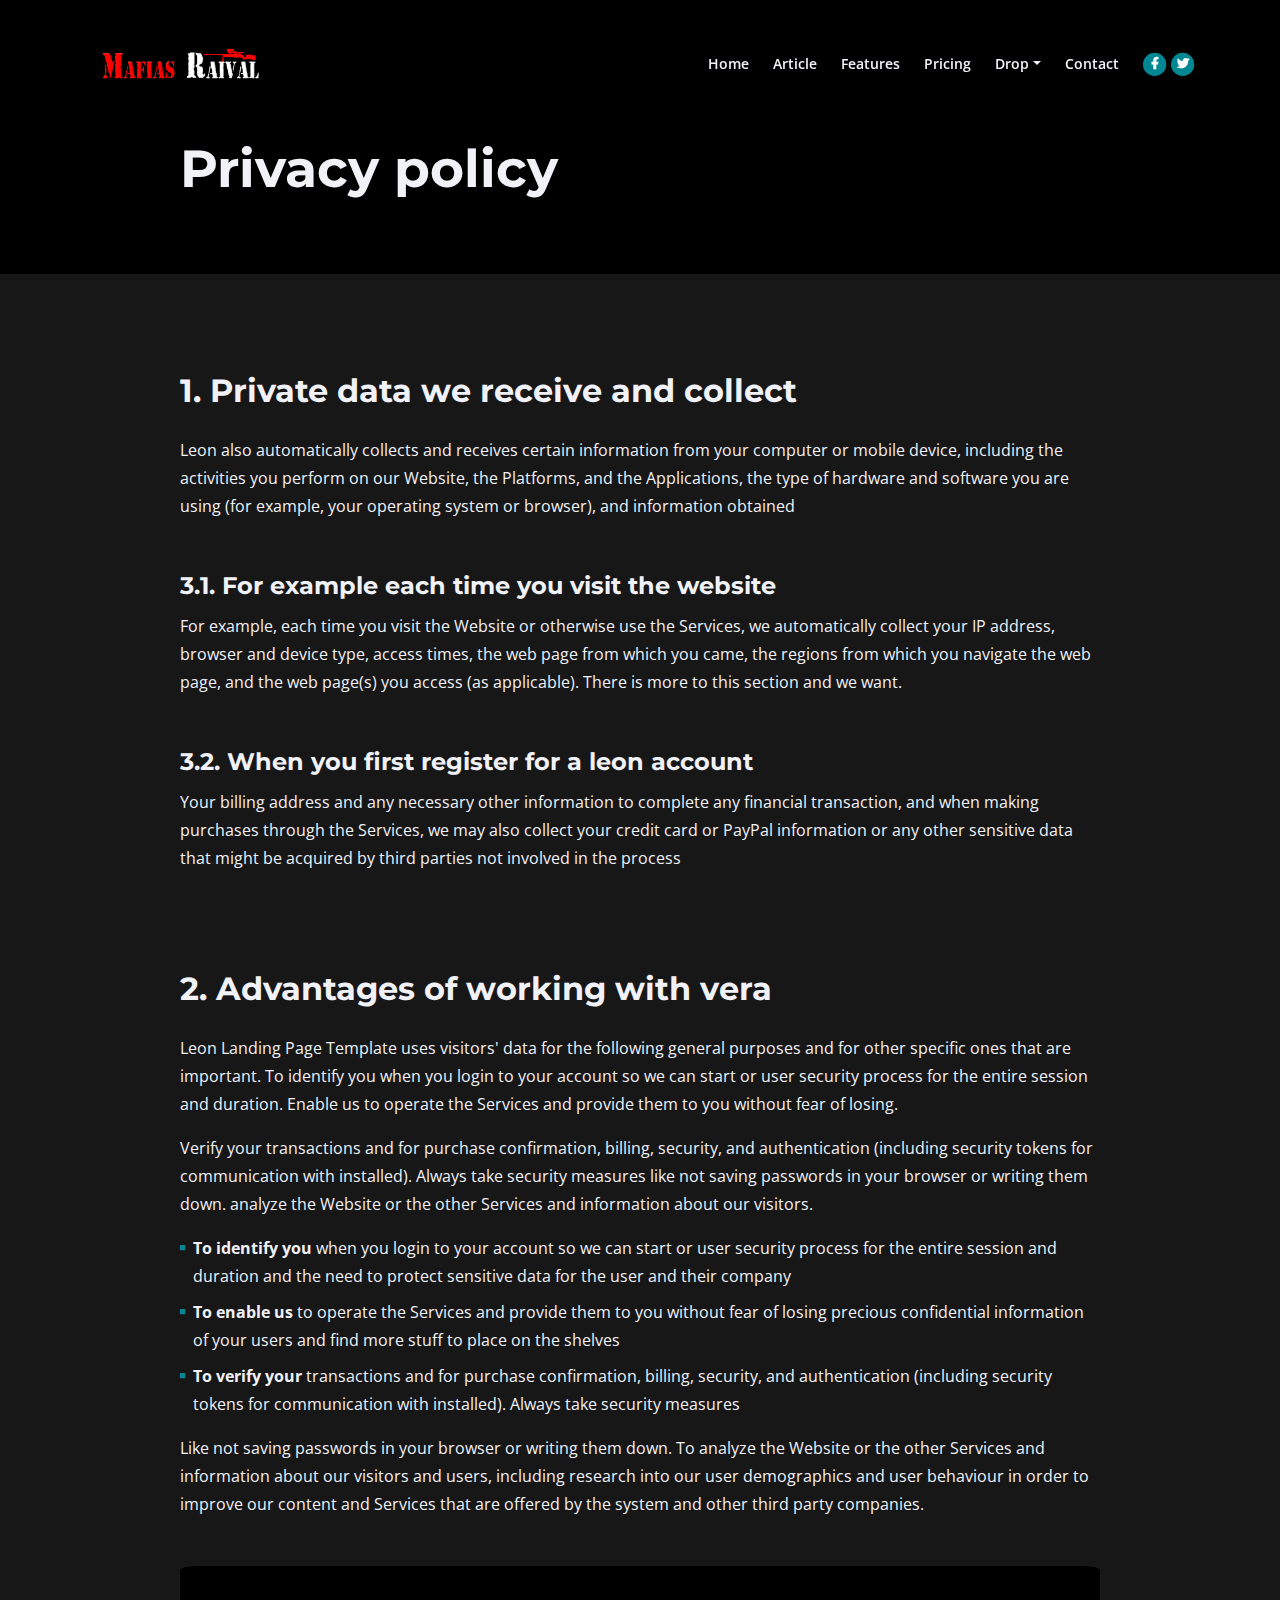
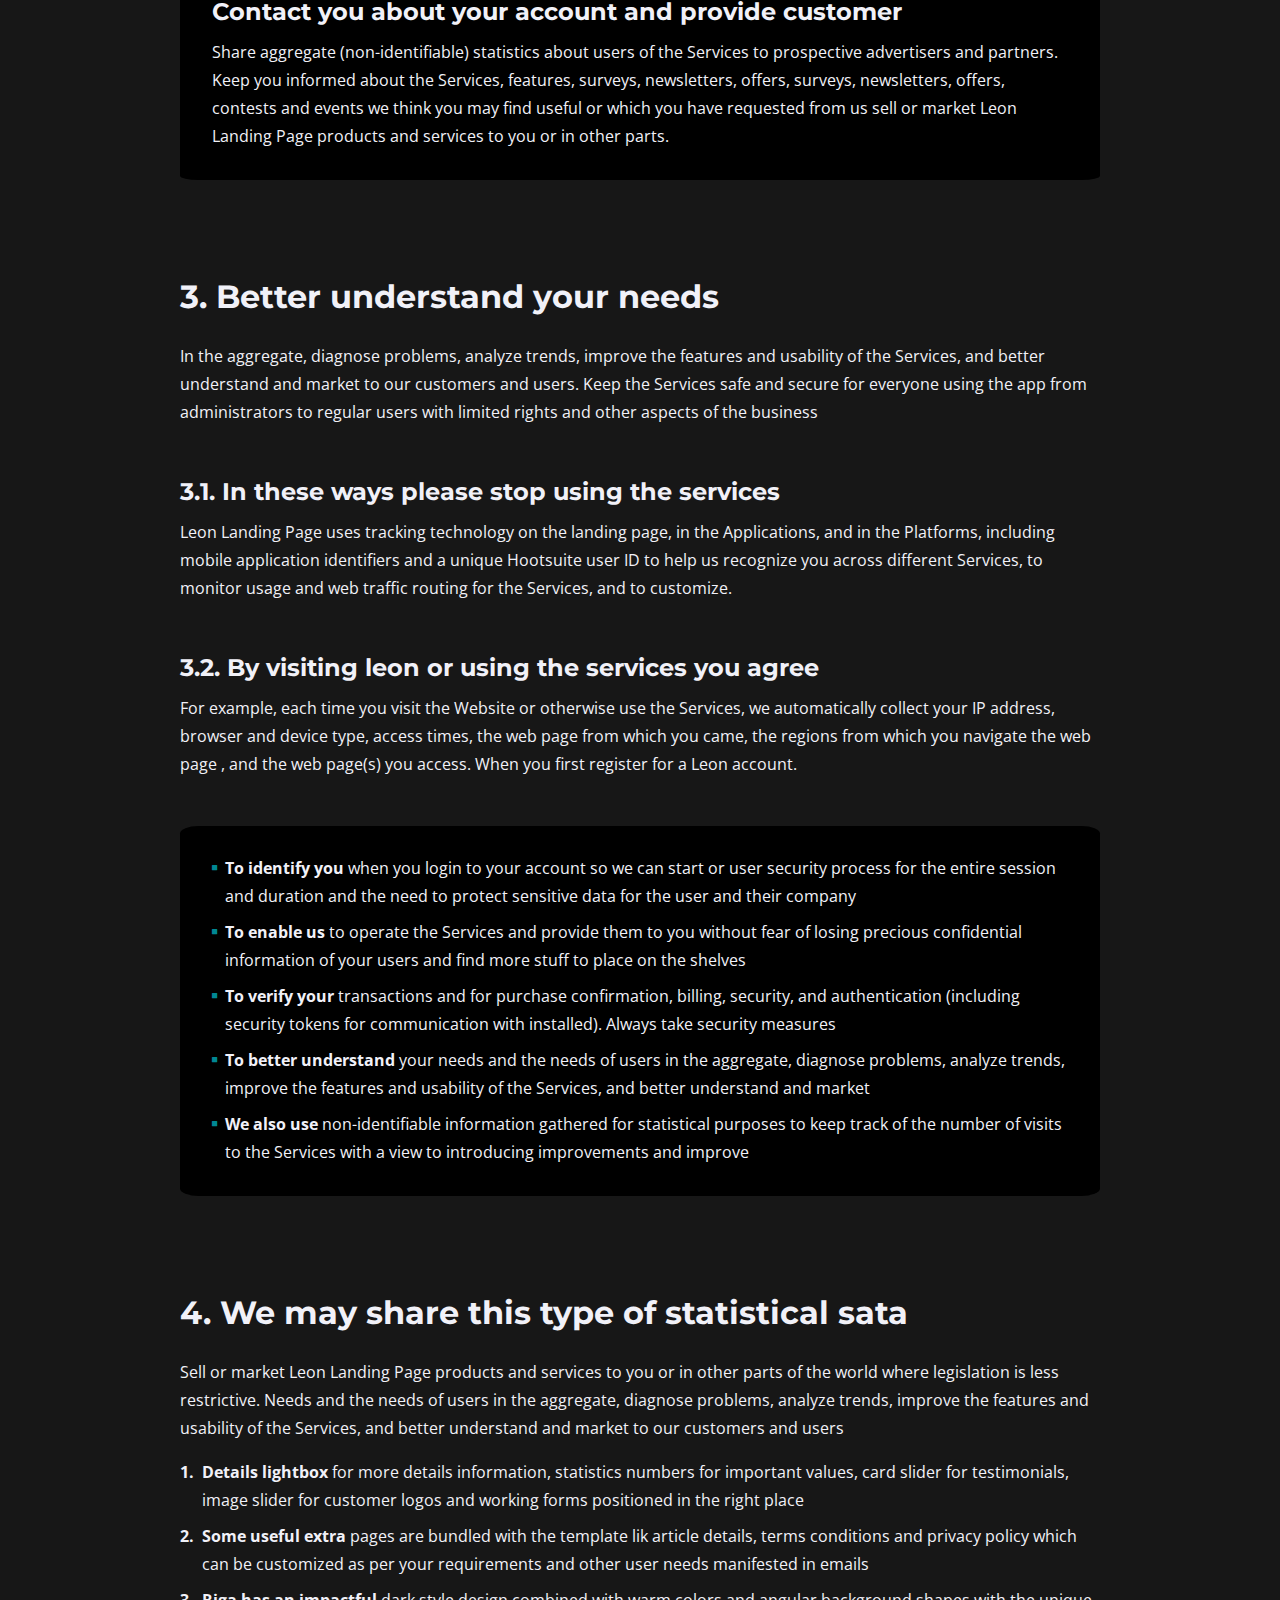
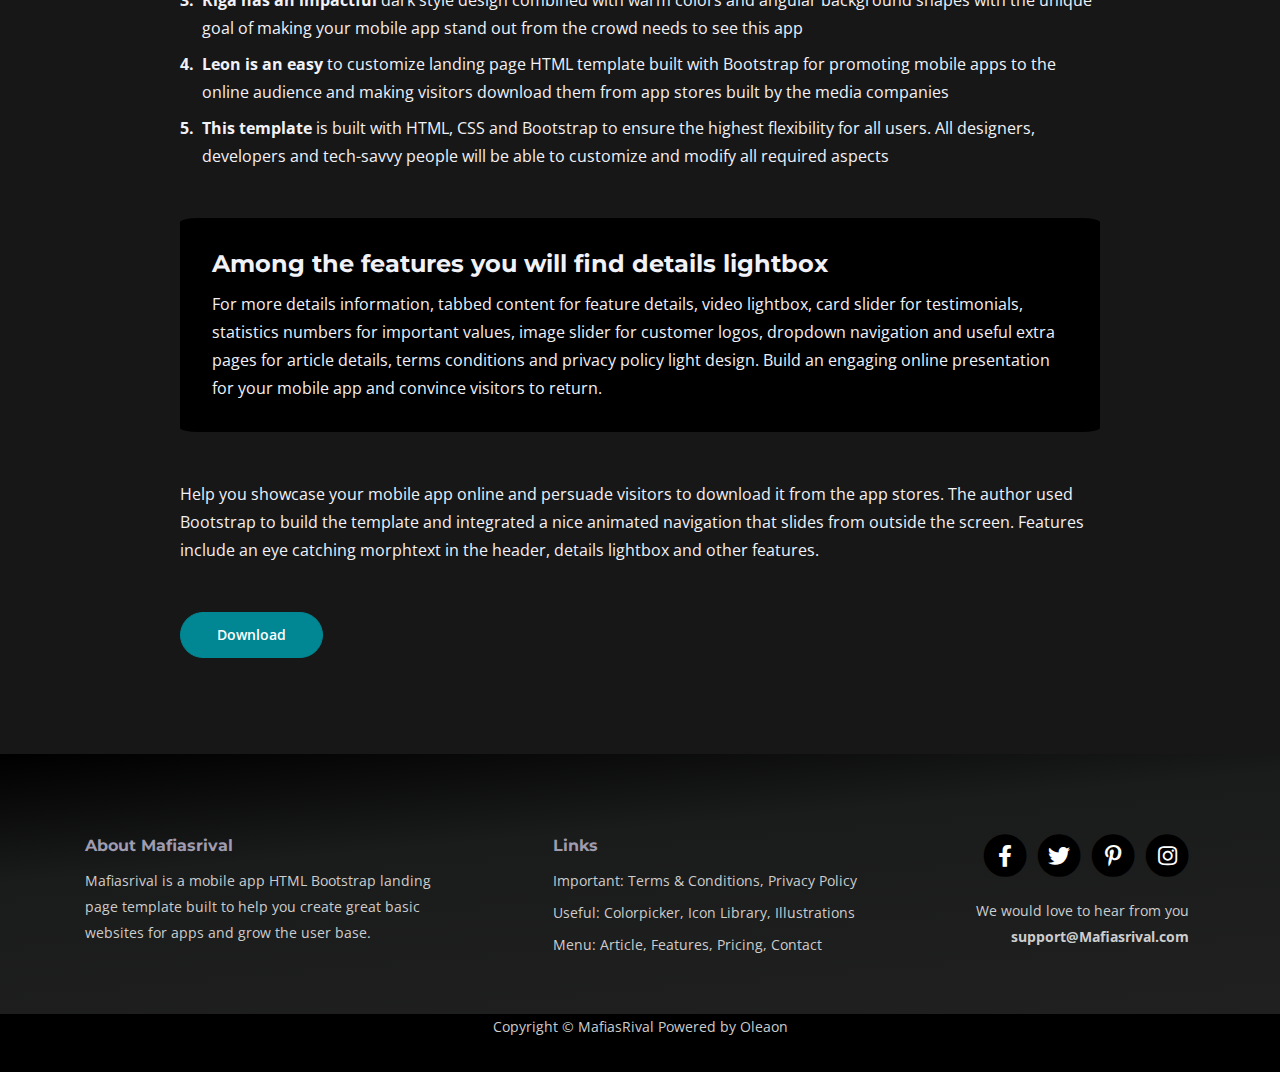
<file: privacy.html>
<!DOCTYPE html>
<html lang="en">
<head>
    <meta charset="utf-8">
    <meta name="viewport" content="width=device-width, initial-scale=1, shrink-to-fit=no">
    
    <!-- SEO Meta Tags -->
    <meta name="description" content="Mafiasrival is a mobile app landing page template made with HTML and Bootstrap to help you present mobile apps to the online audience and convince visitors to download from the app stores">
    <meta name="author" content="Inovatik">

    <!-- OG Meta Tags to improve the way the post looks when you share the page on LinkedIn, Facebook, Google+ -->
	<meta property="og:site_name" content="" /> <!-- website name -->
	<meta property="og:site" content="" /> <!-- website link -->
	<meta property="og:title" content=""/> <!-- title shown in the actual shared post -->
	<meta property="og:description" content="" /> <!-- description shown in the actual shared post -->
	<meta property="og:image" content="" /> <!-- image link, make sure it's jpg -->
	<meta property="og:url" content="" /> <!-- where do you want your post to link to -->
	<meta property="og:type" content="article" />

    <!-- Webpage Title -->
    <title>Privacy Policy - Mafiasrival</title>
    
    <!-- Styles -->
    <link href="https://fonts.googleapis.com/css2?family=Open+Sans:ital,wght@0,400;0,600;0,700;1,400&display=swap" rel="stylesheet">
    <link href="https://fonts.googleapis.com/css2?family=Montserrat:wght@700&display=swap" rel="stylesheet">
    <link href="css/bootstrap.css" rel="stylesheet">
    <link href="css/fontawesome-all.css" rel="stylesheet">
    <link href="css/swiper.css" rel="stylesheet">
	<link href="css/magnific-popup.css" rel="stylesheet">
	<link href="css/styles.css" rel="stylesheet">
	
	<!-- Favicon  -->
    <link rel="icon" href="images/logo.png">
</head>
<body data-spy="scroll" data-target=".fixed-top">
    
    <!-- Navigation -->
    <nav class="navbar navbar-expand-lg fixed-top navbar-dark">
        <div class="container">
            
            <!-- Text Logo - Use this if you don't have a graphic logo -->
            <!-- <a class="navbar-brand logo-text page-scroll" href="index.html">Mafiasrival</a> -->

            <!-- Image Logo -->
            <a class="navbar-brand logo-image" href="index.html"><img src="images/MRLogo.png" alt="alternative"></a> 

            <button class="navbar-toggler p-0 border-0" type="button" data-toggle="offcanvas">
                <span class="navbar-toggler-icon"></span>
            </button>

            <div class="navbar-collapse offcanvas-collapse" id="navbarsExampleDefault">
                <ul class="navbar-nav ml-auto">
                    <li class="nav-item">
                        <a class="nav-link page-scroll" href="index.html">Home</a>
                    </li>
                    <li class="nav-item">
                        <a class="nav-link page-scroll" href="article.html">Article <span class="sr-only">(current)</span></a>
                    </li>
                    <li class="nav-item">
                        <a class="nav-link page-scroll" href="features.html">Features</a>
                    </li>
                    <li class="nav-item">
                        <a class="nav-link page-scroll" href="pricing.html">Pricing</a>
                    </li>
                    <li class="nav-item dropdown">
                        <a class="nav-link dropdown-toggle" href="#" id="dropdown01" data-toggle="dropdown" aria-haspopup="true" aria-expanded="false">Drop</a>
                        <div class="dropdown-menu" aria-labelledby="dropdown01">
                            <a class="dropdown-item page-scroll" href="terms.html">Terms Conditions</a>
                            <div class="dropdown-divider"></div>
                            <a class="dropdown-item page-scroll" href="privacy.html">Privacy Policy</a>
                        </div>
                    </li>
                    <li class="nav-item">
                        <a class="nav-link page-scroll" href="contact.html">Contact</a>
                    </li>
                </ul>
                <span class="nav-item social-icons">
                    <span class="fa-stack">
                        <a href="#your-link">
                            <i class="fas fa-circle fa-stack-2x"></i>
                            <i class="fab fa-facebook-f fa-stack-1x"></i>
                        </a>
                    </span>
                    <span class="fa-stack">
                        <a href="#your-link">
                            <i class="fas fa-circle fa-stack-2x"></i>
                            <i class="fab fa-twitter fa-stack-1x"></i>
                        </a>
                    </span>
                </span>
            </div> <!-- end of navbar-collapse -->
        </div> <!-- end of container -->
    </nav> <!-- end of navbar -->
    <!-- end of navigation -->


    <!-- Header -->
    <header class="ex-header bg-dark-blue">
        <div class="container">
            <div class="row">
                <div class="col-xl-10 offset-xl-1">
                    <h1>Privacy policy</h1>
                </div> <!-- end of col -->
            </div> <!-- end of row -->
        </div> <!-- end of container -->
    </header> <!-- end of ex-header -->
    <!-- end of header -->


    <!-- Basic -->
    <div class="ex-basic-1 pt-6">
        <div class="container">
            <div class="row">
                <div class="col-xl-10 offset-xl-1">
                    <h2 class="mb-4">1. Private data we receive and collect</h2>
                    <p class="mb-5">Leon also automatically collects and receives certain information from your computer or mobile device, including the activities you perform on our Website, the Platforms, and the Applications, the type of hardware and software you are using (for example, your operating system or browser), and information obtained</p>
                    <h3>3.1. For example each time you visit the website</h3>
                    <p class="mb-5">For example, each time you visit the Website or otherwise use the Services, we automatically collect your IP address, browser and device type, access times, the web page from which you came, the regions from which you navigate the web page, and the web page(s) you access (as applicable). There is more to this section and we want.</p>
                    <h3>3.2. When you first register for a leon account</h3>
                    <p class="mb-6">Your billing address and any necessary other information to complete any financial transaction, and when making purchases through the Services, we may also collect your credit card or PayPal information or any other sensitive data that might be acquired by third parties not involved in the process</p>
                    
                    <h2 class="mb-4">2. Advantages of working with vera</h2>
                    <p>Leon Landing Page Template uses visitors' data for the following general purposes and for other specific ones that are important. To identify you when you login to your account so we can start or user security process for the entire session and duration. Enable us to operate the Services and provide them to you without fear of losing.</p>
                    <p>Verify your transactions and for purchase confirmation, billing, security, and authentication (including security tokens for communication with installed). Always take security measures like not saving passwords in your browser or writing them down. analyze the Website or the other Services and information about our visitors.</p>
                    <ul class="list-unstyled li-space-lg">
                        <li class="media">
                            <i class="fas fa-square"></i>
                            <div class="media-body"><strong>To identify you</strong> when you login to your account so we can start or user security process for the entire session and duration and the need to protect sensitive data for the user and their company</div>
                        </li>
                        <li class="media">
                            <i class="fas fa-square"></i>
                            <div class="media-body"><strong>To enable us</strong> to operate the Services and provide them to you without fear of losing precious confidential information of your users and find more stuff to place on the shelves</div>
                        </li>
                        <li class="media">
                            <i class="fas fa-square"></i>
                            <div class="media-body"><strong>To verify your</strong> transactions and for purchase confirmation, billing, security, and authentication (including security tokens for communication with installed). Always take security measures</div>
                        </li>
                    </ul>
                    <p class="mb-5">Like not saving passwords in your browser or writing them down. To analyze the Website or the other Services and information about our visitors and users, including research into our user demographics and user behaviour in order to improve our content and Services that are offered by the system and other third party companies.</p>
                    <div class="text-box mb-6">
                        <h3>Contact you about your account and provide customer</h3>
                        <p>Share aggregate (non-identifiable) statistics about users of the Services to prospective advertisers and partners. Keep you informed about the Services, features, surveys, newsletters, offers, surveys, newsletters, offers, contests and events we think you may find useful or which you have requested from us sell or market Leon Landing Page products and services to you or in other parts.</p>
                    </div> <!-- end of text-box -->
                    
                    <h2 class="mb-4">3. Better understand your needs</h2>
                    <p class="mb-5"> In the aggregate, diagnose problems, analyze trends, improve the features and usability of the Services, and better understand and market to our customers and users. Keep the Services safe and secure for everyone using the app from administrators to regular users with limited rights and other aspects of the business</p>
                    <h3>3.1. In these ways please stop using the services</h3>
                    <p class="mb-5">Leon Landing Page uses tracking technology on the landing page, in the Applications, and in the Platforms, including mobile application identifiers and a unique Hootsuite user ID to help us recognize you across different Services, to monitor usage and web traffic routing for the Services, and to customize.</p>
                    <h3>3.2. By visiting leon or using the services you agree</h3>
                    <p class="mb-5">For example, each time you visit the Website or otherwise use the Services, we automatically collect your IP address, browser and device type, access times, the web page from which you came, the regions from which you navigate the web page , and the web page(s) you access. When you first register for a Leon account.</p>
                    <div class="text-box mb-6">
                        <ul class="list-unstyled li-space-lg">
                            <li class="media">
                                <i class="fas fa-square"></i>
                                <div class="media-body"><strong>To identify you</strong> when you login to your account so we can start or user security process for the entire session and duration and the need to protect sensitive data for the user and their company</div>
                            </li>
                            <li class="media">
                                <i class="fas fa-square"></i>
                                <div class="media-body"><strong>To enable us</strong> to operate the Services and provide them to you without fear of losing precious confidential information of your users and find more stuff to place on the shelves</div>
                            </li>
                            <li class="media">
                                <i class="fas fa-square"></i>
                                <div class="media-body"><strong>To verify your</strong> transactions and for purchase confirmation, billing, security, and authentication (including security tokens for communication with installed). Always take security measures</div>
                            </li>
                            <li class="media">
                                <i class="fas fa-square"></i>
                                <div class="media-body"><strong>To better understand</strong> your needs and the needs of users in the aggregate, diagnose problems, analyze trends, improve the features and usability of the Services, and better understand and market</div>
                            </li>
                            <li class="media">
                                <i class="fas fa-square"></i>
                                <div class="media-body"><strong>We also use</strong> non-identifiable information gathered for statistical purposes to keep track of the number of visits to the Services with a view to introducing improvements and improve</div>
                            </li>
                        </ul>
                    </div> <!-- end of text-box -->
                    
                    <h2 class="mb-4">4. We may share this type of statistical sata</h2>
                    <p>Sell or market Leon Landing Page products and services to you or in other parts of the world where legislation is less restrictive. Needs and the needs of users in the aggregate, diagnose problems, analyze trends, improve the features and usability of the Services, and better understand and market to our customers and users</p>
                    <ul class="list-unstyled li-space-lg mb-5">
                        <li class="media">
                            <strong>1.</strong>
                            <div class="media-body"><strong>Details lightbox</strong> for more details information, statistics numbers for important values, card slider for testimonials, image slider for customer logos and working forms positioned in the right place</div>
                        </li>
                        <li class="media">
                            <strong>2.</strong>
                            <div class="media-body"><strong>Some useful extra</strong> pages are bundled with the template lik article details, terms conditions and privacy policy which can be customized as per your requirements and other user needs manifested in emails</div>
                        </li>
                        <li class="media">
                            <strong>3.</strong>
                            <div class="media-body"><strong>Riga has an impactful</strong> dark style design combined with warm colors and angular background shapes with the unique goal of making your mobile app stand out from the crowd needs to see this app</div>
                        </li>
                        <li class="media">
                            <strong>4.</strong>
                            <div class="media-body"><strong>Leon is an easy</strong> to customize landing page HTML template built with Bootstrap for promoting mobile apps to the online audience and making visitors download them from app stores built by the media companies</div>
                        </li>
                        <li class="media">
                            <strong>5.</strong>
                            <div class="media-body"><strong>This template</strong> is built with HTML, CSS and Bootstrap to ensure the highest flexibility for all users. All designers, developers and tech-savvy people will be able to customize and modify all required aspects</div>
                        </li>
                    </ul>
                    
                    <div class="text-box mb-5">
                        <h3>Among the features you will find details lightbox</h3>
                        <p>For more details information, tabbed content for feature details, video lightbox, card slider for testimonials, statistics numbers for important values, image slider for customer logos, dropdown navigation and useful extra pages for article details, terms conditions and privacy policy light design. Build an engaging online presentation for your mobile app and convince visitors to return.</p>
                    </div> <!-- end of text-box -->
                    <p class="mb-5">Help you showcase your mobile app online and persuade visitors to download it from the app stores. The author used Bootstrap to build the template and integrated a nice animated navigation that slides from outside the screen. Features include an eye catching morphtext in the header, details lightbox and other features.</p>
                    
                    <a class="btn-solid-reg mb-6" href="index.html">Download</a>
                </div> <!-- end of col -->
            </div> <!-- end of row -->
        </div> <!-- end of container -->
    </div> <!-- end of ex-basic-1 -->
    <!-- end of basic -->


    <!-- Footer -->
    <div class="footer bg-dark-blue">
        <div class="container">
            <div class="row">
                <div class="col-lg-12">
                    <div class="footer-col first">
                        <h6>About Mafiasrival</h6>
                        <p class="p-small">Mafiasrival is a mobile app HTML Bootstrap landing page template built to help you create great basic websites for apps and grow the user base.</p>
                    </div> <!-- end of footer-col -->
                    <div class="footer-col second">
                        <h6>Links</h6>
                        <ul class="list-unstyled li-space-lg p-small">
                            <li>Important: <a href="terms.html">Terms & Conditions</a>, <a href="privacy.html">Privacy Policy</a></li>
                            <li>Useful: <a href="#">Colorpicker</a>, <a href="#">Icon Library</a>, <a href="#">Illustrations</a></li>
                            <li>Menu: <a href="article.html">Article</a>, <a href="features.html">Features</a>, <a href="pricing.html">Pricing</a>, <a href="contact.html">Contact</a></li>
                        </ul>
                    </div> <!-- end of footer-col -->
                    <div class="footer-col third">
                        <span class="fa-stack">
                            <a href="#your-link">
                                <i class="fas fa-circle fa-stack-2x"></i>
                                <i class="fab fa-facebook-f fa-stack-1x"></i>
                            </a>
                        </span>
                        <span class="fa-stack">
                            <a href="#your-link">
                                <i class="fas fa-circle fa-stack-2x"></i>
                                <i class="fab fa-twitter fa-stack-1x"></i>
                            </a>
                        </span>
                        <span class="fa-stack">
                            <a href="#your-link">
                                <i class="fas fa-circle fa-stack-2x"></i>
                                <i class="fab fa-pinterest-p fa-stack-1x"></i>
                            </a>
                        </span>
                        <span class="fa-stack">
                            <a href="#your-link">
                                <i class="fas fa-circle fa-stack-2x"></i>
                                <i class="fab fa-instagram fa-stack-1x"></i>
                            </a>
                        </span>
                        <p class="p-small">We would love to hear from you <a href="mailto:support@Mafiasrival.com"><strong>support@Mafiasrival.com</strong></a></p>
                    </div> <!-- end of footer-col -->
                </div> <!-- end of col -->
            </div> <!-- end of row -->
        </div> <!-- end of container -->
    </div> <!-- end of footer -->  
    <!-- end of footer -->


    <!-- Copyright -->
    <div class="copyright bg-dark-blue">
        <div class="container">
            <div class="row">
                <div class="col-lg-12">
                   <p class="p-small">Copyright © <a href="https://mafiasrival.com">MafiasRival</a>&nbsp;Powered by Oleaon</p>
                </div> <!-- end of col -->
            </div> <!-- enf of row -->
        </div> <!-- end of container -->
    </div> <!-- end of copyright --> 
    <!-- end of copyright -->
    
    	
    <!-- Scripts -->
    <script src="js/jquery.min.js"></script> <!-- jQuery for Bootstrap's JavaScript plugins -->
    <script src="js/bootstrap.min.js"></script> <!-- Bootstrap framework -->
    <script src="js/jquery.easing.min.js"></script> <!-- jQuery Easing for smooth scrolling between anchors -->
    <script src="js/swiper.min.js"></script> <!-- Swiper for image and text sliders -->
    <script src="js/jquery.magnific-popup.js"></script> <!-- Magnific Popup for lightboxes -->
    <script src="js/morphext.min.js"></script> <!-- Morphtext rotating text in the header -->
    <script src="js/validator.min.js"></script> <!-- Validator.js - Bootstrap plugin that validates forms -->
    <script src="js/scripts.js"></script> <!-- Custom scripts -->
</body>
</html>
</file>
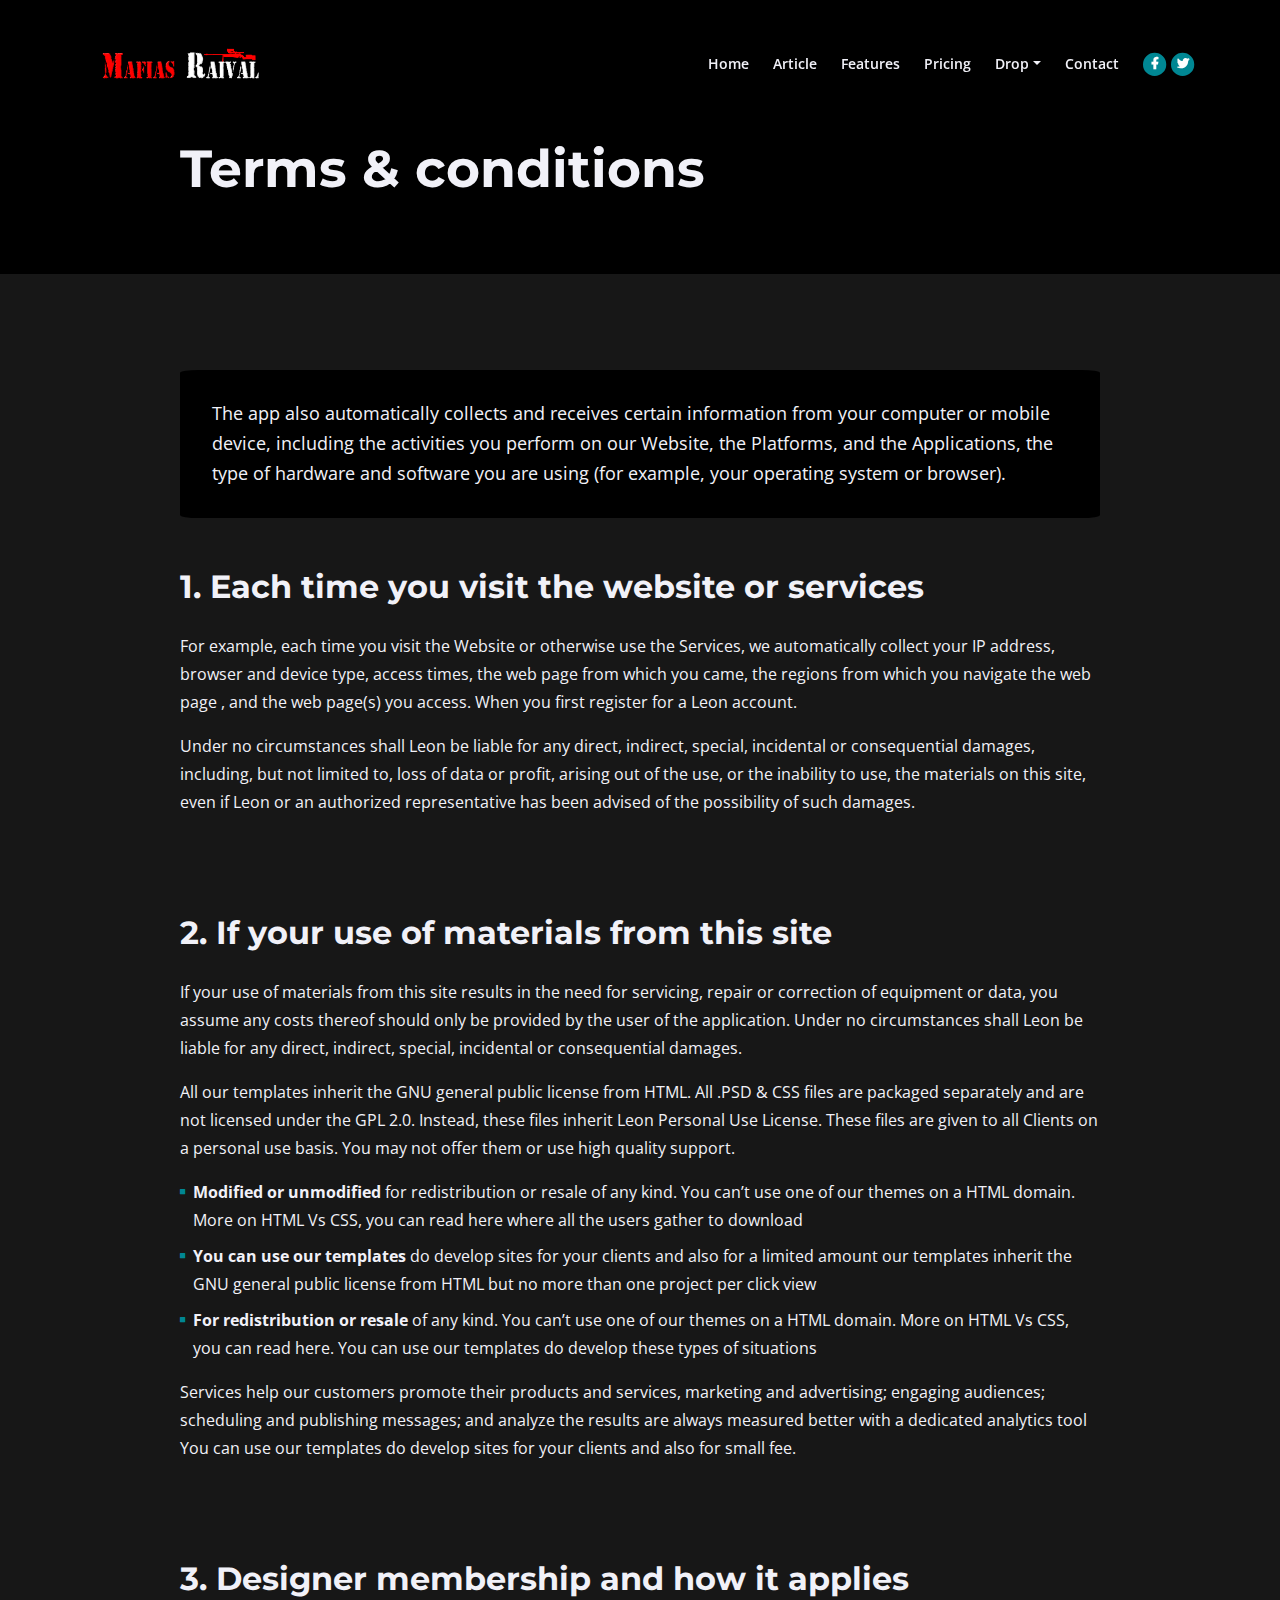
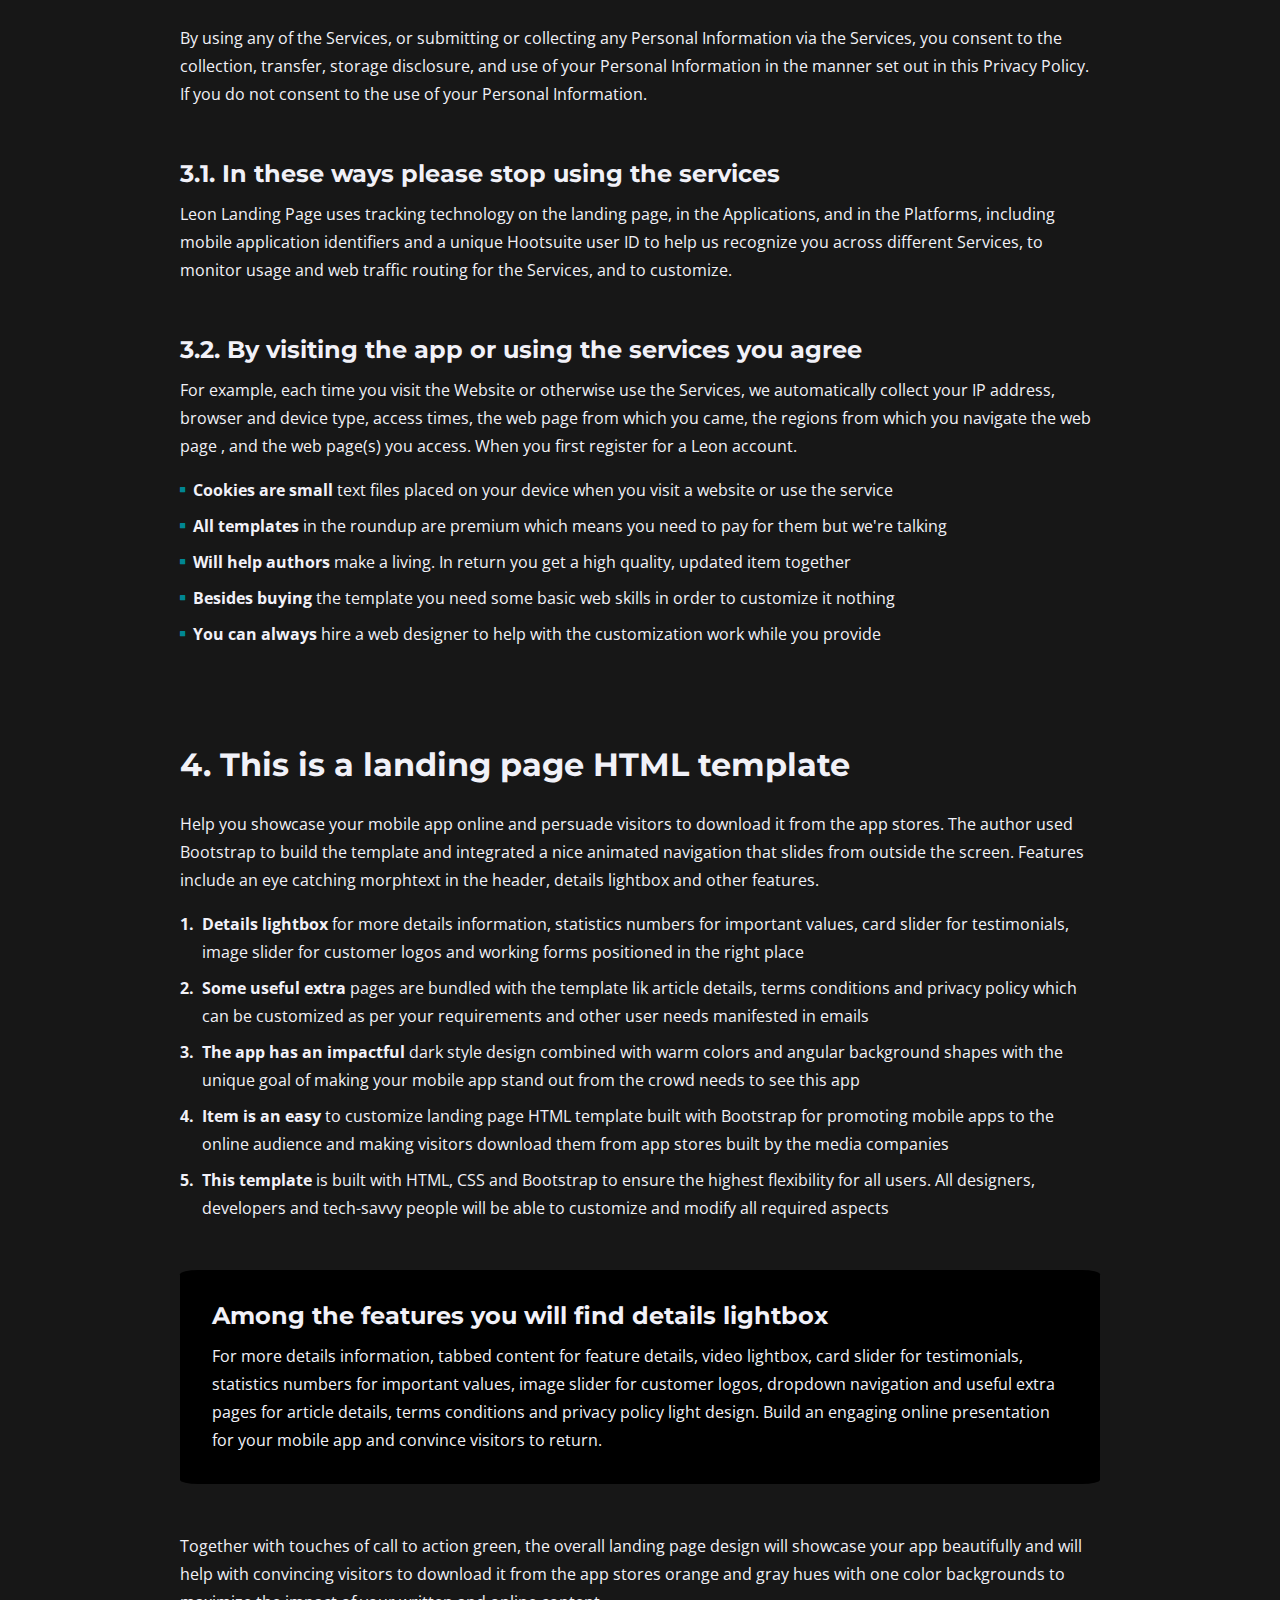
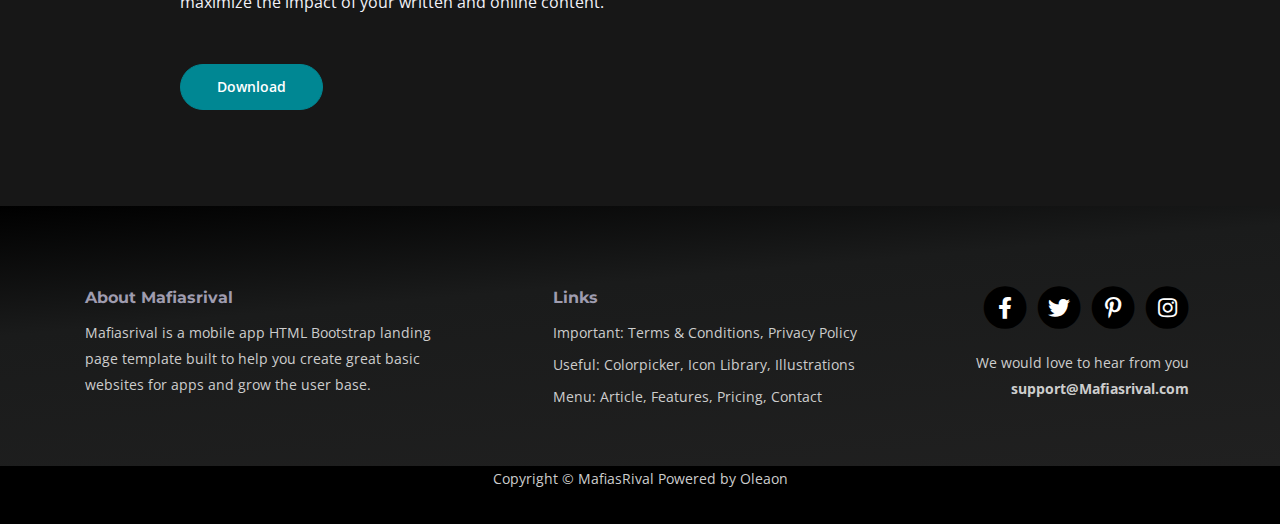
<file: terms.html>
<!DOCTYPE html>
<html lang="en">
<head>
    <meta charset="utf-8">
    <meta name="viewport" content="width=device-width, initial-scale=1, shrink-to-fit=no">
    
    <!-- SEO Meta Tags -->
    <meta name="description" content="Mafiasrival is a mobile app landing page template made with HTML and Bootstrap to help you present mobile apps to the online audience and convince visitors to download from the app stores">
    <meta name="author" content="Inovatik">

    <!-- OG Meta Tags to improve the way the post looks when you share the page on LinkedIn, Facebook, Google+ -->
	<meta property="og:site_name" content="" /> <!-- website name -->
	<meta property="og:site" content="" /> <!-- website link -->
	<meta property="og:title" content=""/> <!-- title shown in the actual shared post -->
	<meta property="og:description" content="" /> <!-- description shown in the actual shared post -->
	<meta property="og:image" content="" /> <!-- image link, make sure it's jpg -->
	<meta property="og:url" content="" /> <!-- where do you want your post to link to -->
	<meta property="og:type" content="article" />

    <!-- Webpage Title -->
    <title>Terms & Conditions - Mafiasrival</title>
    
    <!-- Styles -->
    <link href="https://fonts.googleapis.com/css2?family=Open+Sans:ital,wght@0,400;0,600;0,700;1,400&display=swap" rel="stylesheet">
    <link href="https://fonts.googleapis.com/css2?family=Montserrat:wght@700&display=swap" rel="stylesheet">
    <link href="css/bootstrap.css" rel="stylesheet">
    <link href="css/fontawesome-all.css" rel="stylesheet">
    <link href="css/swiper.css" rel="stylesheet">
	<link href="css/magnific-popup.css" rel="stylesheet">
	<link href="css/styles.css" rel="stylesheet">
	
	<!-- Favicon  -->
    <link rel="icon" href="images/logo.png">
</head>
<body data-spy="scroll" data-target=".fixed-top">
    
    <!-- Navigation -->
    <nav class="navbar navbar-expand-lg fixed-top navbar-dark">
        <div class="container">
            
            <!-- Text Logo - Use this if you don't have a graphic logo -->
            <!-- <a class="navbar-brand logo-text page-scroll" href="index.html">Mafiasrival</a> -->

            <!-- Image Logo -->
            <a class="navbar-brand logo-image" href="index.html"><img src="images/MRLogo.png" alt="alternative"></a> 

            <button class="navbar-toggler p-0 border-0" type="button" data-toggle="offcanvas">
                <span class="navbar-toggler-icon"></span>
            </button>

            <div class="navbar-collapse offcanvas-collapse" id="navbarsExampleDefault">
                <ul class="navbar-nav ml-auto">
                    <li class="nav-item">
                        <a class="nav-link page-scroll" href="index.html">Home</a>
                    </li>
                    <li class="nav-item">
                        <a class="nav-link page-scroll" href="article.html">Article <span class="sr-only">(current)</span></a>
                    </li>
                    <li class="nav-item">
                        <a class="nav-link page-scroll" href="features.html">Features</a>
                    </li>
                    <li class="nav-item">
                        <a class="nav-link page-scroll" href="pricing.html">Pricing</a>
                    </li>
                    <li class="nav-item dropdown">
                        <a class="nav-link dropdown-toggle" href="#" id="dropdown01" data-toggle="dropdown" aria-haspopup="true" aria-expanded="false">Drop</a>
                        <div class="dropdown-menu" aria-labelledby="dropdown01">
                            <a class="dropdown-item page-scroll" href="terms.html">Terms Conditions</a>
                            <div class="dropdown-divider"></div>
                            <a class="dropdown-item page-scroll" href="privacy.html">Privacy Policy</a>
                        </div>
                    </li>
                    <li class="nav-item">
                        <a class="nav-link page-scroll" href="contact.html">Contact</a>
                    </li>
                </ul>
                <span class="nav-item social-icons">
                    <span class="fa-stack">
                        <a href="#your-link">
                            <i class="fas fa-circle fa-stack-2x"></i>
                            <i class="fab fa-facebook-f fa-stack-1x"></i>
                        </a>
                    </span>
                    <span class="fa-stack">
                        <a href="#your-link">
                            <i class="fas fa-circle fa-stack-2x"></i>
                            <i class="fab fa-twitter fa-stack-1x"></i>
                        </a>
                    </span>
                </span>
            </div> <!-- end of navbar-collapse -->
        </div> <!-- end of container -->
    </nav> <!-- end of navbar -->
    <!-- end of navigation -->


    <!-- Header -->
    <header class="ex-header bg-dark-blue">
        <div class="container">
            <div class="row">
                <div class="col-xl-10 offset-xl-1">
                    <h1>Terms & conditions</h1>
                </div> <!-- end of col -->
            </div> <!-- end of row -->
        </div> <!-- end of container -->
    </header> <!-- end of ex-header -->
    <!-- end of header -->


    <!-- Basic -->
    <div class="ex-basic-1 pt-6">
        <div class="container">
            <div class="row">
                <div class="col-xl-10 offset-xl-1">
                    <div class="text-box mb-5">
                        <p class="p-large">The app also automatically collects and receives certain information from your computer or mobile device, including the activities you perform on our Website, the Platforms, and the Applications, the type of hardware and software you are using (for example, your operating system or browser).</p>
                    </div> <!-- end of text-box -->

                    <h2 class="mb-4">1. Each time you visit the website or services</h2>
                    <p>For example, each time you visit the Website or otherwise use the Services, we automatically collect your IP address, browser and device type, access times, the web page from which you came, the regions from which you navigate the web page , and the web page(s) you access. When you first register for a Leon account.</p>
                    <p class="mb-6">Under no circumstances shall Leon be liable for any direct, indirect, special, incidental or consequential damages, including, but not limited to, loss of data or profit, arising out of the use, or the inability to use, the materials on this site, even if Leon or an authorized representative has been advised of the possibility of such damages.</p>

                    <h2 class="mb-4">2. If your use of materials from this site</h2>
                    <p>If your use of materials from this site results in the need for servicing, repair or correction of equipment or data, you assume any costs thereof should only be provided by the user of the application. Under no circumstances shall Leon be liable for any direct, indirect, special, incidental or consequential damages.</p>
                    <p>All our templates inherit the GNU general public license from HTML. All .PSD & CSS files are packaged separately and are not licensed under the GPL 2.0. Instead, these files inherit Leon Personal Use License. These files are given to all Clients on a personal use basis. You may not offer them or use high quality support.</p>
                    <ul class="list-unstyled li-space-lg">
                        <li class="media">
                            <i class="fas fa-square"></i>
                            <div class="media-body"><strong>Modified or unmodified</strong> for redistribution or resale of any kind. You can’t use one of our themes on a HTML domain. More on HTML Vs CSS, you can read here where all the users gather to download</div>
                        </li>
                        <li class="media">
                            <i class="fas fa-square"></i>
                            <div class="media-body"><strong>You can use our templates</strong>  do develop sites for your clients and also for a limited amount our templates inherit the GNU general public license from HTML but no more than one project per click view</div>
                        </li>
                        <li class="media">
                            <i class="fas fa-square"></i>
                            <div class="media-body"><strong>For redistribution or resale</strong> of any kind. You can’t use one of our themes on a HTML domain. More on HTML Vs CSS, you can read here. You can use our templates do develop these types of situations</div>
                        </li>
                    </ul>
                    <p class="mb-6">Services help our customers promote their products and services, marketing and advertising; engaging audiences; scheduling and publishing messages; and analyze the results are always measured better with a dedicated analytics tool You can use our templates do develop sites for your clients and also for small fee.</p>

                    <h2 class="mb-4">3. Designer membership and how it applies</h2>
                    <p class="mb-5">By using any of the Services, or submitting or collecting any Personal Information via the Services, you consent to the collection, transfer, storage disclosure, and use of your Personal Information in the manner set out in this Privacy Policy. If you do not consent to the use of your Personal Information.</p>
                    <h3>3.1. In these ways please stop using the services</h3>
                    <p class="mb-5">Leon Landing Page uses tracking technology on the landing page, in the Applications, and in the Platforms, including mobile application identifiers and a unique Hootsuite user ID to help us recognize you across different Services, to monitor usage and web traffic routing for the Services, and to customize.</p>
                    <h3>3.2. By visiting the app or using the services you agree</h3>
                    <p>For example, each time you visit the Website or otherwise use the Services, we automatically collect your IP address, browser and device type, access times, the web page from which you came, the regions from which you navigate the web page , and the web page(s) you access. When you first register for a Leon account.</p>
                    <ul class="list-unstyled li-space-lg mb-6">
                        <li class="media">
                            <i class="fas fa-square"></i>
                            <div class="media-body"><strong>Cookies are small</strong> text files placed on your device when you visit a website or use the service</div>
                        </li>
                        <li class="media">
                            <i class="fas fa-square"></i>
                            <div class="media-body"><strong>All templates</strong> in the roundup are premium which means you need to pay for them but we're talking</div>
                        </li>
                        <li class="media">
                            <i class="fas fa-square"></i>
                            <div class="media-body"><strong>Will help authors </strong> make a living. In return you get a high quality, updated item together</div>
                        </li>
                        <li class="media">
                            <i class="fas fa-square"></i>
                            <div class="media-body"><strong>Besides buying</strong> the template you need some basic web skills in order to customize it nothing</div>
                        </li>
                        <li class="media">
                            <i class="fas fa-square"></i>
                            <div class="media-body"><strong>You can always</strong> hire a web designer to help with the customization work while you provide</div>
                        </li>
                    </ul>
                    
                    <h2 class="mb-4">4. This is a landing page HTML template</h2>
                    <p>Help you showcase your mobile app online and persuade visitors to download it from the app stores. The author used Bootstrap to build the template and integrated a nice animated navigation that slides from outside the screen. Features include an eye catching morphtext in the header, details lightbox and other features.</p>
                    <ul class="list-unstyled li-space-lg mb-5">
                        <li class="media">
                            <strong>1.</strong>
                            <div class="media-body"><strong>Details lightbox</strong> for more details information, statistics numbers for important values, card slider for testimonials, image slider for customer logos and working forms positioned in the right place</div>
                        </li>
                        <li class="media">
                            <strong>2.</strong>
                            <div class="media-body"><strong>Some useful extra</strong> pages are bundled with the template lik article details, terms conditions and privacy policy which can be customized as per your requirements and other user needs manifested in emails</div>
                        </li>
                        <li class="media">
                            <strong>3.</strong>
                            <div class="media-body"><strong>The app has an impactful</strong> dark style design combined with warm colors and angular background shapes with the unique goal of making your mobile app stand out from the crowd needs to see this app</div>
                        </li>
                        <li class="media">
                            <strong>4.</strong>
                            <div class="media-body"><strong>Item is an easy</strong> to customize landing page HTML template built with Bootstrap for promoting mobile apps to the online audience and making visitors download them from app stores built by the media companies</div>
                        </li>
                        <li class="media">
                            <strong>5.</strong>
                            <div class="media-body"><strong>This template</strong> is built with HTML, CSS and Bootstrap to ensure the highest flexibility for all users. All designers, developers and tech-savvy people will be able to customize and modify all required aspects</div>
                        </li>
                    </ul>
                    
                    <div class="text-box mb-5">
                        <h3>Among the features you will find details lightbox</h3>
                        <p>For more details information, tabbed content for feature details, video lightbox, card slider for testimonials, statistics numbers for important values, image slider for customer logos, dropdown navigation and useful extra pages for article details, terms conditions and privacy policy light design. Build an engaging online presentation for your mobile app and convince visitors to return.</p>
                    </div> <!-- end of text-box -->
                    <p class="mb-5">Together with touches of call to action green, the overall landing page design will showcase your app beautifully and will help with convincing visitors to download it from the app stores orange and gray hues with one color backgrounds to maximize the impact of your written and online content.</p>
                    
                    <a class="btn-solid-reg mb-6" href="index.html">Download</a>
                </div> <!-- end of col -->
            </div> <!-- end of row -->
        </div> <!-- end of container -->
    </div> <!-- end of ex-basic-1 -->
    <!-- end of basic -->


    <!-- Footer -->
    <div class="footer bg-dark-blue">
        <div class="container">
            <div class="row">
                <div class="col-lg-12">
                    <div class="footer-col first">
                        <h6>About Mafiasrival</h6>
                        <p class="p-small">Mafiasrival is a mobile app HTML Bootstrap landing page template built to help you create great basic websites for apps and grow the user base.</p>
                    </div> <!-- end of footer-col -->
                    <div class="footer-col second">
                        <h6>Links</h6>
                        <ul class="list-unstyled li-space-lg p-small">
                            <li>Important: <a href="terms.html">Terms & Conditions</a>, <a href="privacy.html">Privacy Policy</a></li>
                            <li>Useful: <a href="#">Colorpicker</a>, <a href="#">Icon Library</a>, <a href="#">Illustrations</a></li>
                            <li>Menu: <a href="article.html">Article</a>, <a href="features.html">Features</a>, <a href="pricing.html">Pricing</a>, <a href="contact.html">Contact</a></li>
                        </ul>
                    </div> <!-- end of footer-col -->
                    <div class="footer-col third">
                        <span class="fa-stack">
                            <a href="#your-link">
                                <i class="fas fa-circle fa-stack-2x"></i>
                                <i class="fab fa-facebook-f fa-stack-1x"></i>
                            </a>
                        </span>
                        <span class="fa-stack">
                            <a href="#your-link">
                                <i class="fas fa-circle fa-stack-2x"></i>
                                <i class="fab fa-twitter fa-stack-1x"></i>
                            </a>
                        </span>
                        <span class="fa-stack">
                            <a href="#your-link">
                                <i class="fas fa-circle fa-stack-2x"></i>
                                <i class="fab fa-pinterest-p fa-stack-1x"></i>
                            </a>
                        </span>
                        <span class="fa-stack">
                            <a href="#your-link">
                                <i class="fas fa-circle fa-stack-2x"></i>
                                <i class="fab fa-instagram fa-stack-1x"></i>
                            </a>
                        </span>
                        <p class="p-small">We would love to hear from you <a href="mailto:support@Mafiasrival.com"><strong>support@Mafiasrival.com</strong></a></p>
                    </div> <!-- end of footer-col -->
                </div> <!-- end of col -->
            </div> <!-- end of row -->
        </div> <!-- end of container -->
    </div> <!-- end of footer -->  
    <!-- end of footer -->


    <!-- Copyright -->
    <div class="copyright bg-dark-blue">
        <div class="container">
            <div class="row">
                <div class="col-lg-12">
                   <p class="p-small">Copyright © <a href="https://mafiasrival.com">MafiasRival</a>&nbsp;Powered by Oleaon</p>
                </div> <!-- end of col -->
            </div> <!-- enf of row -->
        </div> <!-- end of container -->
    </div> <!-- end of copyright --> 
    <!-- end of copyright -->
    
    	
    <!-- Scripts -->
    <script src="js/jquery.min.js"></script> <!-- jQuery for Bootstrap's JavaScript plugins -->
    <script src="js/bootstrap.min.js"></script> <!-- Bootstrap framework -->
    <script src="js/jquery.easing.min.js"></script> <!-- jQuery Easing for smooth scrolling between anchors -->
    <script src="js/swiper.min.js"></script> <!-- Swiper for image and text sliders -->
    <script src="js/jquery.magnific-popup.js"></script> <!-- Magnific Popup for lightboxes -->
    <script src="js/morphext.min.js"></script> <!-- Morphtext rotating text in the header -->
    <script src="js/validator.min.js"></script> <!-- Validator.js - Bootstrap plugin that validates forms -->
    <script src="js/scripts.js"></script> <!-- Custom scripts -->
</body>
</html>
</file>
<file: css/styles.css>
/* Template: Mafiasrival - Mobile App Landing Page Template
   Author: Inovatik
   Description: Master CSS file
*/

/*****************************************
Table Of Contents:

- General Styles
- Navigation
- Header
- Testimonials
- Features
- Video
- Details 1
- Details 1 Lightbox
- Details 2
- Statistics
- Screenshots
- Download
- Footer
- Copyright
- Back To Top Button
- Extra Pages
******************************************/
/* codepan loader for front loading
 https: //codepen.io/jkantner/pen/qBdBJxY */
/*****************************************
Colors:
- Backgrounds - light dark blue #2f2c3d
- Background, navbar - dark blue #262431
- Input fields, text-box - light dark blue #423f52
- Buttons, icons - blue #008793
- Body text, heading text - light gray #f1f1f8
******************************************/
/**************************/
/*     General Styles     */
/**************************/
body,
html {
  width: 100%;
  height: 100%;
  /* background-color: #1c1c1d; */
  scroll-behavior: smooth;
  -webkit-scrollbar-thumb: #fff;
}

body {
  background: rgb(23, 23, 23);
  /* background: linear-gradient(124deg, rgba(23, 23, 23, 1) 0%, rgba(55, 55, 55, 1) 35%, rgba(23, 23, 23, 1) 100%); */
}

/* width */
::-webkit-scrollbar {
  width: 13px;
}
/* Handle */
::-webkit-scrollbar-thumb {
  background: rgb(99, 99, 99);
  border-radius: 2px;
}
/* Handle on hover */
::-webkit-scrollbar-thumb:hover {
  background: #008793;  /* #00c9db */
}
body,
p {
  color: #f1f1f8;
  font: 400 1rem/1.75rem "Open Sans", sans-serif;
}

h1 {
  color: #f1f1f8;
  font: 700 2.75rem/3.5rem "Montserrat", sans-serif;
}

h2 {
  color: #f1f1f8;
  font: 700 2rem/2.625rem "Montserrat", sans-serif;
}

h3 {
  color: #f1f1f8;
  font: 700 1.5rem/2.25rem "Montserrat", sans-serif;
}

h4 {
  color: #f1f1f8;
  font: 700 1.375rem/2.125rem "Montserrat", sans-serif;
}

h5 {
  color: #f1f1f8;
  font: 700 1.125rem/1.625rem "Montserrat", sans-serif;
}

h6 {
  color: #f1f1f8;
  font: 700 1rem/1.5rem "Montserrat", sans-serif;
}

.p-large {
  font: 400 1.125rem/1.875rem "Open Sans", sans-serif;
}

.p-small {
  font: 400 0.875rem/1.625rem "Open Sans", sans-serif;
}

.testimonial-text {
  font-style: italic;
}

.testimonial-author {
  font: 700 1rem/1.5rem "Montserrat", sans-serif;
}

.li-space-lg li {
  margin-bottom: 0.5rem;
}

a {
  color: #f1f1f8;
  text-decoration: underline;
}

a:hover {
  color: #f1f1f8;
  text-decoration: underline;
}

.blue {
  color: #008793;  /* #00c9db */
}

.hr-heading {
  display: inline-block;
  width: 4.5rem;
  height: 0.125rem;
  margin-top: 0;
  border: none;
  background-color: #008793;  /* #00c9db */
}

.bg-dark-blue {
  /* background-color: #262431; */
  background-color: #000;
}

.mb-6 {
  margin-bottom: 6rem;
}

.pt-6 {
  padding-top: 6rem;
}

.btn-solid-reg {
  display: inline-block;
  padding: 1.375rem 2.25rem 1.375rem 2.25rem;
  border: 1px solid #008793;  /* #00c9db */
  border-radius: 2rem;
  background-color: #008793;  /* #00c9db */
  color: #ffffff;
  font: 600 0.875rem/0 "Open Sans", sans-serif;
  text-decoration: none;
  transition: all 0.2s;
}

.btn-solid-reg:hover {
  border: 1px solid #008793;  /* #00c9db */
  background-color: transparent;
  color: #008793;  /* #00c9db */
  text-decoration: none;
}

.btn-solid-lg {
  display: inline-block;
  padding: 1.625rem 2.5rem 1.625rem 2.5rem;
  border: 1px solid #008793;  /* #00c9db */
  border-radius: 2rem;
  background-color: #008793;  /* #00c9db */
  color: #ffffff;
  font: 600 0.875rem/0 "Open Sans", sans-serif;
  text-decoration: none;
  transition: all 0.2s;
}

 

.btn-solid-lg:hover {
  border: 1px solid #008793;  /* #00c9db */
  background-color: transparent;
  color: #008793;  /* #00c9db */
  text-decoration: none;
}

.btn-solid-lg .fab {
  margin-right: 0.5rem;
  font-size: 1.25rem;
  line-height: 0;
  vertical-align: top;
}

.btn-solid-lg .fab.fa-google-play {
  font-size: 1rem;
}

.btn-outline-reg {
  display: inline-block;
  padding: 1.375rem 2.25rem 1.375rem 2.25rem;
  border: 1px solid #f1f1f8;
  border-radius: 2rem;
  background-color: transparent;
  color: #f1f1f8;
  font: 600 0.875rem/0 "Open Sans", sans-serif;
  text-decoration: none;
  transition: all 0.2s;
}

.btn-outline-reg:hover {
  border: 1px solid #f1f1f8;
  background-color: #f1f1f8;
  color: #2f2c3d;
  text-decoration: none;
}

.btn-outline-lg {
  display: inline-block;
  padding: 1.5rem 2.375rem 1.5rem 2.375rem;
  border: 1px solid #f1f1f8;
  border-radius: 2rem;
  background-color: transparent;
  color: #f1f1f8;
  font: 600 0.875rem/0 "Open Sans", sans-serif;
  text-decoration: none;
  transition: all 0.2s;
}

.btn-outline-lg:hover {
  border: 1px solid #f1f1f8;
  background-color: #f1f1f8;
  color: #2f2c3d;
  text-decoration: none;
}

.btn-outline-sm {
  display: inline-block;
  padding: 1rem 1.5rem 1rem 1.5rem;
  border: 1px solid #f1f1f8;
  border-radius: 2rem;
  background-color: transparent;
  color: #f1f1f8;
  font: 600 0.875rem/0 "Open Sans", sans-serif;
  text-decoration: none;
  transition: all 0.2s;
}

.btn-outline-sm:hover {
  border: 1px solid #f1f1f8;
  background-color: #f1f1f8;
  color: #2f2c3d;
  text-decoration: none;
}

.form-group {
  position: relative;
  margin-bottom: 1.25rem;
}

.form-group.has-error.has-danger {
  margin-bottom: 0.625rem;
}

.form-group.has-error.has-danger .help-block.with-errors ul {
  margin-top: 0.375rem;
}

.label-control {
  position: absolute;
  top: 0.87rem;
  left: 1.375rem;
  color: #f1f1f8;
  opacity: 1;
  font: 400 0.875rem/1.375rem "Open Sans", sans-serif;
  cursor: text;
  transition: all 0.2s ease;
}

.form-control-input:focus + .label-control,
.form-control-input.notEmpty + .label-control,
.form-control-textarea:focus + .label-control,
.form-control-textarea.notEmpty + .label-control {
  top: 0.125rem;
  opacity: 1;
  font-size: 0.75rem;
  font-weight: 700;
}

.form-control-input,
.form-control-select {
  display: block; /* needed for proper display of the label in Firefox, IE, Edge */
  width: 100%;
  padding-top: 1.0625rem;
  padding-bottom: 0.0625rem;
  padding-left: 1.3125rem;
  border: 1px solid #a7a7a7;
  border-radius: 0.375rem;
  background-color: #000000;
  color: #f1f1f8;
  font: 400 0.875rem/1.875rem "Open Sans", sans-serif;
  transition: all 0.2s;
  /* -webkit-appearance: none; */
   /* removes inner shadow on form inputs on ios safari */
}

.form-control-select {
  padding-top: 0.5rem;
  padding-bottom: 0.5rem;
  height: 3rem;
}

select {
  /* you should keep these first rules in place to maintain cross-browser behavior */
  -webkit-appearance: none;
  -moz-appearance: none;
  -ms-appearance: none;
  -o-appearance: none;
  appearance: none;
  background-image: url("../images/down-arrow.png");
  background-position: 96% 50%;
  background-repeat: no-repeat;
  outline: none;
}

.form-control-textarea {
  display: block; /* used to eliminate a bottom gap difference between Chrome and IE/FF */
  width: 100%;
  height: 14rem; /* used instead of html rows to normalize height between Chrome and IE/FF */
  padding-top: 1.25rem;
  padding-left: 1.3125rem;
  border: 1px solid #a7a7a7;
  border-radius: 0.375rem;
  background-color: #000000;
  color: #f1f1f8;
  font: 400 0.875rem/1.75rem "Open Sans", sans-serif;
  transition: all 0.2s;
}

.form-control-input:focus,
.form-control-select:focus,
.form-control-textarea:focus {
  border: 1px solid #a1a1a1;
  outline: none; /* Removes blue border on focus */
}

.form-control-input:hover,
.form-control-select:hover,
.form-control-textarea:hover {
  border: 1px solid #a1a1a1;
}

input[type="checkbox"] {
  vertical-align: -10%;
  margin-right: 0.5rem;
}


.form-control-submit-button {
  display: inline-block;
  width: 100%;
  height: 3.125rem;
  border: 1px solid #1d0000;  /* #00c9db */
  border-radius: 0.375rem;
 /*  background-color: #460000;  /* #00c9db * */
 background: rgb(0, 0, 0);
    background: linear-gradient(241deg, rgba(0, 0, 0, 1) 0%, rgba(65, 6, 6, 0.8866508569610253) 49%, rgba(0, 0, 0, 1) 100%);
  color: #ffffff;
  font: 600 0.875rem/0 "Open Sans", sans-serif;
  cursor: pointer;
  transition: all 0.2s;
}

.form-control-submit-button:hover {
  border: 1px solid #000000;  /* #00c9db */
  background-color: transparent;
  color: linear-gradient(241deg, rgba(65, 6, 6, 0.8866508569610253) 0%, rgba(0, 0, 0, 1) 49%, rgba(65, 6, 6, 0.8866508569610253) 100%);  /* #00c9db */
}

/* Form Success And Error Message Formatting */
#cmsgSubmit.h3.text-center.tada.animated,
#cmsgSubmit.h3.text-center {
  display: block;
  margin-bottom: 0;
  color: #ffffff;
  font-weight: 400;
  font-size: 1.125rem;
  line-height: 1rem;
}

.help-block.with-errors .list-unstyled {
  font-size: 0.75rem;
  line-height: 1.125rem;
  text-align: left;
}

.help-block.with-errors ul {
  margin-bottom: 0;
}
/* end of form success and error message formatting */

/* Form Success And Error Message Animation - Animate.css */
@-webkit-keyframes tada {
  from {
    -webkit-transform: scale3d(1, 1, 1);
    -ms-transform: scale3d(1, 1, 1);
    transform: scale3d(1, 1, 1);
  }
  10%,
  20% {
    -webkit-transform: scale3d(0.9, 0.9, 0.9) rotate3d(0, 0, 1, -3deg);
    -ms-transform: scale3d(0.9, 0.9, 0.9) rotate3d(0, 0, 1, -3deg);
    transform: scale3d(0.9, 0.9, 0.9) rotate3d(0, 0, 1, -3deg);
  }
  30%,
  50%,
  70%,
  90% {
    -webkit-transform: scale3d(1.1, 1.1, 1.1) rotate3d(0, 0, 1, 3deg);
    -ms-transform: scale3d(1.1, 1.1, 1.1) rotate3d(0, 0, 1, 3deg);
    transform: scale3d(1.1, 1.1, 1.1) rotate3d(0, 0, 1, 3deg);
  }
  40%,
  60%,
  80% {
    -webkit-transform: scale3d(1.1, 1.1, 1.1) rotate3d(0, 0, 1, -3deg);
    -ms-transform: scale3d(1.1, 1.1, 1.1) rotate3d(0, 0, 1, -3deg);
    transform: scale3d(1.1, 1.1, 1.1) rotate3d(0, 0, 1, -3deg);
  }
  to {
    -webkit-transform: scale3d(1, 1, 1);
    -ms-transform: scale3d(1, 1, 1);
    transform: scale3d(1, 1, 1);
  }
}

@keyframes tada {
  from {
    -webkit-transform: scale3d(1, 1, 1);
    -ms-transform: scale3d(1, 1, 1);
    transform: scale3d(1, 1, 1);
  }
  10%,
  20% {
    -webkit-transform: scale3d(0.9, 0.9, 0.9) rotate3d(0, 0, 1, -3deg);
    -ms-transform: scale3d(0.9, 0.9, 0.9) rotate3d(0, 0, 1, -3deg);
    transform: scale3d(0.9, 0.9, 0.9) rotate3d(0, 0, 1, -3deg);
  }
  30%,
  50%,
  70%,
  90% {
    -webkit-transform: scale3d(1.1, 1.1, 1.1) rotate3d(0, 0, 1, 3deg);
    -ms-transform: scale3d(1.1, 1.1, 1.1) rotate3d(0, 0, 1, 3deg);
    transform: scale3d(1.1, 1.1, 1.1) rotate3d(0, 0, 1, 3deg);
  }
  40%,
  60%,
  80% {
    -webkit-transform: scale3d(1.1, 1.1, 1.1) rotate3d(0, 0, 1, -3deg);
    -ms-transform: scale3d(1.1, 1.1, 1.1) rotate3d(0, 0, 1, -3deg);
    transform: scale3d(1.1, 1.1, 1.1) rotate3d(0, 0, 1, -3deg);
  }
  to {
    -webkit-transform: scale3d(1, 1, 1);
    -ms-transform: scale3d(1, 1, 1);
    transform: scale3d(1, 1, 1);
  }
}

.tada {
  -webkit-animation-name: tada;
  animation-name: tada;
}

.animated {
  -webkit-animation-duration: 1s;
  animation-duration: 1s;
  -webkit-animation-fill-mode: both;
  animation-fill-mode: both;
}
/* end of form success and error message animation - Animate.css */

/* Fade-move Animation For Details Lightbox - Magnific Popup */
/* at start */
.my-mfp-slide-bottom .zoom-anim-dialog {
  opacity: 0;
  transition: all 0.2s ease-out;
  -webkit-transform: translateY(-1.25rem) perspective(37.5rem) rotateX(10deg);
  -ms-transform: translateY(-1.25rem) perspective(37.5rem) rotateX(10deg);
  transform: translateY(-1.25rem) perspective(37.5rem) rotateX(10deg);
}

/* animate in */
.my-mfp-slide-bottom.mfp-ready .zoom-anim-dialog {
  opacity: 1;
  -webkit-transform: translateY(0) perspective(37.5rem) rotateX(0);
  -ms-transform: translateY(0) perspective(37.5rem) rotateX(0);
  transform: translateY(0) perspective(37.5rem) rotateX(0);
}

/* animate out */
.my-mfp-slide-bottom.mfp-removing .zoom-anim-dialog {
  opacity: 0;
  -webkit-transform: translateY(-0.625rem) perspective(37.5rem) rotateX(10deg);
  -ms-transform: translateY(-0.625rem) perspective(37.5rem) rotateX(10deg);
  transform: translateY(-0.625rem) perspective(37.5rem) rotateX(10deg);
}

/* dark overlay, start state */
.my-mfp-slide-bottom.mfp-bg {
  opacity: 0;
  transition: opacity 0.2s ease-out;
}

/* animate in */
.my-mfp-slide-bottom.mfp-ready.mfp-bg {
  opacity: 0.8;
}
/* animate out */
.my-mfp-slide-bottom.mfp-removing.mfp-bg {
  opacity: 0;
}
/* end of fade-move animation for details lightbox - magnific popup */

/* Fade Animation For Image Lightbox - Magnific Popup */
@-webkit-keyframes fadeIn {
  from {
    opacity: 0;
  }
  to {
    opacity: 1;
  }
}

@keyframes fadeIn {
  from {
    opacity: 0;
  }
  to {
    opacity: 1;
  }
}

.fadeIn {
  -webkit-animation: fadeIn 0.6s;
  animation: fadeIn 0.6s;
}

@-webkit-keyframes fadeOut {
  from {
    opacity: 1;
  }
  to {
    opacity: 0;
  }
}

@keyframes fadeOut {
  from {
    opacity: 1;
  }
  to {
    opacity: 0;
  }
}

.fadeOut {
  -webkit-animation: fadeOut 0.8s;
  animation: fadeOut 0.8s;
}
/* end of fade animation for image lightbox - magnific popup */

/**********************/
/*     Navigation     */
/**********************/
.navbar {
  /* background-color: #262431; */
  background-color: #000;
  font: 600 0.875rem/0.875rem "Open Sans", sans-serif;
  box-shadow: 0 0.0625rem 0.375rem 0 rgba(0, 0, 0, 0.3);
}

.navbar .navbar-brand {
  padding-top: 0.25rem;
  padding-bottom: 0.25rem;
}

.navbar .logo-image img {
  width: 12rem;
  height: 4rem;
}

.navbar .logo-text {
  color: #f1f1f8;
  font: 700 2rem/1rem "Open Sans", sans-serif;
  text-decoration: none;
}

.offcanvas-collapse {
  position: fixed;
  top: 3.25rem; /* adjusts the height between the top of the page and the offcanvas menu */
  bottom: 0;
  left: 100%;
  width: 100%;
  padding-right: 1rem;
  padding-left: 1rem;
  overflow-y: auto;
  visibility: hidden;

  /* background-color: #262431; */
  background-color: rgb(0, 0, 0);
  transition: visibility 0.3s ease-in-out, -webkit-transform 0.3s ease-in-out;
  transition: transform 0.3s ease-in-out, visibility 0.3s ease-in-out;
  transition: transform 0.3s ease-in-out, visibility 0.3s ease-in-out,
    -webkit-transform 0.3s ease-in-out;
}

.offcanvas-collapse.open {
  visibility: visible;
  -webkit-transform: translateX(-100%);
  transform: translateX(-100%);
}

.navbar .navbar-nav {
  margin-top: 0.75rem;
  margin-bottom: 0.5rem;
}

.navbar .nav-item .nav-link {
  padding-top: 0.625rem;
  padding-bottom: 0.625rem;
  color: #f1f1f8;
  text-decoration: none;
  transition: all 0.2s ease;
}

.navbar .nav-item:hover .nav-link,
.navbar .nav-item.active .nav-link {
  color: #008793;  /* #00c9db */
}

/* Dropdown Menu */
.navbar .dropdown .dropdown-menu {
  animation: fadeDropdown 0.2s; /* required for the fade animation */
}

@keyframes fadeDropdown {
  0% {
    opacity: 0;
  }

  100% {
    opacity: 1;
  }
}

.navbar .dropdown-menu {
  margin-top: 0.5rem;
  margin-bottom: 0.5rem;
  padding-top: 0.75rem;
  padding-bottom: 0.75rem;
  border: none;

  /* background-color: #262431; */
  background-color: #000;
}

.navbar .dropdown-item {
  padding-top: 0.5rem;
  padding-bottom: 0.5rem;
  color: #f1f1f8;
  font: 600 0.875rem/0.875rem "Open Sans", sans-serif;
  text-decoration: none;
}

.navbar .dropdown-item:hover {
  /* background-color: #262431; */
  background-color: #000;
  color: #008793;  /* #00c9db */
}

.navbar .dropdown-divider {
  width: 100%;
  height: 1px;
  margin: 0.5rem auto 0.5rem auto;
  border: none;
  background-color: #3a3942;
}
/* end of dropdown menu */
.navbar .social-icons {
  display: inherit;
}

.navbar .fa-stack {
  width: 2em;
  margin-top: 0.25rem;
  margin-right: 0.25rem;
  font-size: 0.75rem;
}

.navbar .fa-stack-2x {
  color: #008793;  /* #00c9db */
  transition: all 0.2s ease;
}

.navbar .fa-stack-1x {
  color: #ffffff;
  transition: all 0.2s ease;
}

.navbar .fa-stack:hover .fa-stack-2x {
  color: #ffffff;
}

.navbar .fa-stack:hover .fa-stack-1x {
  color: #008793;  /* #00c9db */
}

.navbar .navbar-toggler {
  padding: 0;
  border: none;
  font-size: 1.25rem;
}

/*****************/
/*    Header     */
/*****************/
.header {
  padding-top: 8rem;
  padding-bottom: 7.75rem;
  /* background: linear-gradient(rgba(0, 0, 0, 0.0), rgba(0, 0, 0, 0.0)), url('../images/header-background.jpg') center center no-repeat; */
  background: rgb(89, 89, 89);
 /*  background: linear-gradient(
    175deg,
    rgb(46 46 46) 0%,
    rgba(26, 27, 27, 1) 35%,
    rgb(22 22 22) 100%
  ); */

  background: rgb(12,16,19);
  background: linear-gradient(90deg, rgba(12,16,19,1) 0%, rgba(0,0,0,1) 15%, rgba(23,27,31,1) 50%, rgba(17,24,29,1) 85%, rgba(0,0,0,1) 100%);
  background-size: cover;
  text-align: center;
}

.header h1 {
  margin-bottom: 1rem;
}

.header h1 #js-rotating {
  color: #008793;  /* #00c9db */
}

.header .p-large {
  margin-bottom: 2.5rem;
}

.header .btn-solid-lg {
  margin-right: 0.375rem;
  margin-bottom: 1.125rem;
  margin-left: 0.375rem;
}

.header .text-container {
  margin-bottom: 4rem;
}

/************************/
/*     Testimonials     */
/************************/
.slider-1 {
  padding-top: 7rem;
  padding-bottom: 7rem;
}

.slider-1 .slider-container {
  position: relative;
}

.slider-1 .swiper-container {
  position: static;
  width: 86%;
  text-align: center;
}

.slider-1 .swiper-button-prev:focus,
.slider-1 .swiper-button-next:focus {
  /* even if you can't see it chrome you can see it on mobile device */
  outline: none;
}

.slider-1 .swiper-button-prev {
  left: -0.875rem;
  background-image: url("data:image/svg+xml;charset=utf-8,%3Csvg%20xmlns%3D'http%3A%2F%2Fwww.w3.org%2F2000%2Fsvg'%20viewBox%3D'0%200%2028%2044'%3E%3Cpath%20d%3D'M0%2C22L22%2C0l2.1%2C2.1L4.2%2C22l19.9%2C19.9L22%2C44L0%2C22L0%2C22L0%2C22z'%20fill%3D'%23ffffff'%2F%3E%3C%2Fsvg%3E");
  background-size: 1.125rem 1.75rem;
}

.slider-1 .swiper-button-next {
  right: -0.875rem;
  background-image: url("data:image/svg+xml;charset=utf-8,%3Csvg%20xmlns%3D'http%3A%2F%2Fwww.w3.org%2F2000%2Fsvg'%20viewBox%3D'0%200%2028%2044'%3E%3Cpath%20d%3D'M27%2C22L27%2C22L5%2C44l-2.1-2.1L22.8%2C22L2.9%2C2.1L5%2C0L27%2C22L27%2C22z'%20fill%3D'%23ffffff'%2F%3E%3C%2Fsvg%3E");
  background-size: 1.125rem 1.75rem;
}

.slider-1 .card {
  position: relative;
  border: none;
  background-color: transparent;
}

.slider-1 .card-image {
  width: 5rem;
  height: 5rem;
  margin-right: auto;
  margin-bottom: 1.25rem;
  margin-left: auto;
  border-radius: 50%;
}

.slider-1 .card-body {
  padding: 0;
}

.slider-1 .testimonial-text {
  margin-bottom: 0.75rem;
}

.slider-1 .testimonial-author {
  margin-bottom: 0;
}

/********************/
/*     Features     */
/********************/
.tabs {
  padding-top: 8rem;  /*7.5rem  was the previous value*/
  padding-bottom: 5.75rem;
  /* background-color: #2f2c3d; */
  /* background: rgb(23, 23, 23);
	background: linear-gradient(124deg, rgba(23, 23, 23, 1) 0%, rgba(55, 55, 55, 1) 35%, rgba(23, 23, 23, 1) 100%); */
}

.tabs h2 {
  text-align: center;
}

.tabs .p-heading {
  margin-bottom: 3.125rem;
  text-align: center;
}

.tabs .nav-tabs {
  margin-right: auto;
  margin-bottom: 2.5rem;
  margin-left: auto;
  justify-content: center;
  border-bottom: none;
}

.tabs .nav-link {
  margin-bottom: 1rem;
  padding: 0.5rem 1.375rem 0.25rem 1.375rem;
  border: none;
  border-bottom: 0.1875rem solid #f1f1f8;
  border-radius: 0;
  color: #f1f1f8;
  font: 700 1rem/1.75rem "Montserrat", sans-serif;
  text-decoration: none;
  transition: all 0.2s ease;
}

.tabs .nav-link.active,
.tabs .nav-link:hover {
  border-bottom: 0.1875rem solid #008793;  /* #00c9db */
  background-color: transparent;
  color: #008793;  /* #00c9db */
}

.tabs .nav-link .fas {
  margin-right: 0.375rem;
  font-size: 1rem;
}

.tabs .tab-content {
  width: 100%; /* for proper display in IE11 */
}

.tabs .fa-stack {
  width: 2em;
  margin-right: 0.625rem;
  font-size: 1.25rem;
}

.tabs .fa-stack-2x {
  /* color: #008793; */  /* #00c9db */

    -webkit-background-clip: text;
    -webkit-text-fill-color: transparent;
    /* background: rgb(20, 1, 1);
    background: linear-gradient(241deg, rgba(0, 0, 0, 1) 0%, rgba(65, 6, 6, 0.8866508569610253) 49%, rgba(0, 0, 0, 1) 100%); */
    background: rgb(68, 0, 0);
    background-image: linear-gradient(to right, rgb(70 1 1) 0%, rgb(78 0 0) 35%, rgb(147 3 3) 100%);
    background-size: cover;
    border-radius: 50%;

  
}

.tabs .fa-stack-1x {
  color: #ffffff;
}

.tabs #tab-1 .li-space-lg li {
  margin-bottom: 1.375rem;
}

.tabs #tab-1 img {
  display: block;
  margin: 2rem auto 5rem auto;
}

.tabs #tab-2 img {
  display: block;
  margin: 0 auto 4rem auto;
}

.tabs #tab-2 p.sub-heading {
  margin-bottom: 2.5rem;
}

.tabs #tab-2 .list-unstyled {
  margin-bottom: 0;
}

.tabs #tab-2 .li-space-lg li {
  margin-bottom: 1.375rem;
}

.tabs #tab-2 h3 {
  margin-bottom: 0.75rem;
}

.tabs #tab-3 .li-space-lg li {
  margin-bottom: 1.375rem;
}

.tabs #tab-3 h3 {
  margin-top: 1rem;
  margin-bottom: 0.75rem;
}

.tabs #tab-3 p.sub-heading {
  margin-bottom: 3rem;
}

.tabs #tab-3 img {
  display: block;
  margin: 1rem auto 2rem auto;
}

/*****************/
/*     Video     */
/*****************/
.basic-1 {
  padding-top: 7.5rem;
  padding-bottom: 8rem;
  /* background: url('../images/video-background.jpg') center center no-repeat; */
  /* background: rgb(23, 23, 23);
	background: linear-gradient(124deg, rgba(23, 23, 23, 1) 0%, rgba(55, 55, 55, 1) 35%, rgba(23, 23, 23, 1) 100%); */
  background-size: cover;
}

.basic-1 h2 {
  text-align: center;
}

.basic-1 .p-heading {
  margin-bottom: 4rem;
  text-align: center;
}

.basic-1 .image-container img {
  border-radius: 0.5rem;
}

.basic-1 .video-wrapper {
  position: relative;
  box-shadow: -12px 10px 5px 0px rgba(0,0,0); /* rgba(56, 56, 56, 1); */
  -webkit-box-shadow: -12px 10px 5px 0px rgba(0,0,0); /* rgba(56, 56, 56, 1); */
  -moz-box-shadow: -12px 10px 5px 0px rgba(0,0,0); /* rgba(56, 56, 56, 1); */
}

/* Video Play Button */
.basic-1 .video-play-button {
  position: absolute;
  z-index: 10;
  top: 50%;
  left: 50%;
  display: block;
  box-sizing: content-box;
  width: 2rem;
  height: 2.75rem;
  padding: 1.125rem 1.25rem 1.125rem 1.75rem;
  border-radius: 50%;
  -webkit-transform: translateX(-50%) translateY(-50%);
  -ms-transform: translateX(-50%) translateY(-50%);
  transform: translateX(-50%) translateY(-50%);
}

.basic-1 .video-play-button:before {
  content: "";
  position: absolute;
  z-index: 0;
  top: 50%;
  left: 50%;
  display: block;
  width: 4.75rem;
  height: 4.75rem;
  border-radius: 50%;
  background: #285f5f;
  animation: pulse-border 1500ms ease-out infinite;
  -webkit-transform: translateX(-50%) translateY(-50%);
  -ms-transform: translateX(-50%) translateY(-50%);
  transform: translateX(-50%) translateY(-50%);
}

.basic-1 .video-play-button:after {
  content: "";
  position: absolute;
  z-index: 1;
  top: 50%;
  left: 50%;
  display: block;
  width: 4.375rem;
  height: 4.375rem;
  border-radius: 50%;
  background: #2f3434;
  transition: all 200ms;
  -webkit-transform: translateX(-50%) translateY(-50%);
  -ms-transform: translateX(-50%) translateY(-50%);
  transform: translateX(-50%) translateY(-50%);
}

.basic-1 .video-play-button span {
  position: relative;
  display: block;
  z-index: 3;
  top: 0.375rem;
  left: 0.25rem;
  width: 0;
  height: 0;
  border-left: 1.625rem solid #fff;
  border-top: 1rem solid transparent;
  border-bottom: 1rem solid transparent;
}

@keyframes pulse-border {
  0% {
    transform: translateX(-50%) translateY(-50%) translateZ(0) scale(1);
    opacity: 1;
  }
  100% {
    transform: translateX(-50%) translateY(-50%) translateZ(0) scale(1.5);
    opacity: 0;
  }
}
/* end of video play button */

/*********************/
/*     Details 1     */
/*********************/
.basic-2 {
  padding-top: 8rem;
  padding-bottom: 4.25rem;
}

.basic-2 .image-container {
  margin-bottom: 4rem;
}

.basic-2 h2 {
  margin-bottom: 1.875rem;
}

.basic-2 p {
  margin-bottom: 1.75rem;
}

/******************************/
/*     Details 1 Lightbox     */
/******************************/
.lightbox-basic {
  position: relative;
  max-width: 71.875rem;
  margin: 2.5rem auto;
  padding: 3rem 1rem;
  background-color: #000000; /* background-color: #2f2c3d; */
  border-radius: 1%;
  text-align: left;
}

.lightbox-basic .image-container {
  margin-bottom: 3rem;
  text-align: center;
}

.lightbox-basic .image-container img {
  border-radius: 0.5rem;
}

.lightbox-basic h3 {
  margin-bottom: 0.5rem;
}

.lightbox-basic hr {
  width: 2.75rem;
  margin-top: 0.125rem;
  margin-bottom: 1rem;
  margin-left: 0;
  border-top: 0.125rem solid #008793;  /* #00c9db */
}

.lightbox-basic h4 {
  margin-top: 1.75rem;
  margin-bottom: 0.625rem;
}

.lightbox-basic .list-unstyled {
  margin-bottom: 1.5rem;
}

.lightbox-basic .list-unstyled .fas {
  color: #008793;  /* #00c9db */
  font-size: 0.875rem;
  line-height: 1.75rem;
}

.lightbox-basic .list-unstyled .media-body {
  margin-left: 0.625rem;
}

.lightbox-basic .list-unstyled {
  margin-bottom: 1.5rem;
}

/* Action Button */
.lightbox-basic .btn-solid-reg.mfp-close {
  position: relative;
  width: auto;
  height: auto;
  color: #ffffff;
  opacity: 1;
}

.lightbox-basic .btn-solid-reg.mfp-close:hover {
  color: #008793;  /* #00c9db */
}
/* end of action Button */

/* Back Button */
.lightbox-basic .btn-outline-reg.mfp-close.as-button {
  position: relative;
  display: inline-block;
  width: auto;
  height: auto;
  margin-left: 0.375rem;
  padding: 1.375rem 2.25rem 1.375rem 2.25rem;
  border: 1px solid #ffffff;
  color: #ffffff;
  opacity: 1;
}

.lightbox-basic .btn-outline-reg.mfp-close.as-button:hover {
  background-color: #ffffff;
  color: #262431;
}
/* end of back button */

/* Close X Button */
.lightbox-basic button.mfp-close.x-button {
  position: absolute;
  top: -0.125rem;
  right: -0.125rem;
  width: 2.75rem;
  height: 2.75rem;
  color: #ffffff;
}
/* end of close x button */

/*********************/
/*     Details 2     */
/*********************/
.basic-3 {
  padding-top: 4.25rem;
  padding-bottom: 4rem;
}

.basic-3 .text-container {
  margin-bottom: 4rem;
}

.basic-3 h2 {
  margin-bottom: 1.875rem;
}

.basic-3 p {
  margin-bottom: 1.75rem;
}

/**********************/
/*     Statistics     */
/**********************/
.counter {
  padding-top: 4rem;
  padding-bottom: 3.25rem;
  background-color: #26243100;
  text-align: center;
}

.counter #counter {
  margin-bottom: 0.75rem;
}

.counter #counter .cell {
  display: inline-block;
  width: 7.375rem;
  margin-right: 1.5rem;
  margin-bottom: 4rem;
  margin-left: 1.5rem;
  vertical-align: top;
}

.counter #counter .fas {
  margin-bottom: 1rem;
  font-size: 2.25rem;
  color: #008793;  /* #00c9db */
}

.counter #counter .counter-value {
  color: #f1f1f8;
  font-family: Montserrat;
  font-weight: 700;
  font-size: 3.375rem;
  line-height: 3.875rem;
  vertical-align: middle;
}

.counter #counter .counter-info {
  margin-bottom: 0;
  color: #f1f1f8;
  vertical-align: middle;
}

/***********************/
/*     Screenshots     */
/***********************/
.slider-2 {
  padding-top: 8.25rem;
  padding-bottom: 8.125rem;
}

.slider-2 .h2-heading {
  text-align: center;
}

.slider-2 .hr-heading {
  display: block;
  margin-right: auto;
  margin-bottom: 3.75rem;
  margin-left: auto;
}

.slider-2 .slider-container {
  position: relative;
}

.slider-2 .swiper-container {
  position: static;
  width: 90%;
  text-align: center;
}

.slider-2 .swiper-button-prev,
.slider-2 .swiper-button-next {
  top: 50%;
  width: 1.125rem;
}

.slider-2 .swiper-button-prev:focus,
.slider-2 .swiper-button-next:focus {
  /* even if you can't see it chrome you can see it on mobile device */
  outline: none;
}

.slider-2 .swiper-button-prev {
  left: -0.5rem;
  background-image: url("data:image/svg+xml;charset=utf-8,%3Csvg%20xmlns%3D'http%3A%2F%2Fwww.w3.org%2F2000%2Fsvg'%20viewBox%3D'0%200%2028%2044'%3E%3Cpath%20d%3D'M0%2C22L22%2C0l2.1%2C2.1L4.2%2C22l19.9%2C19.9L22%2C44L0%2C22L0%2C22L0%2C22z'%20fill%3D'%23ffffff'%2F%3E%3C%2Fsvg%3E");
  background-size: 1.125rem 1.75rem;
}

.slider-2 .swiper-button-next {
  right: -0.5rem;
  background-image: url("data:image/svg+xml;charset=utf-8,%3Csvg%20xmlns%3D'http%3A%2F%2Fwww.w3.org%2F2000%2Fsvg'%20viewBox%3D'0%200%2028%2044'%3E%3Cpath%20d%3D'M27%2C22L27%2C22L5%2C44l-2.1-2.1L22.8%2C22L2.9%2C2.1L5%2C0L27%2C22L27%2C22z'%20fill%3D'%23ffffff'%2F%3E%3C%2Fsvg%3E");
  background-size: 1.125rem 1.75rem;
}

/********************/
/*     Download     */
/********************/
.basic-4 {
  padding-top: 7.75rem;
  padding-bottom: 8.125rem;
  /* background: url('../images/download-background.jpg') center center no-repeat; */

  background-size: cover;
}

.basic-4 .text-container {
  margin-bottom: 3.5rem;
  text-align: center;
}

.basic-4 h3 {
  margin-bottom: 1.875rem;
}

.basic-4 .btn-solid-lg {
  margin-right: 0.375rem;
  margin-bottom: 1.125rem;
  margin-left: 0.375rem;
}

/******************/
/*     Footer     */
/******************/
.footer {
  padding-top: 5rem;
  padding-bottom: 0.5rem;
  background: rgb(89, 89, 89);
  background: linear-gradient(
    175deg,
    rgb(0 0 0) 0%,
    rgba(26, 27, 27, 1) 35%,
    rgb(32 32 32) 100%
  );
}

.footer a {
  text-decoration: none;
}

.footer .footer-col {
  margin-bottom: 3rem;
}

.footer h6 {
  margin-bottom: 0.625rem;
  color: #9f9caf;
}

.footer p,
.footer a,
.footer ul {
  color: #cdcdcd;
}

.footer .li-space-lg li {
  margin-bottom: 0.375rem;
}

.footer .footer-col.third .fa-stack {
  width: 2em;
  margin-bottom: 1.25rem;
  margin-right: 0.375rem;
  font-size: 1.375rem;
}

.footer .footer-col.third .fa-stack .fa-stack-1x {
  color: #ffffff;
  transition: all 0.2s ease;
}

.footer .footer-col.third .fa-stack .fa-stack-2x {
  color: #000000;

  transition: all 0.2s ease;
}

.footer .footer-col.third .fa-stack:hover .fa-stack-1x {
  color: #ffffff;
}

.footer .footer-col.third .fa-stack:hover .fa-stack-2x {
  color: #008793;  /* #00c9db */
}

/*********************/
/*     Copyright     */
/*********************/
.copyright {
  padding-bottom: 1rem;
  text-align: center;
}

.copyright p,
.copyright a {
  color: #cdcdcd;
  text-decoration: none;
}

/******************************/
/*     Back To Top Button     */
/******************************/
a.back-to-top {
  position: fixed;
  z-index: 999;
  right: 0.75rem;
  bottom: 0.75rem;
  display: none;
  width: 2.625rem;
  height: 2.625rem;
  border-radius: 1.875rem;
  background: #470104   /* #00c9db */url("../images/up-arrow.png") no-repeat center 47%; /*#008793;*/
  background-size: 1.125rem 1.125rem;
  text-indent: -9999px;
}

a:hover.back-to-top {
  background-color:#470104;  /* #00c9db */  /* #008793; */
}

/***********************/
/*     Extra Pages     */
/***********************/
.ex-header {
  padding-top: 8.5rem;
  padding-bottom: 4rem;
}

.ex-basic-1 .list-unstyled .fas {
  color: #008793;  /* #00c9db */
  font-size: 0.375rem;
  line-height: 1.75rem;
}

.ex-basic-1 .list-unstyled .media-body {
  margin-left: 0.5rem;
}

.ex-basic-1 .list-unstyled.list-icon-lg .media {
  margin-bottom: 2.5rem;
}

.ex-basic-1 .list-unstyled.list-icon-lg .list-icon {
  width: 3rem;
  height: 3rem;
  border-radius: 50%;
  background-color: #008793;  /* #00c9db */
  text-align: center;
}

.ex-basic-1 .list-unstyled.list-icon-lg .fas {
  color: #ffffff;
  font-size: 1rem;
  line-height: 3rem;
}

.ex-basic-1 .list-unstyled.list-icon-lg .media-body {
  margin-left: 1rem;
}

.ex-basic-1 .text-box {
  padding: 1.25rem 1.25rem 0.5rem 1.25rem;
  background-color: #000000;
  border-radius: 2%;
}

.ex-basic-1 .text-box .text-box-icon {
  color: #008793;  /* #00c9db */
  font-size: 2.5rem;
}

.ex-basic-1 .map-responsive {
  overflow: hidden;
  position: relative;
  height: 0;
  margin-bottom: 3rem;
  padding-bottom: 56.25%;
  border-radius: 0.25rem;
}

.ex-basic-1 .map-responsive iframe {
  left: 0;
  top: 0;
  height: 100%;
  width: 100%;
  position: absolute;
  justify-content: center;
  border: none;
}

.ex-cards-1 .card {
  border: none;
  background-color: transparent;
}

.ex-cards-1 .card .fa-stack {
  width: 2em;
  font-size: 1.125rem;
}

.ex-cards-1 .card .fa-stack-2x {
  color: #008793;  /* #00c9db */
}

.ex-cards-1 .card .fa-stack-1x {
  color: #fff;
  font-weight: 700;
  line-height: 2.125rem;
}

.ex-cards-1 .card .list-unstyled .media-body {
  margin-left: 0.75rem;
}

.ex-cards-1 .card .list-unstyled .media-body h4 {
  margin-bottom: 0.25rem;
}

.ex-cards-2 {
  text-align: center;
}

.ex-cards-2 .card {
  max-width: 15.75rem;
  margin-right: auto;
  margin-bottom: 5rem;
  margin-left: auto;
  border: 1px solid #bdc7df;
  background-color: transparent;
}

.ex-cards-2 .card .card-body {
  padding-top: 2.5rem;
  padding-bottom: 3rem;
}

.ex-cards-2 .card .package {
  margin-bottom: 1.625rem;
  color: #ffffff;
  font-weight: 700;
  font-size: 1.375rem;
}

.ex-cards-2 .card .price {
  margin-bottom: 0.5rem;
}

.ex-cards-2 .card .currency {
  position: relative;
  margin-right: 0.25rem;
  color: #008793;  /* #00c9db */
  font-weight: 600;
  font-size: 1.5rem;
  top: -1.125rem;
}

.ex-cards-2 .card .value {
  color: #008793;  /* #00c9db */
  font-weight: 700;
  font-size: 3.25rem;
}

.ex-cards-2 .card .period {
  margin-top: -0.25rem;
  margin-bottom: 1rem;
}

.ex-cards-2 .card p {
  margin-bottom: 1.625rem;
}

.ex-cards-2 .button-wrapper {
  position: absolute;
  right: 0;
  bottom: -1.5rem;
  left: 0;
}

.ex-cards-2 .btn-solid-reg:hover {
  border: 1px solid #008793;  /* #00c9db */
  background-color: #ffffff;
}

.ex-cards-3 {
  text-align: center;
}

.ex-cards-3 .card {
  max-width: 20.375rem;
  margin-right: auto;
  margin-bottom: 5rem;
  margin-left: auto;
  border: none;
  background: transparent;
}

.ex-cards-3 .card .card-body {
  margin-bottom: 1.25rem;
  padding: 2.5rem 1.75rem 1.5rem 1.75rem;
  background-color: #423f52;
}

.ex-cards-3 .card .package {
  margin-bottom: 2.125rem;
  color: #ffffff;
  font-weight: 700;
  font-size: 1.375rem;
}

.ex-cards-3 .card .price {
  margin-bottom: 0.5rem;
}

.ex-cards-3 .card .currency {
  position: relative;
  margin-right: 0.25rem;
  color: #008793;  /* #00c9db */
  font-weight: 600;
  font-size: 1.5rem;
  top: -1.125rem;
}

.ex-cards-3 .card .value {
  color: #008793;  /* #00c9db */
  font-weight: 700;
  font-size: 3.25rem;
}

.ex-cards-3 .card .period {
  margin-top: -0.25rem;
  margin-bottom: 1.75rem;
}

.ex-cards-3 .card .list-unstyled {
  text-align: left;
}

.ex-cards-3 .card .list-unstyled .fas {
  color: #008793;  /* #00c9db */
  font-size: 1rem;
  line-height: 1.75rem;
}

.ex-cards-3 .card .list-unstyled .media-body {
  margin-left: 0.625rem;
}

.ex-cards-3 .card .btn-solid-reg {
  border-radius: 0;
  width: 100%;
  padding-top: 1.375rem;
  padding-bottom: 1.375rem;
}

.ex-cards-4 {
  text-align: center;
}

.ex-cards-4 .card {
  margin-right: 1.5rem;
  margin-bottom: 5rem;
  border: none;
  background-color: #423f52;
}

.ex-cards-4 .card .price {
  position: absolute;
  top: -1.25rem;
  right: -1.25rem;
  width: 4.5rem;
  height: 4.5rem;
  border-radius: 50%;
  background-color: #008793;  /* #00c9db */
  text-align: center;
}

.ex-cards-4 .card .value {
  color: #ffffff;
  font-weight: 700;
  font-size: 1.25rem;
  line-height: 4.5rem;
}

.ex-cards-4 .card .card-body {
  margin-bottom: 0.75rem;
  padding: 2.5rem 1.75rem 2.5rem 1.75rem;
}

.ex-cards-4 .card .package {
  margin-bottom: 1rem;
  color: #ffffff;
  font-weight: 700;
  font-size: 1.375rem;
}

.ex-cards-4 .card p {
  margin-bottom: 1.5rem;
  text-align: left;
}

.ex-cards-4 .card .list-unstyled {
  margin-bottom: 1.75rem;
  text-align: left;
}

.ex-cards-4 .card .list-unstyled .fas {
  color: #008793;  /* #00c9db */
  font-size: 0.375rem;
  line-height: 1.75rem;
}

.ex-cards-4 .card .list-unstyled .media-body {
  margin-left: 0.5rem;
}

.ex-form-1 .form-group {
  margin-bottom: 1.75rem;
}

.ex-form-1 .label-control {
  top: 1.375rem;
  left: 1.375rem;
  font-size: 1rem;
}

.ex-form-1 .form-control-input:focus + .label-control,
.ex-form-1 .form-control-input.notEmpty + .label-control,
.ex-form-1 .form-control-textarea:focus + .label-control,
.ex-form-1 .form-control-textarea.notEmpty + .label-control {
  top: 0.375rem;
}

.ex-form-1 .form-control-input {
  padding-top: 1.5rem;
  padding-bottom: 0.625rem;
}

.ex-form-1 .form-control-textarea {
  padding-top: 1.5rem;
}

.ex-form-1 .form-control-submit-button {
  height: 4rem;
  border-radius: 2.5rem;
}

/*************************/
/*     Media Queries     */
/*************************/
/* Min-width 768px */
@media (min-width: 768px) {
  /* Header */
  .header {
    padding-top: 9rem;
  }

  .header .btn-solid-lg {
    margin-bottom: 0;
  }

  .header .text-container {
    margin-bottom: 5rem;
  }
  /* end of header */

  /* Features */
  .tabs .fa-stack {
    margin-right: 1rem;
    font-size: 2.25rem;
  }

  .tabs .fa-stack .fa-stack-1x {
    font-size: 1.75rem;
  }
  /* end of features */

  /* Screenshots */
  .slider-2 .swiper-button-prev {
    width: 1.375rem;
    background-size: 1.375rem 2.125rem;
  }

  .slider-2 .swiper-button-next {
    width: 1.375rem;
    background-size: 1.375rem 2.125rem;
  }
  /* end of screenshots */

  /* Extra Pages */
  .ex-basic-1 .list-unstyled.list-icon-lg .list-icon {
    width: 5rem;
    height: 5rem;
  }

  .ex-basic-1 .list-unstyled.list-icon-lg .fas {
    font-size: 2rem;
    line-height: 5rem;
  }

  .ex-basic-1 .list-unstyled.list-icon-lg .media-body {
    margin-left: 1.5rem;
  }

  .ex-basic-1 .text-box {
    padding: 1.75rem 2rem 0.875rem 2rem;
  }

  .ex-cards-2 .card {
    display: inline-block;
    margin-right: 0.625rem;
    margin-left: 0.625rem;
    vertical-align: top;
  }

  .ex-cards-3 .card {
    display: inline-block;
    margin-right: 1.25rem;
    margin-left: 1.25rem;
    vertical-align: top;
  }

  .ex-cards-3 .card .card-body {
    padding-right: 2rem;
    padding-left: 2rem;
  }

  .ex-cards-4 .card {
    display: inline-block;
    max-width: 20rem;
    margin-right: 1.25rem;
    margin-left: 1.25rem;
    vertical-align: top;
  }

  .ex-cards-4 .card .card-body {
    padding-right: 2rem;
    padding-left: 2rem;
  }
  /* end of extra pages */
}
/* end of min-width 768px */

/* Min-width 992px */
@media (min-width: 992px) {
  /* General Styles */
  h1 {
    font-size: 3.25rem;
    line-height: 4.125rem;
  }

  .h2-heading {
    width: 32rem;
    margin-right: auto;
    margin-left: auto;
  }

  .p-heading {
    width: 34rem;
    margin-right: auto;
    margin-left: auto;
  }
  /* end of general styles */

  /* Navigation */
  .navbar {
    padding-top: 1.75rem;
    background-color: transparent;
    box-shadow: none;
    transition: all 0.2s;
  }

  .navbar.top-nav-collapse {
    padding-top: 0.5rem;
    /* background-color: #262431; */
    background-color: #000;
    background-color: #000000;
    box-shadow: 0 0.0625rem 0.375rem 0 rgba(0, 0, 0, 0.3);
  }

  .offcanvas-collapse {
    position: static;
    top: auto;
    bottom: auto;
    left: auto;
    width: auto;
    padding-right: 0;
    padding-left: 0;
    background-color: transparent;
    overflow-y: visible;
    visibility: visible;
  }

  .offcanvas-collapse.open {
    -webkit-transform: none;
    transform: none;
  }

  .navbar .navbar-nav {
    margin-top: 0;
    margin-bottom: 0;
  }

  .navbar .nav-item .nav-link {
    padding-right: 0.75rem;
    padding-left: 0.75rem;
  }

  .navbar .dropdown-menu {
    margin-top: 0.25rem;

    /* background-color: #262431; */
    background-color: #000;
    box-shadow: 0 0.0625rem 0.375rem 0 rgba(0, 0, 0, 0.025);
  }

  .navbar .dropdown-divider {
    width: 90%;
  }

  .navbar .social-icons {
    margin-left: 0.5rem;
  }

  .navbar .fa-stack {
    margin-top: 0;
    margin-right: 0;
    margin-left: 0.25rem;
  }
  /* end of navigation */

  /* Header */
  .header {
    padding-top: 10rem;
    text-align: left;
  }

  .header .text-container {
    margin-top: 4rem;
    margin-bottom: 0;
  }

  .header .btn-solid-lg {
    margin-right: 0.625rem;
    margin-left: 0;
  }
  /* end of header */

  /* Testimonials */
  .slider-1 .swiper-container {
    width: 92%;
  }

  .slider-1 .swiper-button-prev {
    left: -1rem;
    width: 1.375rem;
    background-size: 1.375rem 2.125rem;
  }

  .slider-1 .swiper-button-next {
    right: -1rem;
    width: 1.375rem;
    background-size: 1.375rem 2.125rem;
  }
  /* end of testimonials */

  /* Features */
  .tabs #tab-1 .list-unstyled {
    margin-top: 2.5rem;
  }

  .tabs #tab-1 .li-space-lg li {
    margin-bottom: 1.875rem;
  }

  .tabs #tab-1 .first .fa-stack {
    position: absolute;
    right: 0;
  }

  .tabs #tab-1 .first .media-body {
    max-width: 12.625rem;
    text-align: right;
  }

  .tabs #tab-1 img {
    margin-top: 0;
    margin-bottom: 0;
  }

  .tabs #tab-2 img {
    margin-bottom: 0;
  }

  .tabs #tab-3 p.sub-heading {
    margin-bottom: 0;
  }
  /* end of features */

  /* Video */
  .basic-1 .image-container {
    max-width: 55rem;
    margin-right: auto;
    margin-left: auto;
  }
  /* end of video */

  /* Details 1 */
  .basic-2 .image-container {
    margin-bottom: 0;
  }

  .basic-2 .text-container {
    margin-top: 3.5rem;
  }
  /* end of details 1 */

  /* Details 1 Lightbox */
  .lightbox-basic {
    padding: 3rem 3rem;
  }

  .lightbox-basic .image-container {
    margin-bottom: 0;
    text-align: left;
  }
  /* end of details 1 lightbox */

  /* Details 2 */
  .basic-3 .text-container {
    margin-top: 3.5rem;
    margin-bottom: 0;
  }
  /* end of details 2 */

  /* Screenshots */
  .slider-2 .swiper-container {
    width: 92%;
  }
  /* end of screenshots */

  /* Download */
  .basic-4 {
    padding-top: 8rem;
  }

  .basic-4 .text-container {
    margin-top: 6rem;
  }
  /* end of download */

  /* Footer */
  .footer .footer-col {
    margin-bottom: 2rem;
  }

  .footer .footer-col.first {
    display: inline-block;
    width: 20rem;
    margin-right: 1.75rem;
    vertical-align: top;
  }

  .footer .footer-col.second {
    display: inline-block;
    width: 20rem;
    margin-right: 1.75rem;
    vertical-align: top;
  }

  .footer .footer-col.third {
    display: inline-block;
    width: 14rem;
    text-align: right;
    vertical-align: top;
  }

  .footer .footer-col.third .fa-stack {
    margin-right: 0rem;
    margin-left: 0.375rem;
  }
  /* end of footer */

  /* Extra Pages */
  .ex-cards-1 .card {
    display: inline-block;
    width: 18.5rem;
    vertical-align: top;
  }

  .ex-cards-1 .card:nth-of-type(3n + 2) {
    margin-right: 1rem;
    margin-left: 1rem;
  }
  /* end of extra pages */
}
/* end of min-width 992px */

/* Min-width 1200px */
@media (min-width: 1200px) {
  /* Header */
  .header {
    padding-top: 11rem;
  }

  .header .text-container {
    margin-top: 7.5rem;
    margin-left: 1.5rem;
  }

  .header img {
    margin-left: 2.5rem;
  }
  /* end of header */

  /* Testimonials */
  .slider-1 .swiper-button-prev {
    left: -1.5rem;
  }

  .slider-1 .swiper-button-next {
    right: -1.5rem;
  }
  /* end of testimonials */

  /* Features */
  .tabs {
    padding-bottom: 8rem;
  }

  .tabs img {
    width: 18.75rem;
  }

  .tabs #tab-1 .list-unstyled {
    margin-top: 3.875rem;
  }

  .tabs #tab-1 .li-space-lg li {
    margin-bottom: 2.875rem;
  }

  .tabs #tab-1 .first .media-body {
    max-width: 16.375rem;
    margin-right: 5.75rem;
    margin-left: auto;
  }

  .tabs #tab-2 h3 {
    margin-top: 0.5rem;
  }

  .tabs #tab-2 .list-unstyled {
    display: inline-block;
    width: 21.125rem;
    vertical-align: top;
  }

  .tabs #tab-2 .list-unstyled.first {
    margin-right: 3rem;
  }

  .tabs #tab-2 .li-space-lg li {
    margin-bottom: 1.5rem;
  }

  .tabs #tab-3 .list-unstyled {
    display: inline-block;
    width: 21.125rem;
    margin-top: 1rem;
    vertical-align: top;
  }

  .tabs #tab-3 .list-unstyled.first {
    margin-right: 3rem;
  }

  .tabs #tab-3 .li-space-lg li {
    margin-bottom: 1.5rem;
  }

  .tabs #tab-3 h3 {
    margin-top: 0;
  }
  /* end of features */

  /* Details 1 */
  .basic-2 .image-container {
    margin-left: 3rem;
  }

  .basic-2 .text-container {
    margin-right: 3rem;
    margin-left: 2.875rem;
  }

  .basic-2 h2 {
    width: 20rem;
  }
  /* end of details 1 */

  /* Details 1 Lightbox */
  .lightbox-basic .image-container {
    margin-right: 1.5rem;
  }
  /* end of details 1 lightbox */

  /* Details 2 */
  .basic-3 .text-container {
    margin-left: 3rem;
    margin-right: 2.75rem;
  }

  .basic-3 .image-container {
    margin-left: 2.875rem;
  }

  .basic-3 h2 {
    width: 20rem;
  }
  /* end of details 2 */

  /* Statistics */
  .counter #counter .cell {
    margin-right: 2.75rem;
    margin-left: 2.75rem;
  }

  .counter #counter .fas {
    margin-bottom: 1.25rem;
  }

  .counter #counter .counter-value {
    font-size: 3.75rem;
    line-height: 4rem;
  }
  /* end of statistics */

  /* Screenshots */
  .slider-2 .swiper-container {
    width: 100%;
  }

  .slider-2 .swiper-button-prev {
    left: -2rem;
  }

  .slider-2 .swiper-button-next {
    right: -2rem;
  }
  /* end of screenshots */

  /* Download */
  .basic-4 .text-container {
    margin-top: 10rem;
    margin-right: 3rem;
  }
  /* end of download */

  /* Footer */
  .footer .footer-col.first {
    width: 22rem;
    margin-right: 7rem;
  }

  .footer .footer-col.second {
    width: 20rem;
    margin-right: 5.5rem;
  }

  .footer .footer-col.third {
    width: 14rem;
    text-align: right;
  }
  /* end of footer */

  /* Extra Pages */
  .ex-cards-1 .card {
    width: 21rem;
  }

  .ex-cards-1 .card:nth-of-type(3n + 2) {
    margin-right: 2.875rem;
    margin-left: 2.875rem;
  }
  /* end of extra pages */
}
/* end of min-width 1200px */

/* linera text generator css start*/
.lineartext {
  -webkit-background-clip: text;
  -webkit-text-fill-color: transparent;
  background-clip: text;
  background-image: linear-gradient(
    180deg,
    rgb(0, 0, 0) 0%,
    #02dff3 50%,
    rgb(0, 0, 0) 100%
  );
}


/* leaderboard section start */
.leader-details{
 

    text-align: center;

}

#limage.image-lboard{
background-color: #282829;
border-radius: 1%;
 
}

#limage.image-lboard:hover{
box-shadow: 1px 4px 8px 3px rgba(0, 0, 0, 0.75);
  -webkit-box-shadow: 1px 4px 8px 3px rgba(0, 0, 0, 0.75);
  -moz-box-shadow: 1px 4px 8px 3px rgba(0, 0, 0, 0.75);
  animation: zoom 0.9s linear;

}


@keyframes zoom {
  0% {
    transform: scale(1) ;
  }

  50% {
    transform: scale(1.1);

  }
  100% {
    transform: scale(1) ;

  }

}


/* Leaderboard section end */

 /* Preloader section start */
 .container-preloader {
   align-items: center;
   cursor: none;
   display: flex;
   height: 100%;
   justify-content: center;
   position: fixed;
   left: 0;
   top: 0;
   width: 100%;
   z-index: 900;
 }

 .container-preloader .animation-preloader {
   position: absolute;
   z-index: 100;
 }

 /* Spinner Loading */
 .container-preloader .animation-preloader .spinner {
   animation: spinner 1s infinite linear;
   border-radius: 50%;
   border: 10px solid rgba(0, 0, 0, 0.2);
   border-top-color: rgb(128, 0, 0);
   /* It is not in alphabetical order so that you do not overwrite it */
   height: 9em;
   margin: 0 auto 3.5em auto;
   width: 9em;
 }

 /* Loading text */
 .container-preloader .animation-preloader .txt-loading {
   font: bold 5em 'Montserrat', sans-serif;
   text-align: center;
   user-select: none;
 }

 .container-preloader .animation-preloader .txt-loading .characters:before {
   animation: characters 4s infinite;
   color: rgb(82, 81, 81);
   content: attr(preloader-text);
   left: 0;
   opacity: 0;
   position: absolute;
   top: 0;
   transform: rotateY(-90deg);
 }

 .container-preloader .animation-preloader .txt-loading .characters {
   color: rgba(0, 0, 0, 0.2);
   position: relative;
 }

 .container-preloader .animation-preloader .txt-loading .characters:nth-child(2):before {
   animation-delay: 0.2s;
 }

 .container-preloader .animation-preloader .txt-loading .characters:nth-child(3):before {
   animation-delay: 0.4s;
 }

 .container-preloader .animation-preloader .txt-loading .characters:nth-child(4):before {
   animation-delay: 0.6s;
 }

 .container-preloader .animation-preloader .txt-loading .characters:nth-child(5):before {
   animation-delay: 0.8s;
 }

 .container-preloader .animation-preloader .txt-loading .characters:nth-child(6):before {
   animation-delay: 1s;
 }

 .container-preloader .animation-preloader .txt-loading .characters:nth-child(7):before {
   animation-delay: 1.2s;
 }

 .container-preloader .loader-section {
   background-color: #000000;
   height: 100%;
   position: fixed;
   top: 0;
   width: calc(50% + 1px);
 }

 .container-preloader .loader-section.section-left {
   left: 0;
 }

 .container-preloader .loader-section.section-right {
   right: 0;
 }

 /* Fade effect on loading animation */
 .loaded .animation-preloader {
   opacity: 0;
   transition: 0.3s ease-out;
 }

 /* Curtain effect */
 .loaded .loader-section.section-left {
   transform: translateX(-101%);
   transition: 0.7s 0.3s all cubic-bezier(0.1, 0.1, 0.1, 1.000);
 }

 .loaded .loader-section.section-right {
   transform: translateX(101%);
   transition: 0.7s 0.3s all cubic-bezier(0.1, 0.1, 0.1, 1.000);
 }

 /* Animation of the preloader */
 @keyframes spinner {
   to {
     transform: rotateZ(360deg);
   }
 }

 /* Animation of letters loading from the preloader */
 @keyframes characters {

   0%,
   75%,
   100% {
     opacity: 0;
     transform: rotateY(-90deg);
   }

   25%,
   50% {
     opacity: 1;
     transform: rotateY(0deg);
   }
 }

 /* Laptop size back (laptop, tablet, cell phone) */
 @media screen and (max-width: 767px) {

   /* Preloader */
   /* Spinner Loading */
   .container-preloader .animation-preloader .spinner {
     height: 8em;
     width: 8em;
   }

   /* Text Loading */
   .container-preloader .animation-preloader .txt-loading {
     font: bold 3.5em 'Montserrat', sans-serif;
   }
 }

 @media screen and (max-width: 500px) {

   /* Prelaoder */
   /* Spinner Loading */
   .container-preloader .animation-preloader .spinner {
     height: 7em;
     width: 7em;
   }

   /*Loading text */
   .container-preloader .animation-preloader .txt-loading {
     font: bold 2em 'Montserrat', sans-serif;
   }
 }

 .origin {
   text-decoration: none;
   font-size: 45px;
 }
 /* Preloader section end */


 /* custom button start */
 .btn-grad {
   background-image: linear-gradient(to right, #000428 0%, #004e92 51%, #000428 100%);
   margin: 10px;
   padding: 10px 35px;
   text-align: center;
   text-transform: uppercase;
   transition: 0.5s;
   background-size: 200% auto;
   color: white;
   box-shadow: 0 0 3px #eee;
   /* border-radius: 10px; */
    border-radius: 2rem;
   display: inline-block;
   text-decoration: none;
 }
 .btn-grad:hover {
   background-position: right center;
   /* change the direction of the change here */
   color: #fff;
   text-decoration: none;
 }  


 /* black shade button start */

    .btn-blksd {

      background: rgb(99, 99, 99);
      background: linear-gradient(180deg, rgba(99, 99, 99, 1) 0%, rgba(0, 0, 0, 1) 35%, rgba(20, 0, 0, 1) 100%); 
      padding: 10px 35px;
      text-align: center;
      text-transform: uppercase;
      transition: 0.5s;
      background-size: 200% auto;
      color: white;
      box-shadow: 0 0 3px #eee;
      /* border-radius: 10px; */
      border-radius: 2rem;
      display: inline-block;
      text-decoration: none;
    }
  
    .btn-blksd:hover {
      background-position: right center;
      /* change the direction of the change here */
      color: #fff;
      text-decoration: none;
    }

    .btn-blkrds {
      background: rgb(68, 0, 0);
      background-image:linear-gradient(to right, rgb(70 1 1) 0%, rgb(78 0 0) 35%, rgb(147 3 3) 100%);
      padding: 10px 35px;
      text-align: center;
      text-transform: uppercase;
      transition: 0.5s;
      background-size: 200% auto;
      color: white;
      box-shadow: 0 0 3px #eb4343;
      /* border-radius: 10px; */
      border-radius: 2rem;
      display: inline-block;
      text-decoration: none;
    }

    .btn-blkrds:hover {
      background-position: right center;
      /* change the direction of the change here */
      color: #fff;
      text-decoration: none;
    }


  .btn-blkred {
    background: rgb(0, 0, 0);
    background: linear-gradient(241deg, rgba(0, 0, 0, 1) 0%, rgba(65, 6, 6, 0.8866508569610253) 49%, rgba(0, 0, 0, 1) 100%);
    margin: 10px;
    padding: 10px 35px;
    text-align: center;
    text-transform: uppercase;
    transition: 0.5s;
    background-size: 200% auto;
    color: white;
    box-shadow: 0 0 3px #8d8d8d;
    /* border-radius: 10px; */
    border-radius: 2rem;
    display: inline-block;
    text-decoration: none;
  }

  .blkred {
    background: rgb(20, 1, 1);
    background: linear-gradient(241deg, rgba(0, 0, 0, 1) 0%, rgba(65, 6, 6, 0.8866508569610253) 49%, rgba(0, 0, 0, 1) 100%);
    background-size: cover;
  }

  .btn-blkred:hover {
    background-position: right center;
    /* change the direction of the change here */
    color: #fff;
    text-decoration: none;
    background-color: rgba(0, 0, 0, 0);
  }
 /* black shade button End*/
 
 /* custom button end */

 /* faq section start */
 .acc {
   /* margin: 90px 0; */  /* ommited the margin from top here */
   overflow: hidden;
   padding: 0;
 }
 .acc li {
   list-style-type: none;
   padding: 0;
 }
 .acc_ctrl {
   background: #000000;
   /* background: conic-gradient(from 90deg at 50% 50%, rgba(26, 26, 7, 1) 0%, rgba(70, 108, 113, 1) 27%, rgba(60, 0, 2, 1) 65%, rgba(22, 26, 1, 1) 100%); */
   border: none;
   border-bottom: solid 1px #383838;
   cursor: pointer;
   display: block;
   outline: none;
   padding: 1em;
   position: relative;
   text-align: center;
   width: 100%;
 }
 .acc_ctrl:before {
   background: #44596B;
   content: '';
   height: 2px;
   margin-right: 37px;
   position: absolute;
   right: 0;
   top: 50%;
   -webkit-transform: rotate(90deg);
   -moz-transform: rotate(90deg);
   -ms-transform: rotate(90deg);
   -o-transform: rotate(90deg);
   transform: rotate(90deg);
   -webkit-transition: all 0.2s ease-in-out;
   -moz-transition: all 0.2s ease-in-out;
   -ms-transition: all 0.2s ease-in-out;
   -o-transition: all 0.2s ease-in-out;
   transition: all 0.2s ease-in-out;
   width: 14px;
 }

 .acc_ctrl:after {
   background: #44596B;
   content: '';
   height: 2px;
   margin-right: 37px;
   position: absolute;
   right: 0;
   top: 50%;
   width: 14px;
 }

 .acc_ctrl.active:before {
   -webkit-transform: rotate(0deg);
   -moz-transform: rotate(0deg);
   -ms-transform: rotate(0deg);
   -o-transform: rotate(0deg);
   transform: rotate(0deg);
 }

 .acc_ctrl.active h2,
 .acc_ctrl:focus h2 {
   position: relative;
 }

/*  #mdss>button>.acc_ctrl:focus{
    outline: none;
    border: none;
 } */
 .acc_panel {
   background: #000000;
   display: none;
   overflow: hidden;
 }
 /* faq section End */
 /* fade the tabnav section */
 .fade {
   transition: opacity 0.75s linear!important;
 }
</file>
